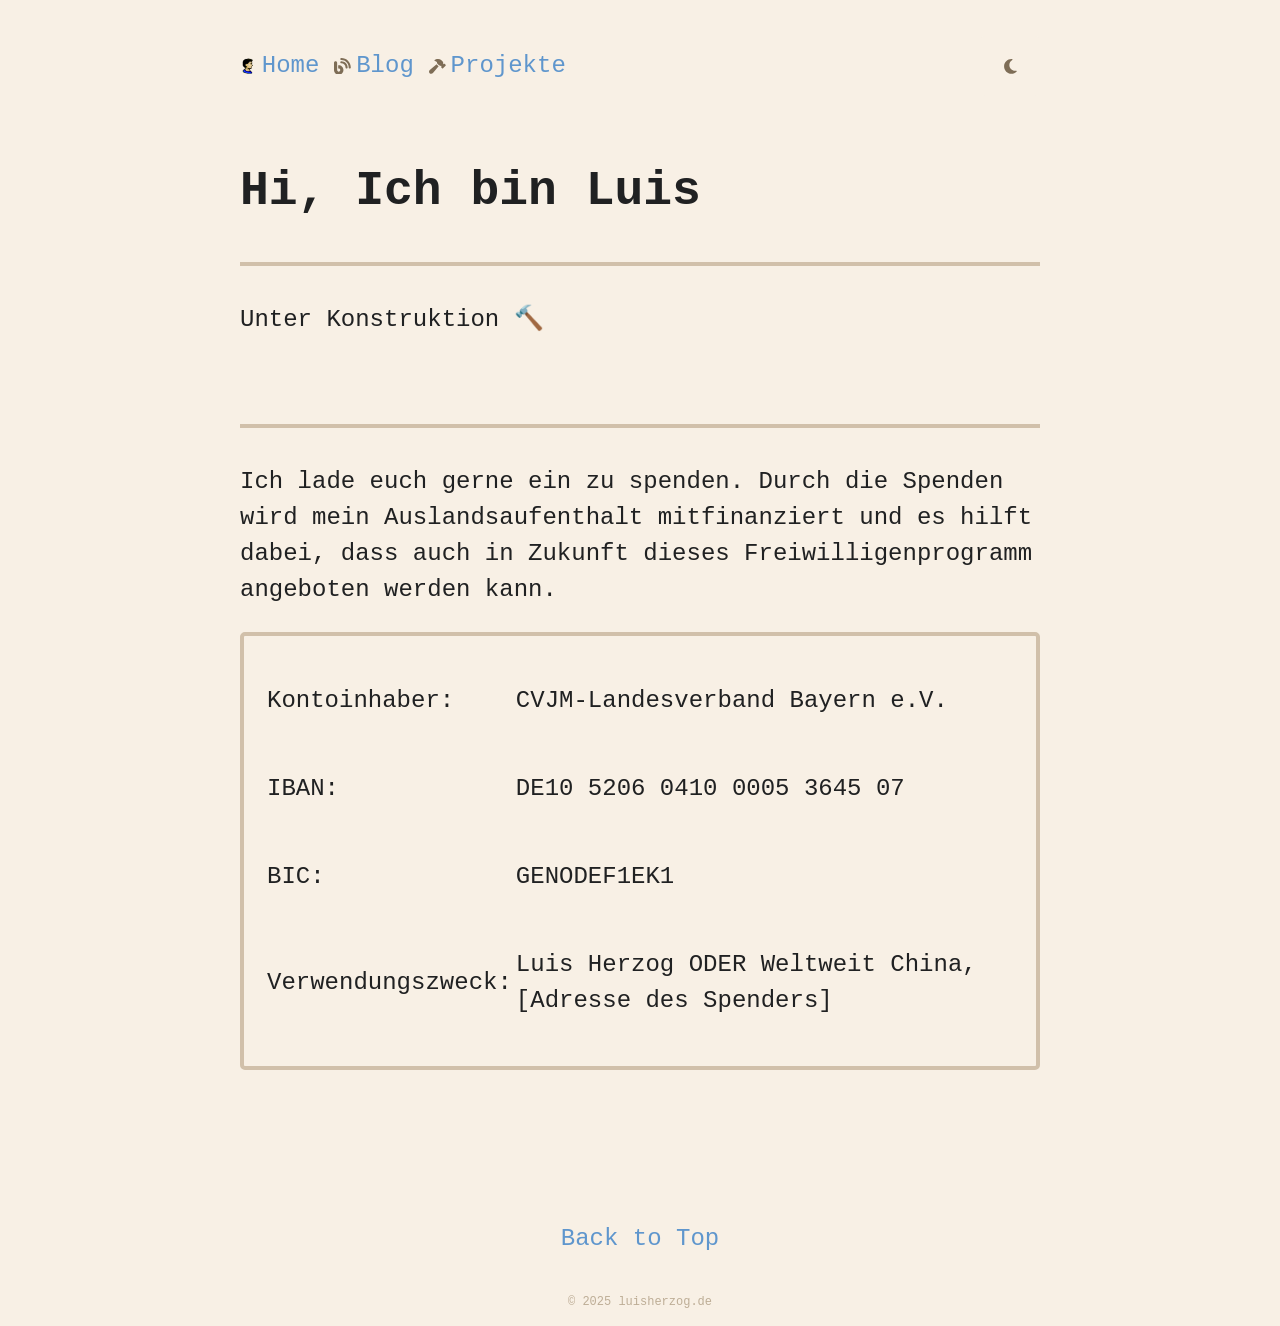
<file: index.html>
<!DOCTYPE html>
<html lang="de">
<head>
    <meta charset="UTF-8">
    <meta name="viewport" content="width=device-width, initial-scale=1.0">
    <title>Home</title>
    <link rel="stylesheet" href="./static/css/index.css">
    <link rel="shortcut icon" href="./static/assets/favicon.png" type="image/x-icon">
    <script defer src="./static/js/theme.js"></script>


</head>
<body>
    <header>
        <nav>
            <ul>
                <li>
                    <a class="link-one" href="" >
                        <img class="header-logo" src="/static/assets/pfp_cropped.png" alt="logo">
                        <p>Home</p>
                    </a>
                </li>
                <li>
                    <a class="link-two" href="./blog/">
                        <svg class="header-logo" xmlns="http://www.w3.org/2000/svg" viewBox="0 0 512 512"><!--!Font Awesome Free 6.6.0 by @fontawesome - https://fontawesome.com License - https://fontawesome.com/license/free Copyright 2024 Fonticons, Inc.--><path fill="currentColor" d="M192 32c0 17.7 14.3 32 32 32c123.7 0 224 100.3 224 224c0 17.7 14.3 32 32 32s32-14.3 32-32C512 128.9 383.1 0 224 0c-17.7 0-32 14.3-32 32zm0 96c0 17.7 14.3 32 32 32c70.7 0 128 57.3 128 128c0 17.7 14.3 32 32 32s32-14.3 32-32c0-106-86-192-192-192c-17.7 0-32 14.3-32 32zM96 144c0-26.5-21.5-48-48-48S0 117.5 0 144L0 368c0 79.5 64.5 144 144 144s144-64.5 144-144s-64.5-144-144-144l-16 0 0 96 16 0c26.5 0 48 21.5 48 48s-21.5 48-48 48s-48-21.5-48-48l0-224z"/></svg>
                        <p>Blog</p>
                    </a>
                </li>
                <li>
                    <a class="link-three" href="./projects/">
                        <svg xmlns="http://www.w3.org/2000/svg" viewBox="0 0 576 512"><!--!Font Awesome Free 6.6.0 by @fontawesome - https://fontawesome.com License - https://fontawesome.com/license/free Copyright 2024 Fonticons, Inc.--><path fill="currentColor" d="M413.5 237.5c-28.2 4.8-58.2-3.6-80-25.4l-38.1-38.1C280.4 159 272 138.8 272 117.6l0-12.1L192.3 62c-5.3-2.9-8.6-8.6-8.3-14.7s3.9-11.5 9.5-14l47.2-21C259.1 4.2 279 0 299.2 0l18.1 0c36.7 0 72 14 98.7 39.1l44.6 42c24.2 22.8 33.2 55.7 26.6 86L503 183l8-8c9.4-9.4 24.6-9.4 33.9 0l24 24c9.4 9.4 9.4 24.6 0 33.9l-88 88c-9.4 9.4-24.6 9.4-33.9 0l-24-24c-9.4-9.4-9.4-24.6 0-33.9l8-8-17.5-17.5zM27.4 377.1L260.9 182.6c3.5 4.9 7.5 9.6 11.8 14l38.1 38.1c6 6 12.4 11.2 19.2 15.7L134.9 484.6c-14.5 17.4-36 27.4-58.6 27.4C34.1 512 0 477.8 0 435.7c0-22.6 10.1-44.1 27.4-58.6z"/></svg>
                        <p>Projekte</p>
                    </a>
                </li>
            </ul>
        </nav>
        
        <div class="color-switch-holder">
            <button class="color-switch-button" id="color-switch-button">
                <svg xmlns="http://www.w3.org/2000/svg" viewBox="0 0 384 512"><!--!Font Awesome Free 6.7.2 by @fontawesome - https://fontawesome.com License - https://fontawesome.com/license/free Copyright 2025 Fonticons, Inc.--><path fill="currentColor" d="M223.5 32C100 32 0 132.3 0 256S100 480 223.5 480c60.6 0 115.5-24.2 155.8-63.4c5-4.9 6.3-12.5 3.1-18.7s-10.1-9.7-17-8.5c-9.8 1.7-19.8 2.6-30.1 2.6c-96.9 0-175.5-78.8-175.5-176c0-65.8 36-123.1 89.3-153.3c6.1-3.5 9.2-10.5 7.7-17.3s-7.3-11.9-14.3-12.5c-6.3-.5-12.6-.8-19-.8z"/></svg>
            </button>
            
        </div>
    </header>
    <div class="content-holder">
        <div class="content">
            <div id="start"></div>
            <h1 class="intro">Hi, Ich bin Luis</h1>
            <hr>
            <p>Unter Konstruktion 🔨</p>
        
    
            <div class="pre-footer">
                <hr>
                <p>Ich lade euch gerne ein zu spenden. Durch die Spenden wird mein Auslandsaufenthalt mitfinanziert und es hilft dabei, dass auch in Zukunft dieses Freiwilligenprogramm angeboten werden kann.
                </p>
                <table id="spenden-tabelle">
                    <tbody>
                        <tr>
                            <td><p>Kontoinhaber: </p></td>
                            <td><p>CVJM-Landesverband Bayern e.V.</p></td>
                        </tr>
                        <tr>
                            <td><p>IBAN:</p></td>
                            <td><p>DE10 5206 0410 0005 3645 07</p></td>
                        </tr>
                        <tr>
                            <td><p>BIC:</p></td>
                            <td><p>GENODEF1EK1</p></td>
                        </tr>
                        <tr>
                            <td><p>Verwendungszweck:</p></td>
                            <td><p>Luis Herzog ODER Weltweit China, [Adresse des Spenders]</p></td>
                        </tr>
                    </tbody>
                </table>
                <br>
                <a href="#start" class="flex-center">
                    <p>Back to Top</p>

                </a>
            </div>
        </div>
    </div>
    <footer>
        <p class="text-dim">© 2025 luisherzog.de</p>
    </footer>
</body>
</html>
</file>
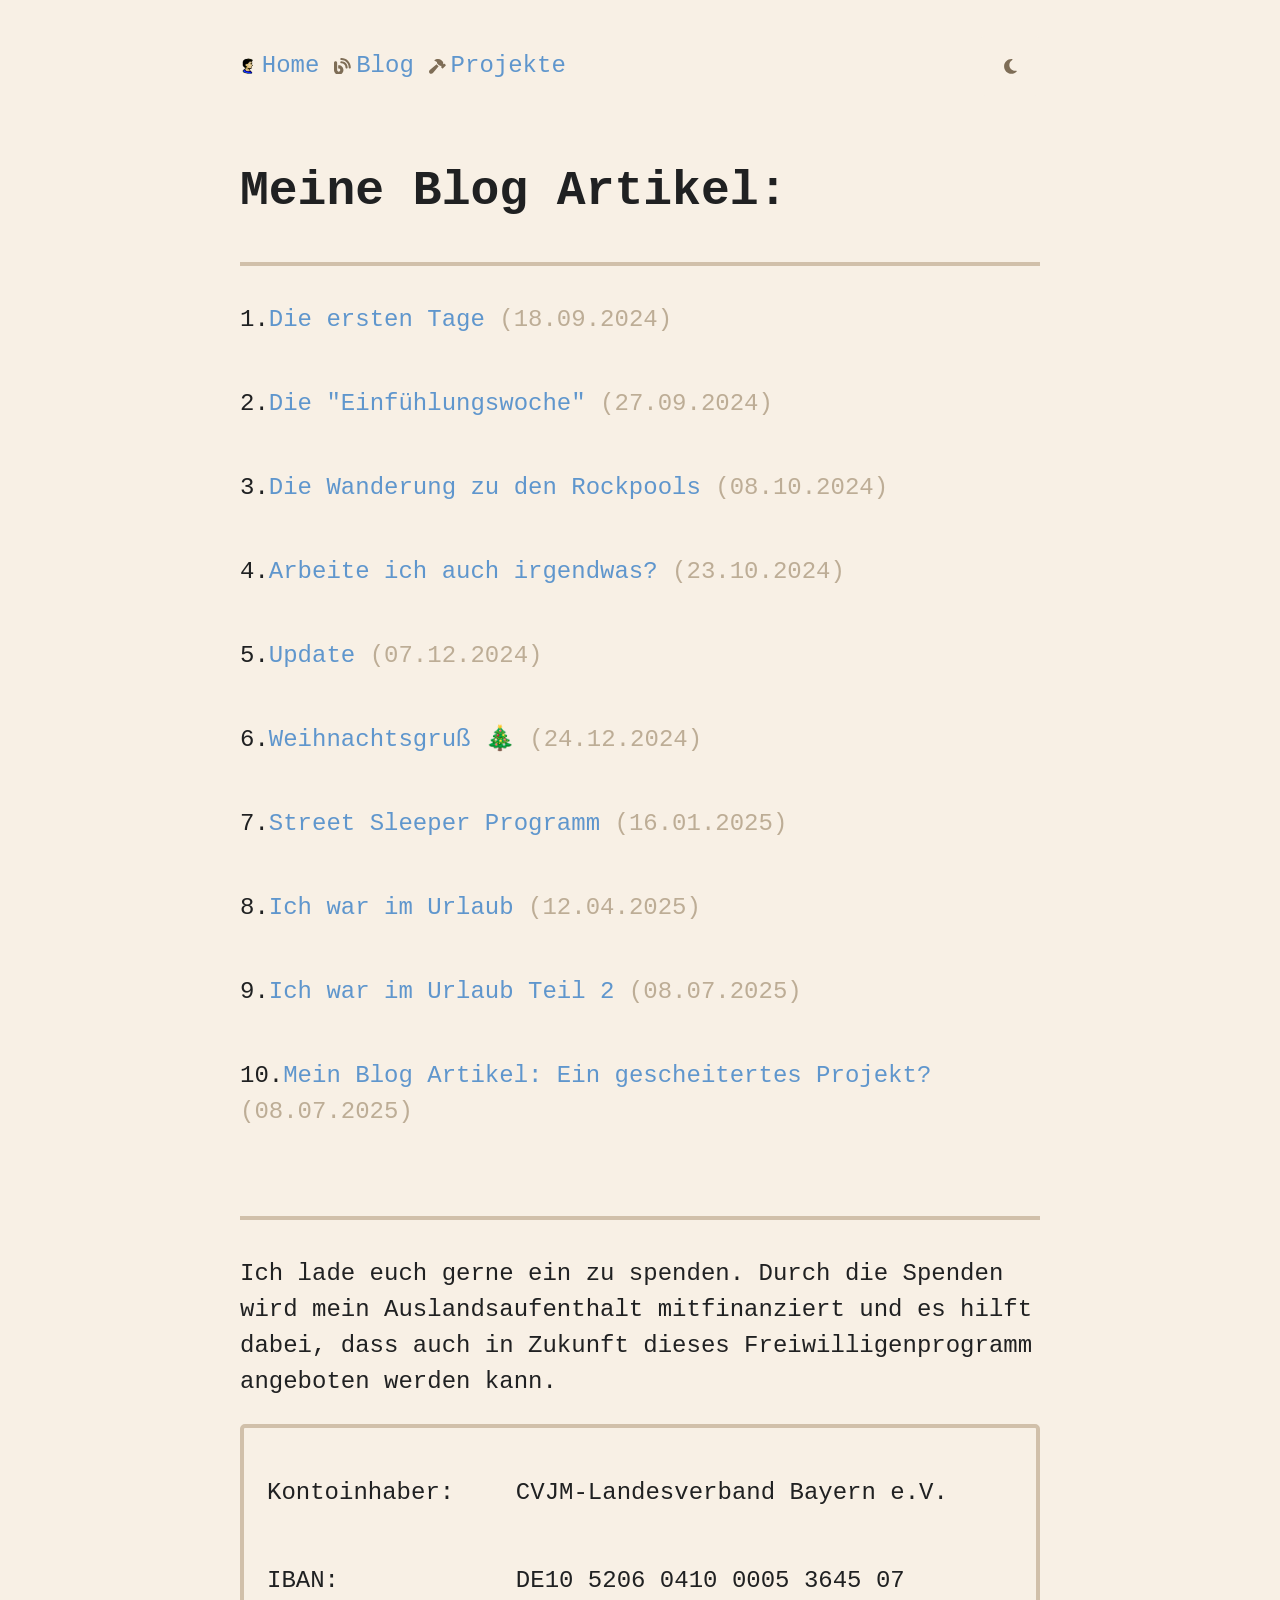
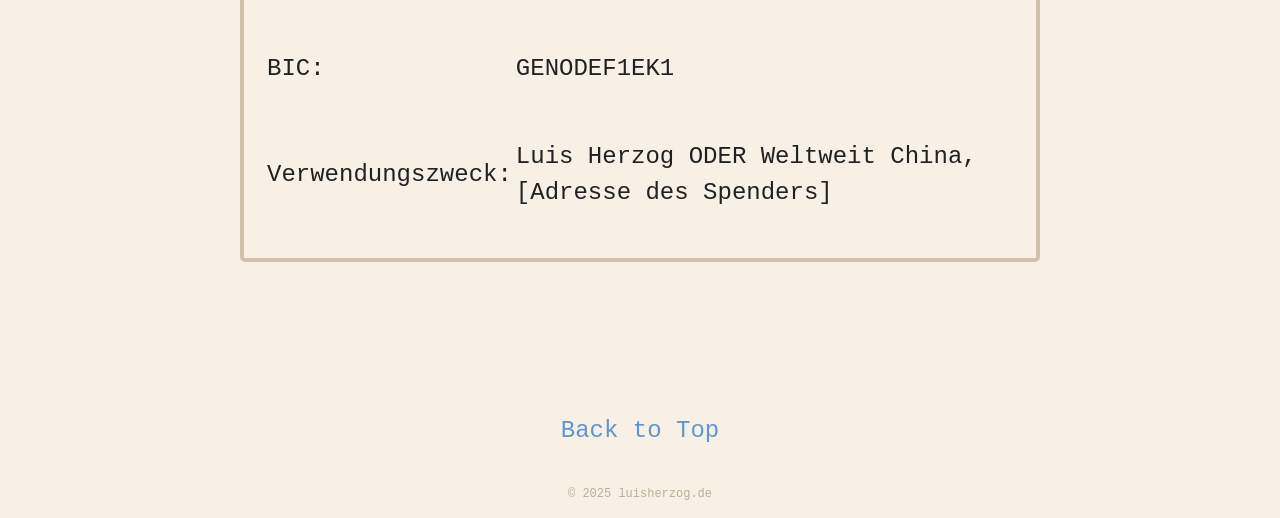
<file: blog/index.html>
<!DOCTYPE html>
<html lang="de">
<head>
    <meta charset="UTF-8">
    <meta name="viewport" content="width=device-width, initial-scale=1.0">
    <title>My Blog Articles</title>
    <link rel="stylesheet" href="../static/css/index.css">
    <link rel="shortcut icon" href="../static/assets/favicon.png" type="image/x-icon">
    <script defer src="../static/js/theme.js"></script>

</head>
<body>
    <header>
        <nav>
            <ul>
                <li>
                    <a class="link-one" href="../" >
                        <img class="header-logo" src="../static/assets/pfp_cropped.png" alt="logo">
                        <p>Home</p>
                    </a>
                </li>
                <li>
                    <a class="link-two" href="../blog/">
                        <svg class="header-logo" xmlns="http://www.w3.org/2000/svg" viewBox="0 0 512 512"><!--!Font Awesome Free 6.6.0 by @fontawesome - https://fontawesome.com License - https://fontawesome.com/license/free Copyright 2024 Fonticons, Inc.--><path fill="currentColor" d="M192 32c0 17.7 14.3 32 32 32c123.7 0 224 100.3 224 224c0 17.7 14.3 32 32 32s32-14.3 32-32C512 128.9 383.1 0 224 0c-17.7 0-32 14.3-32 32zm0 96c0 17.7 14.3 32 32 32c70.7 0 128 57.3 128 128c0 17.7 14.3 32 32 32s32-14.3 32-32c0-106-86-192-192-192c-17.7 0-32 14.3-32 32zM96 144c0-26.5-21.5-48-48-48S0 117.5 0 144L0 368c0 79.5 64.5 144 144 144s144-64.5 144-144s-64.5-144-144-144l-16 0 0 96 16 0c26.5 0 48 21.5 48 48s-21.5 48-48 48s-48-21.5-48-48l0-224z"/></svg>
                        <p>Blog</p>
                    </a>
                </li>
                <li>
                    <a class="link-three" href="../projects/">
                        <svg xmlns="http://www.w3.org/2000/svg" viewBox="0 0 576 512"><!--!Font Awesome Free 6.6.0 by @fontawesome - https://fontawesome.com License - https://fontawesome.com/license/free Copyright 2024 Fonticons, Inc.--><path fill="currentColor" d="M413.5 237.5c-28.2 4.8-58.2-3.6-80-25.4l-38.1-38.1C280.4 159 272 138.8 272 117.6l0-12.1L192.3 62c-5.3-2.9-8.6-8.6-8.3-14.7s3.9-11.5 9.5-14l47.2-21C259.1 4.2 279 0 299.2 0l18.1 0c36.7 0 72 14 98.7 39.1l44.6 42c24.2 22.8 33.2 55.7 26.6 86L503 183l8-8c9.4-9.4 24.6-9.4 33.9 0l24 24c9.4 9.4 9.4 24.6 0 33.9l-88 88c-9.4 9.4-24.6 9.4-33.9 0l-24-24c-9.4-9.4-9.4-24.6 0-33.9l8-8-17.5-17.5zM27.4 377.1L260.9 182.6c3.5 4.9 7.5 9.6 11.8 14l38.1 38.1c6 6 12.4 11.2 19.2 15.7L134.9 484.6c-14.5 17.4-36 27.4-58.6 27.4C34.1 512 0 477.8 0 435.7c0-22.6 10.1-44.1 27.4-58.6z"/></svg>
                        <p>Projekte</p>
                    </a>
                </li>
            </ul>
        </nav>
        
        <div class="color-switch-holder">
            <button class="color-switch-button" id="color-switch-button">
                <svg xmlns="http://www.w3.org/2000/svg" viewBox="0 0 384 512"><!--!Font Awesome Free 6.7.2 by @fontawesome - https://fontawesome.com License - https://fontawesome.com/license/free Copyright 2025 Fonticons, Inc.--><path fill="currentColor" d="M223.5 32C100 32 0 132.3 0 256S100 480 223.5 480c60.6 0 115.5-24.2 155.8-63.4c5-4.9 6.3-12.5 3.1-18.7s-10.1-9.7-17-8.5c-9.8 1.7-19.8 2.6-30.1 2.6c-96.9 0-175.5-78.8-175.5-176c0-65.8 36-123.1 89.3-153.3c6.1-3.5 9.2-10.5 7.7-17.3s-7.3-11.9-14.3-12.5c-6.3-.5-12.6-.8-19-.8z"/></svg>
            </button>
            
        </div>
    </header>
    
    <div class="content-holder">
        <div class="content">
            <div id="start"></div>
            <h1>Meine Blog Artikel:</h1>
            <hr>
            <p>1.<a href="./1/">Die ersten Tage</a><span class="text-dim"> (18.09.2024)</span></p>
            <p>2.<a href="./2/">Die "Einfühlungswoche"</a><span class="text-dim"> (27.09.2024)</span></p>
            <p>3.<a href="./3/">Die Wanderung zu den Rockpools</a><span class="text-dim"> (08.10.2024)</span></p>
            <p>4.<a href="./4/">Arbeite ich auch irgendwas?</a><span class="text-dim"> (23.10.2024)</span></p>
            <p>5.<a href="./5/">Update</a><span class="text-dim"> (07.12.2024)</span></p>
            <p>6.<a href="./6/">Weihnachtsgruß 🎄</a><span class="text-dim"> (24.12.2024)</span></p>
            <p>7.<a href="./7/">Street Sleeper Programm</a><span class="text-dim"> (16.01.2025)</span></p>
            <p>8.<a href="./8/">Ich war im Urlaub</a><span class="text-dim"> (12.04.2025)</span></p>
            <p>9.<a href="./9/">Ich war im Urlaub Teil 2</a><span class="text-dim"> (08.07.2025)</span></p>
            <p>10.<a href="./10/">Mein Blog Artikel: Ein gescheitertes Projekt?</a><span class="text-dim"> (08.07.2025)</span></p>

            <div class="pre-footer">
                <hr>
                <p>Ich lade euch gerne ein zu spenden. Durch die Spenden wird mein Auslandsaufenthalt mitfinanziert und es hilft dabei, dass auch in Zukunft dieses Freiwilligenprogramm angeboten werden kann.
                </p>
                <table id="spenden-tabelle">
                    <tbody>
                        <tr>
                            <td><p>Kontoinhaber: </p></td>
                            <td><p>CVJM-Landesverband Bayern e.V.</p></td>
                        </tr>
                        <tr>
                            <td><p>IBAN:</p></td>
                            <td><p>DE10 5206 0410 0005 3645 07</p></td>
                        </tr>
                        <tr>
                            <td><p>BIC:</p></td>
                            <td><p>GENODEF1EK1</p></td>
                        </tr>
                        <tr>
                            <td><p>Verwendungszweck:</p></td>
                            <td><p>Luis Herzog ODER Weltweit China, [Adresse des Spenders]</p></td>
                        </tr>
                    </tbody>
                </table>
                <br>
                <a href="#start" class="flex-center">
                    <p>Back to Top</p>

                </a>
            </div>
        </div>
    </div>
    <footer>
        <p class="text-dim">© 2025 luisherzog.de</p>
    </footer>
</body>
</html>
</file>
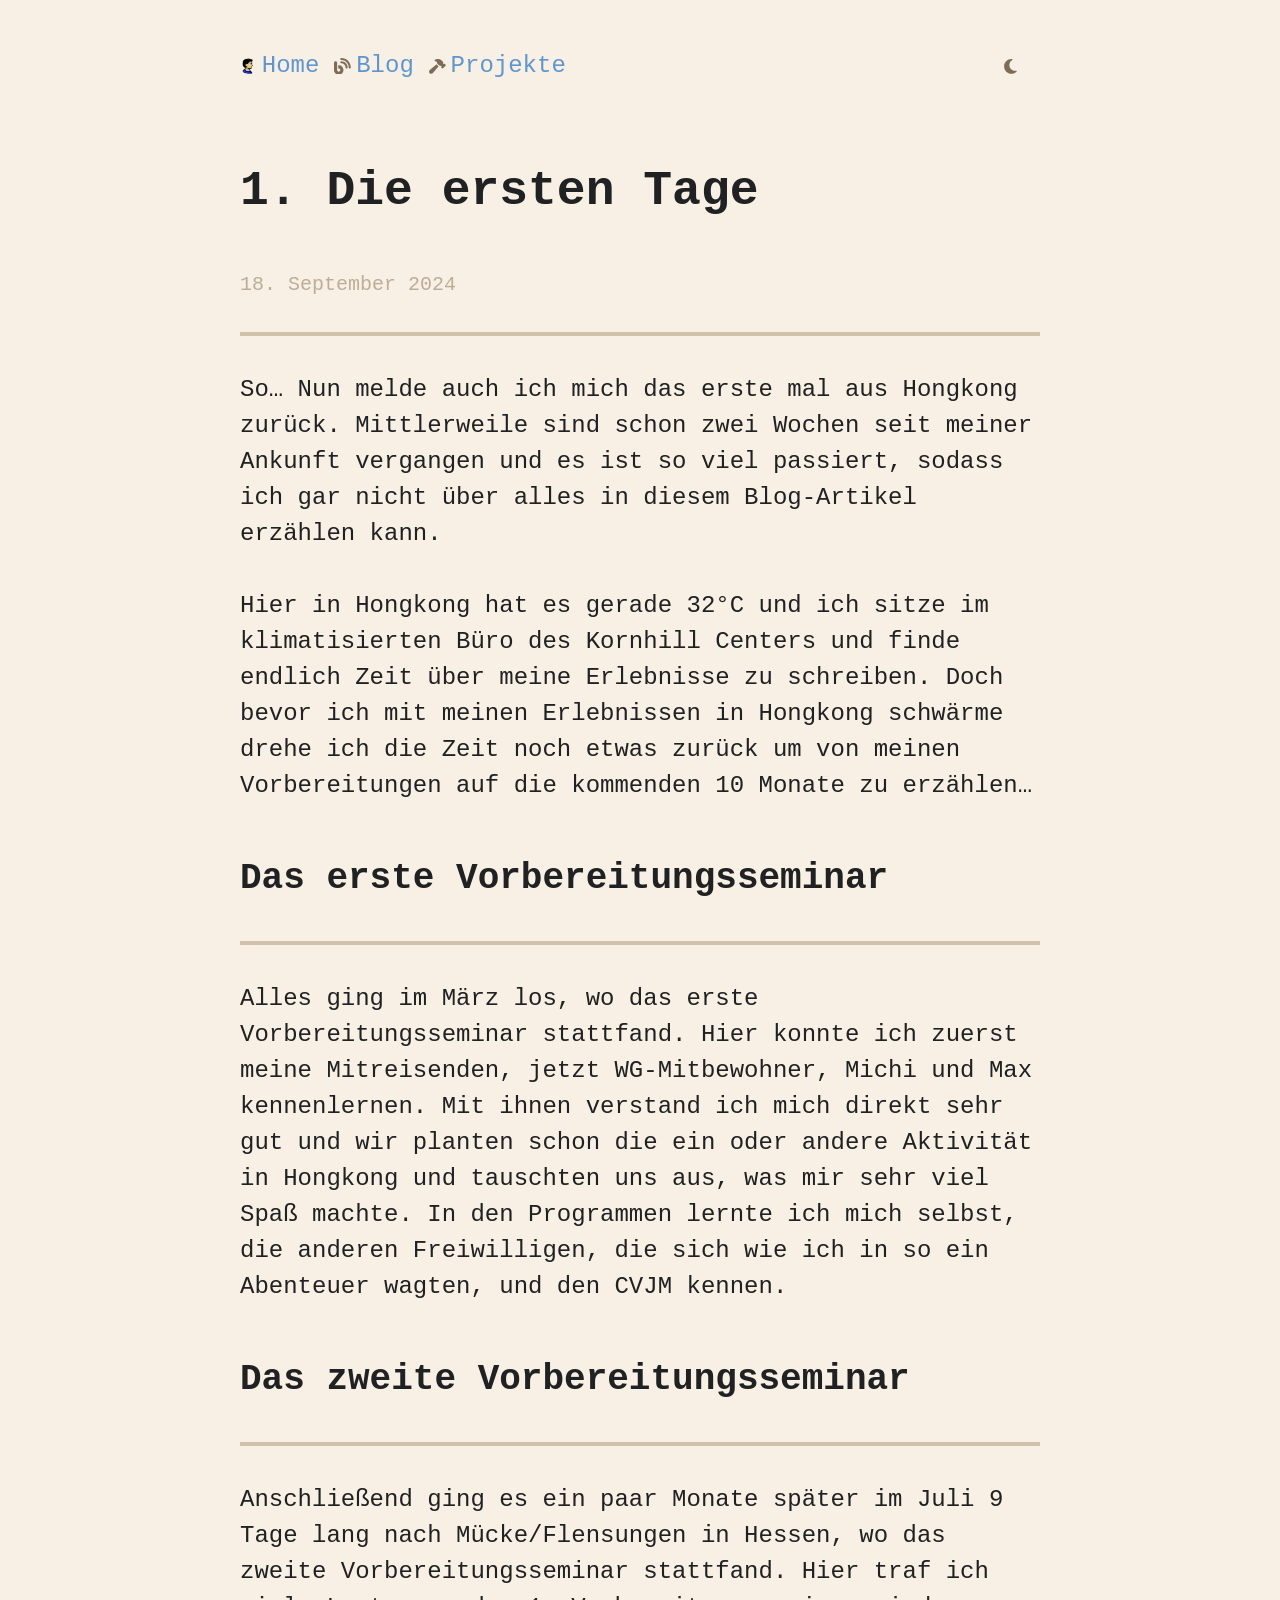
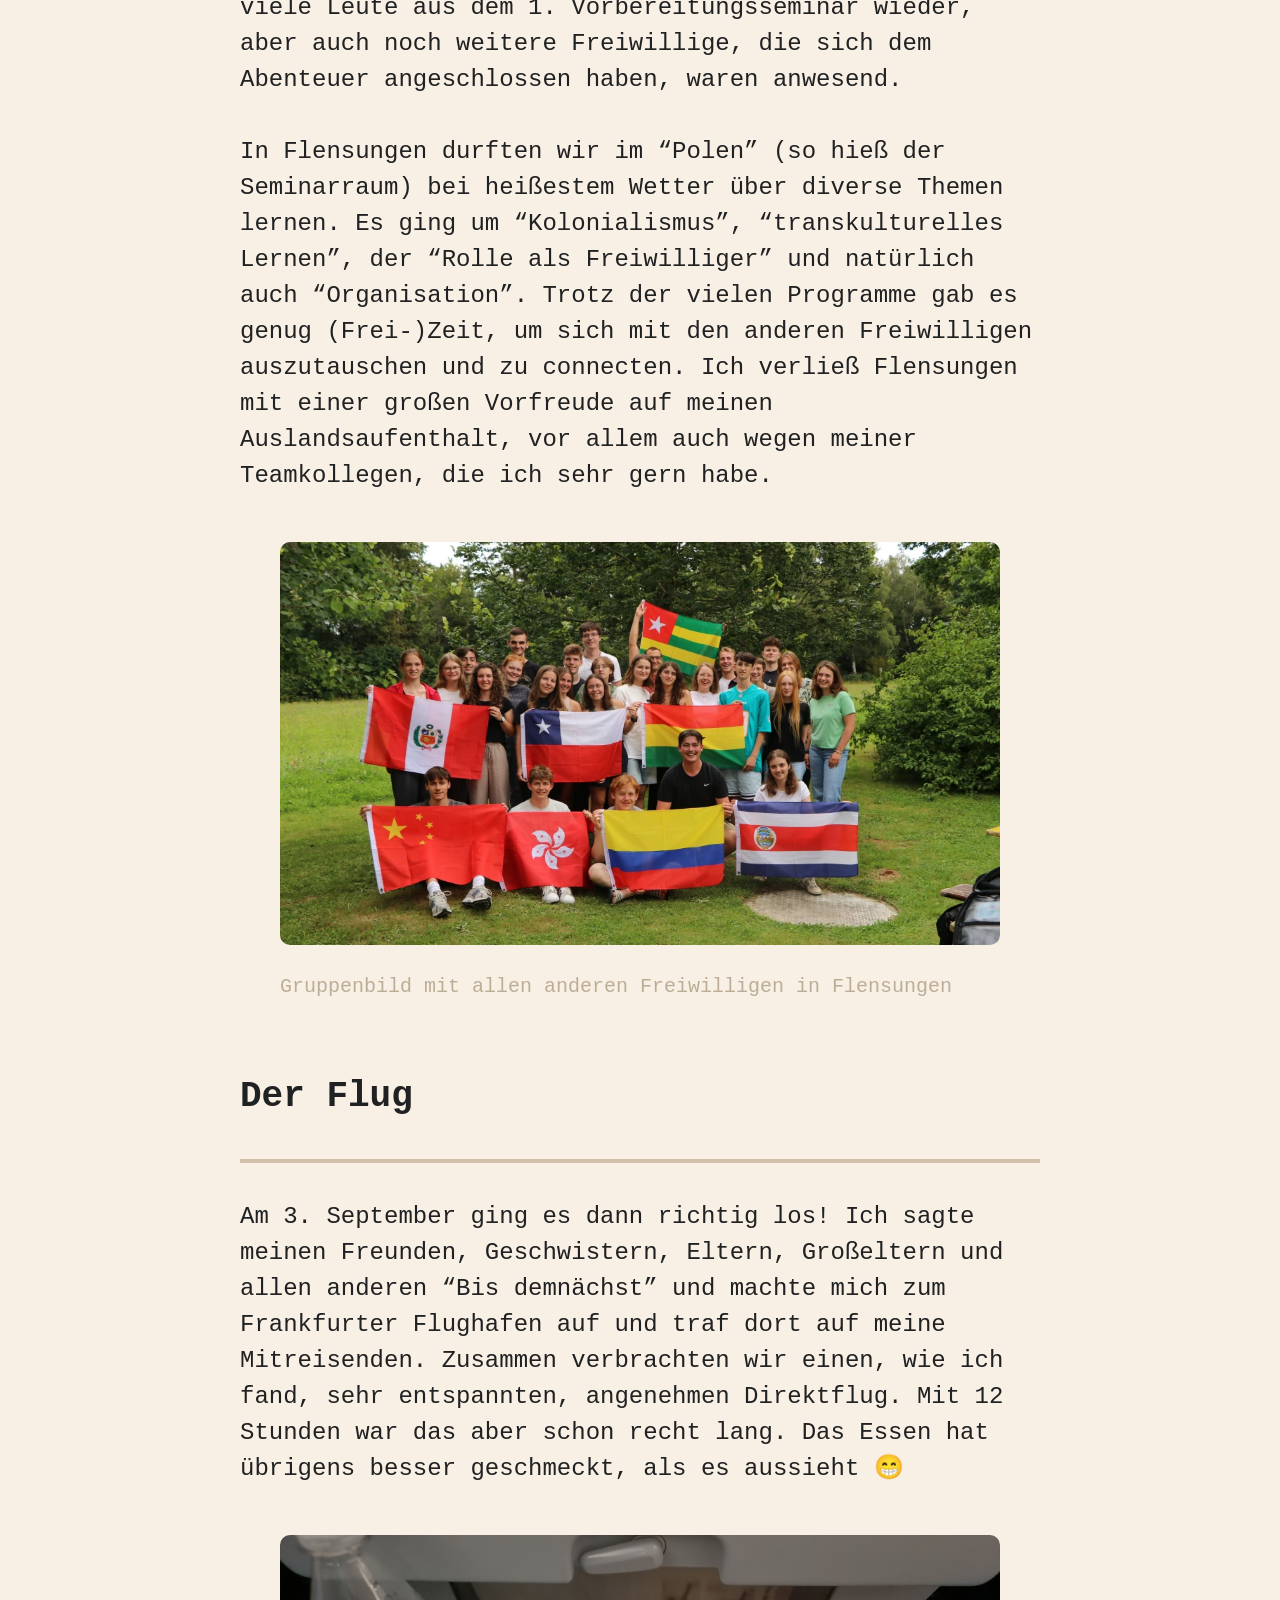
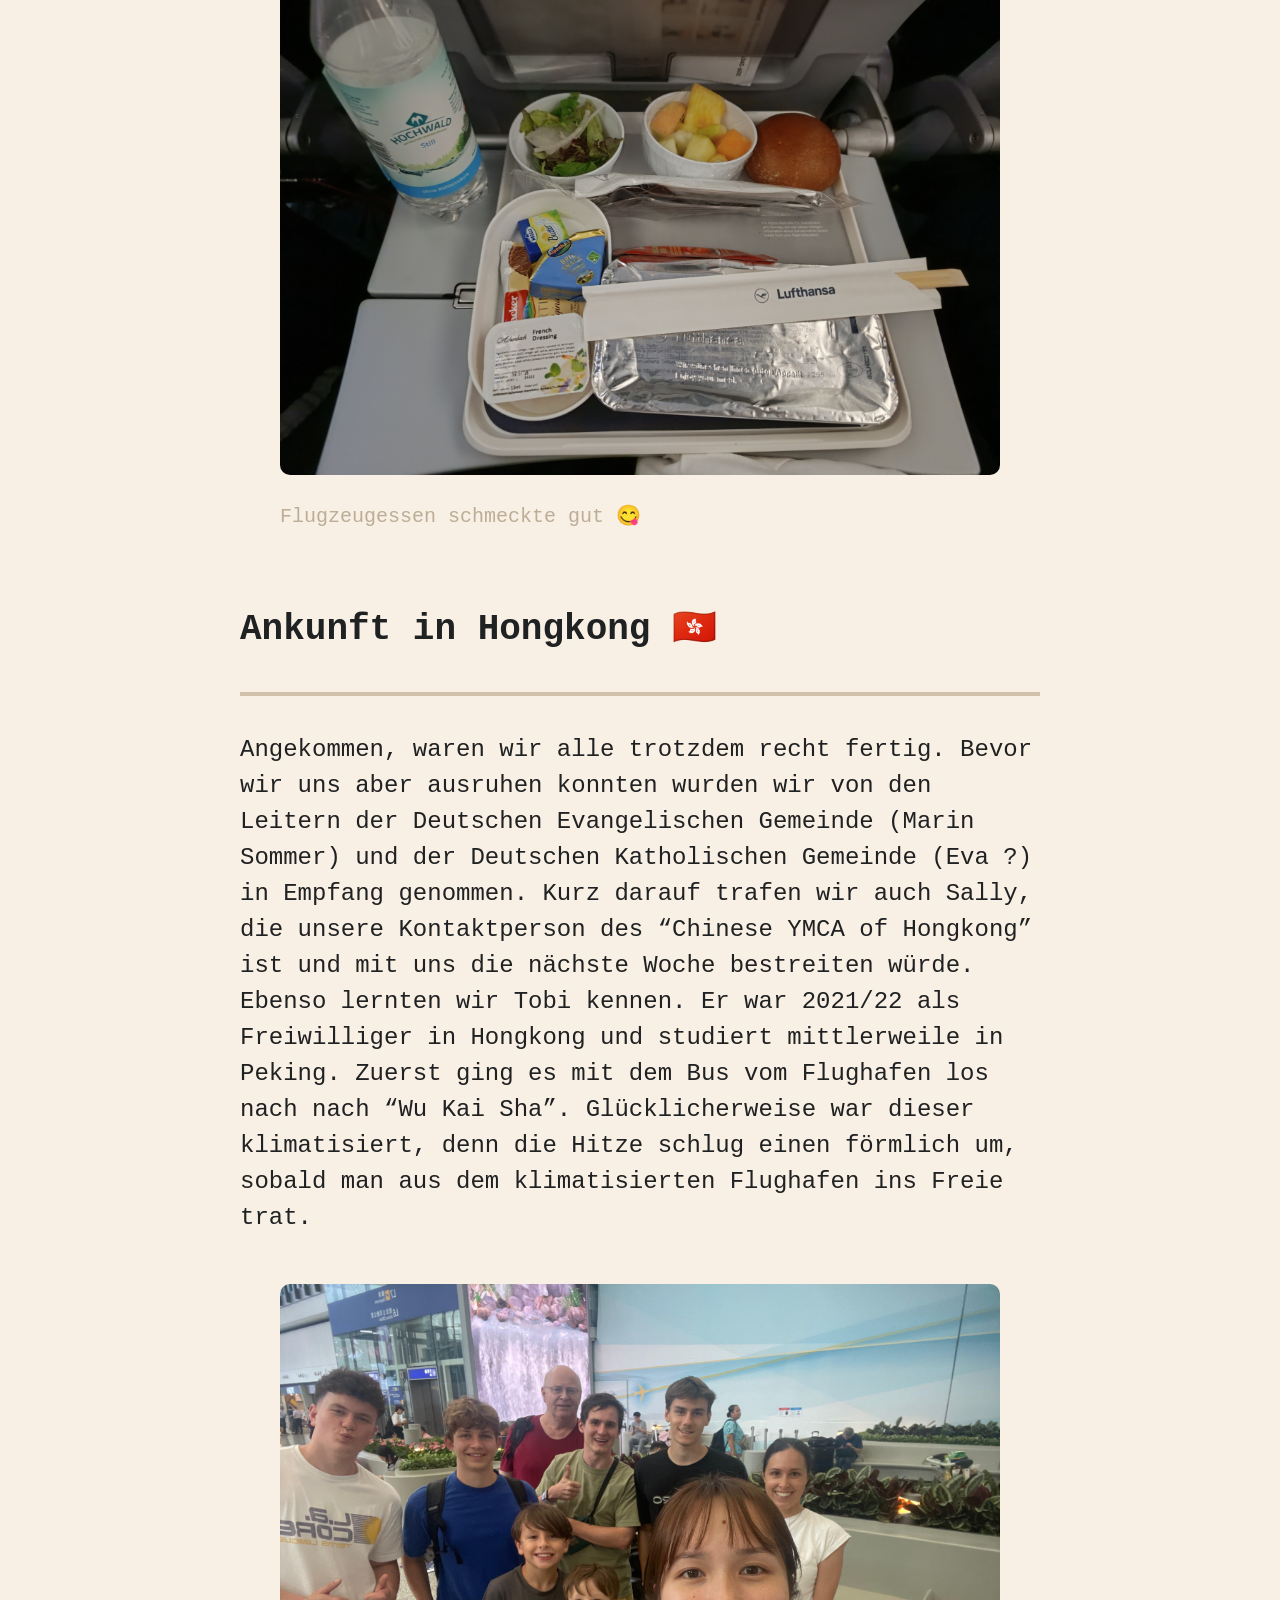
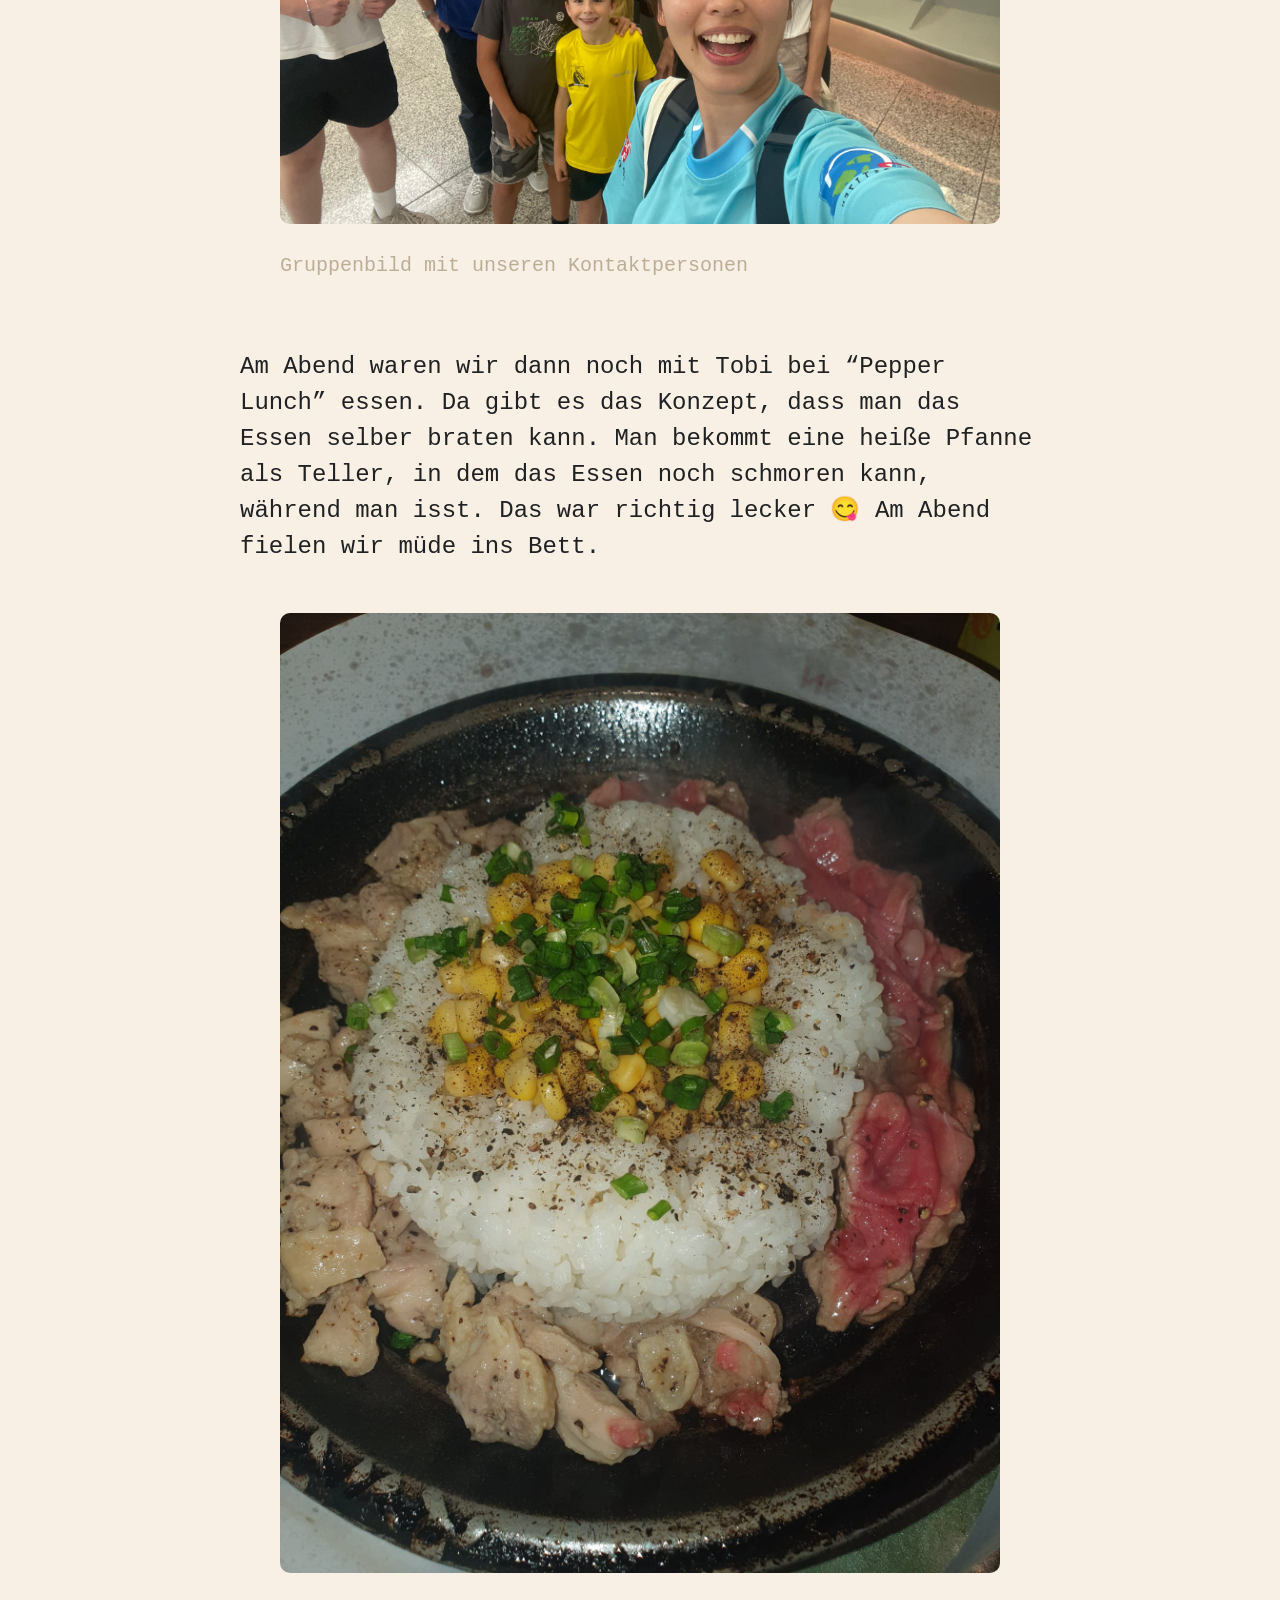
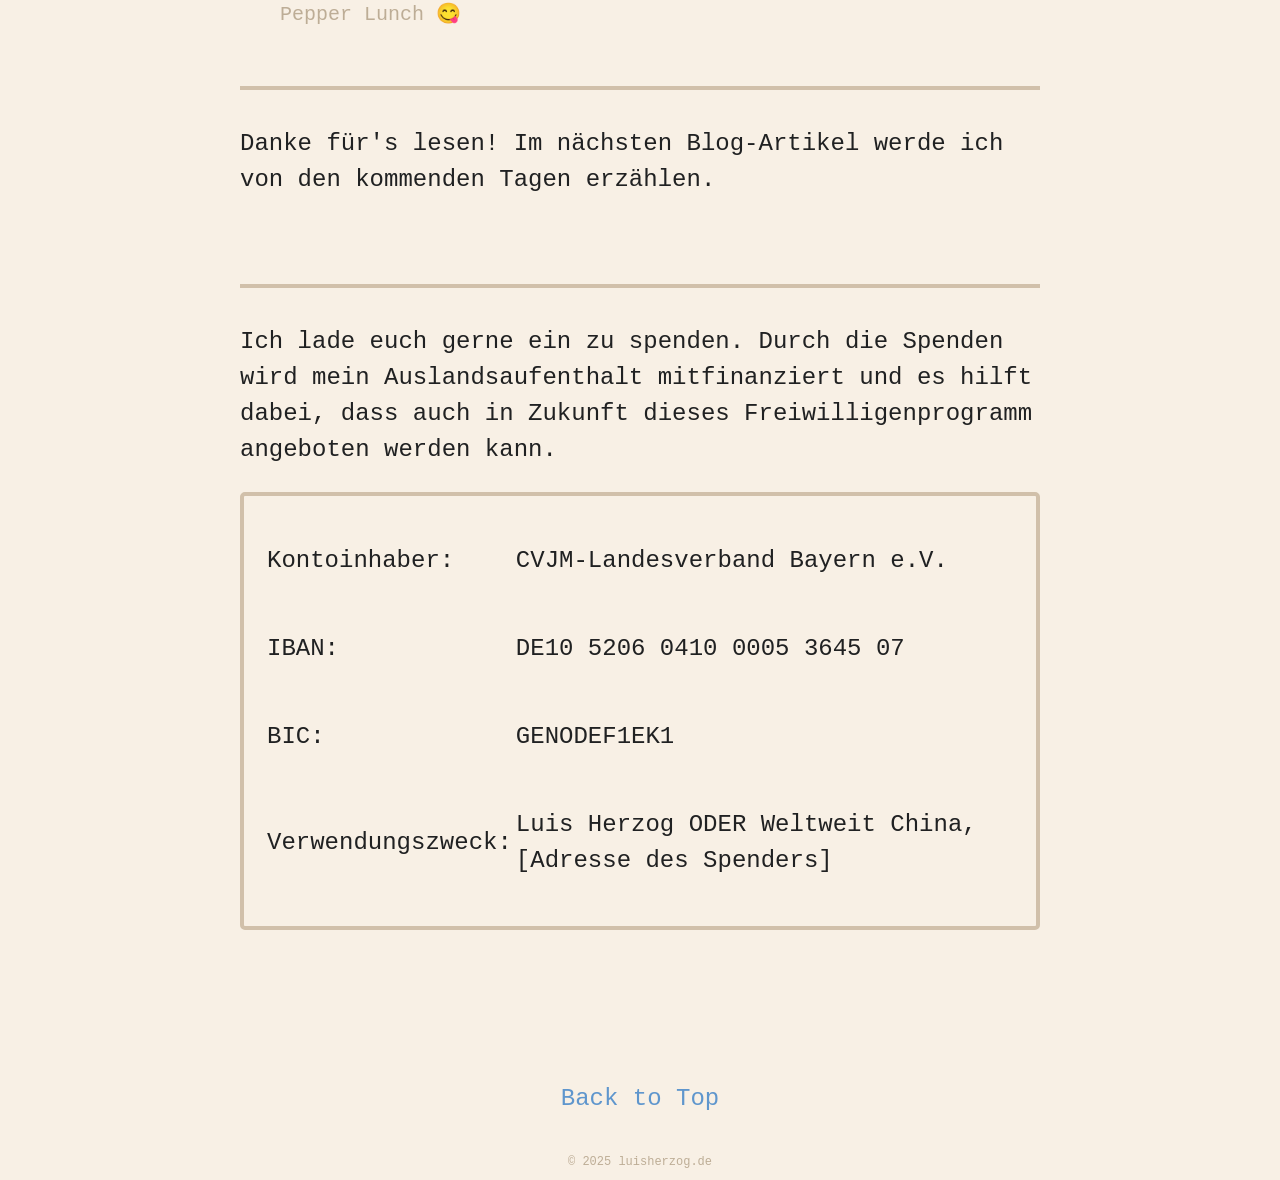
<file: blog/1/index.html>
<!DOCTYPE html>
<html lang="de">
<head>
    <meta charset="UTF-8">
    <meta name="viewport" content="width=device-width, initial-scale=1.0">
    <meta name="description" content="In diesem Artikel geht es um meine Anreise nach Hongkong und alles was sich davor abgespielt hat. Viel Spaß beim lesen!">
    <title>Die ersten Tage</title>
    <link rel="stylesheet" href="../../static/css/index.css">
    <link rel="shortcut icon" href="../../static/assets/favicon.png" type="image/x-icon">
    <script defer src="../../static/js/theme.js"></script>

</head>
<body>
    <header>
        <nav>
            <ul>
                <li>
                    <a class="link-one" href="../../" >
                        <img class="header-logo" src="../../static/assets/pfp_cropped.png" alt="logo">
                        <p>Home</p>
                    </a>
                </li>
                <li>
                    <a class="link-two" href="../../blog/">
                        <svg class="header-logo" xmlns="http://www.w3.org/2000/svg" viewBox="0 0 512 512"><!--!Font Awesome Free 6.6.0 by @fontawesome - https://fontawesome.com License - https://fontawesome.com/license/free Copyright 2024 Fonticons, Inc.--><path fill="currentColor" d="M192 32c0 17.7 14.3 32 32 32c123.7 0 224 100.3 224 224c0 17.7 14.3 32 32 32s32-14.3 32-32C512 128.9 383.1 0 224 0c-17.7 0-32 14.3-32 32zm0 96c0 17.7 14.3 32 32 32c70.7 0 128 57.3 128 128c0 17.7 14.3 32 32 32s32-14.3 32-32c0-106-86-192-192-192c-17.7 0-32 14.3-32 32zM96 144c0-26.5-21.5-48-48-48S0 117.5 0 144L0 368c0 79.5 64.5 144 144 144s144-64.5 144-144s-64.5-144-144-144l-16 0 0 96 16 0c26.5 0 48 21.5 48 48s-21.5 48-48 48s-48-21.5-48-48l0-224z"/></svg>
                        <p>Blog</p>
                    </a>
                </li>
                <li>
                    <a class="link-three" href="../../projects/">
                        <svg xmlns="http://www.w3.org/2000/svg" viewBox="0 0 576 512"><!--!Font Awesome Free 6.6.0 by @fontawesome - https://fontawesome.com License - https://fontawesome.com/license/free Copyright 2024 Fonticons, Inc.--><path fill="currentColor" d="M413.5 237.5c-28.2 4.8-58.2-3.6-80-25.4l-38.1-38.1C280.4 159 272 138.8 272 117.6l0-12.1L192.3 62c-5.3-2.9-8.6-8.6-8.3-14.7s3.9-11.5 9.5-14l47.2-21C259.1 4.2 279 0 299.2 0l18.1 0c36.7 0 72 14 98.7 39.1l44.6 42c24.2 22.8 33.2 55.7 26.6 86L503 183l8-8c9.4-9.4 24.6-9.4 33.9 0l24 24c9.4 9.4 9.4 24.6 0 33.9l-88 88c-9.4 9.4-24.6 9.4-33.9 0l-24-24c-9.4-9.4-9.4-24.6 0-33.9l8-8-17.5-17.5zM27.4 377.1L260.9 182.6c3.5 4.9 7.5 9.6 11.8 14l38.1 38.1c6 6 12.4 11.2 19.2 15.7L134.9 484.6c-14.5 17.4-36 27.4-58.6 27.4C34.1 512 0 477.8 0 435.7c0-22.6 10.1-44.1 27.4-58.6z"/></svg>
                        <p>Projekte</p>
                    </a>
                </li>
            </ul>
        </nav>
        
        <div class="color-switch-holder">
            <button class="color-switch-button" id="color-switch-button">
                <svg xmlns="http://www.w3.org/2000/svg" viewBox="0 0 384 512"><!--!Font Awesome Free 6.7.2 by @fontawesome - https://fontawesome.com License - https://fontawesome.com/license/free Copyright 2025 Fonticons, Inc.--><path fill="currentColor" d="M223.5 32C100 32 0 132.3 0 256S100 480 223.5 480c60.6 0 115.5-24.2 155.8-63.4c5-4.9 6.3-12.5 3.1-18.7s-10.1-9.7-17-8.5c-9.8 1.7-19.8 2.6-30.1 2.6c-96.9 0-175.5-78.8-175.5-176c0-65.8 36-123.1 89.3-153.3c6.1-3.5 9.2-10.5 7.7-17.3s-7.3-11.9-14.3-12.5c-6.3-.5-12.6-.8-19-.8z"/></svg>
            </button>
            
        </div>
    </header>
    
    <div class="content-holder">
        <div class="content">
            <div id="start"></div> 
            <h1 class="intro">1. Die ersten Tage</h1>
            <p class="text-dim date">18. September 2024</p>
            <hr>
            <p>So… Nun melde auch ich mich das erste mal aus Hongkong zurück. Mittlerweile sind schon zwei Wochen seit meiner Ankunft vergangen und es ist so viel passiert, sodass ich gar nicht über alles in diesem Blog-Artikel erzählen kann.

                <br>
                <br>
                Hier in Hongkong hat es gerade 32°C und ich sitze im klimatisierten Büro des Kornhill Centers und finde endlich Zeit über meine Erlebnisse zu schreiben. Doch bevor ich mit meinen Erlebnissen in Hongkong schwärme drehe ich die Zeit noch etwas zurück um von meinen Vorbereitungen auf die kommenden 10 Monate zu erzählen…
                
            </p>
            <h2>Das erste Vorbereitungsseminar</h2>
            <hr>
            <p>Alles ging im März los, wo das erste Vorbereitungsseminar stattfand. Hier konnte ich zuerst meine Mitreisenden, jetzt WG-Mitbewohner, Michi und Max kennenlernen. Mit ihnen verstand ich mich direkt sehr gut und wir planten schon die ein oder andere Aktivität in Hongkong und tauschten uns aus, was mir sehr viel Spaß machte. In den Programmen lernte ich mich selbst, die anderen Freiwilligen, die sich wie ich in so ein Abenteuer wagten, und den CVJM kennen.

            </p>
            <h2>Das zweite Vorbereitungsseminar</h2>
            <hr>
            <p>Anschließend ging es ein paar Monate später im Juli 9 Tage lang nach Mücke/Flensungen in Hessen, wo das zweite Vorbereitungsseminar stattfand. Hier traf ich viele Leute aus dem 1. Vorbereitungsseminar wieder, aber auch noch weitere Freiwillige, die sich dem Abenteuer angeschlossen haben, waren anwesend. 
                
                <br>
                <br>
                In Flensungen durften wir im “Polen” (so hieß der Seminarraum) bei heißestem Wetter über diverse Themen lernen. Es ging um “Kolonialismus”, “transkulturelles Lernen”, der “Rolle als Freiwilliger” und natürlich auch “Organisation”. Trotz der vielen Programme gab es genug (Frei-)Zeit, um sich mit den anderen Freiwilligen auszutauschen und zu connecten. Ich verließ Flensungen mit einer großen Vorfreude auf meinen Auslandsaufenthalt, vor allem auch wegen meiner Teamkollegen, die ich sehr gern habe.

            </p>
            <figure>
                <img src="pictures/gruppenbild_flensungen.png" alt="" width="800px">
                <figcaption>
                    <p class="text-dim date">Gruppenbild mit allen anderen Freiwilligen in Flensungen</p>
                </figcaption>
            </figure>
            <h2>Der Flug</h2>
            <hr>
            <p>Am 3. September ging es dann richtig los! Ich sagte meinen Freunden, Geschwistern, Eltern, Großeltern und allen anderen “Bis demnächst” und machte mich zum Frankfurter Flughafen auf und traf dort auf meine Mitreisenden. Zusammen verbrachten wir einen, wie ich fand, sehr entspannten, angenehmen Direktflug. Mit 12 Stunden war das aber schon recht lang. Das Essen hat übrigens besser geschmeckt, als es aussieht 😁

            </p>
            <figure>
                <img src="pictures/flugzeugessen.jpg" alt="" width="800px">
                <figcaption>
                    <p class="text-dim date">Flugzeugessen schmeckte gut 😋</p>
                </figcaption>
            </figure>
            <h2>Ankunft in Hongkong 🇭🇰</h2>
            <hr>
            <p>Angekommen, waren wir alle trotzdem recht fertig. Bevor wir uns aber ausruhen konnten wurden wir von den Leitern der Deutschen Evangelischen Gemeinde (Marin Sommer) und der Deutschen Katholischen Gemeinde (Eva ?) in Empfang genommen. Kurz darauf trafen wir auch Sally, die unsere Kontaktperson des “Chinese YMCA of Hongkong” ist und mit uns die nächste Woche bestreiten würde. Ebenso lernten wir Tobi kennen. Er war 2021/22 als Freiwilliger in Hongkong und studiert mittlerweile in Peking. Zuerst ging es mit dem Bus vom Flughafen los nach nach “Wu Kai Sha”. Glücklicherweise war dieser klimatisiert, denn die Hitze schlug einen förmlich um, sobald man aus dem klimatisierten Flughafen ins Freie trat. 
                </p>
            <figure>
                <img src="pictures/gruppenbild_flughafen.jpg" alt="" width="800px">
                <figcaption>
                    <p class="text-dim date">Gruppenbild mit unseren Kontaktpersonen</p>
                </figcaption>
            </figure>
            <p>Am Abend waren wir dann noch mit Tobi bei “Pepper Lunch” essen. Da gibt es das Konzept, dass man das Essen selber braten kann. Man bekommt eine heiße Pfanne als Teller, in dem das Essen noch schmoren kann, während man isst. Das war richtig lecker 😋 Am Abend fielen wir müde ins Bett.</p>
            <figure>
                <img src="pictures/pepper_lunch.jpg" alt="" width="800px">
                <figcaption>
                    <p class="text-dim date">Pepper Lunch 😋</p>
                </figcaption>
            </figure>
            <hr>
            <p>Danke für's lesen! Im nächsten Blog-Artikel werde ich von den kommenden Tagen erzählen.</p>
        
    
            <div class="pre-footer">
                <hr>
                <p>Ich lade euch gerne ein zu spenden. Durch die Spenden wird mein Auslandsaufenthalt mitfinanziert und es hilft dabei, dass auch in Zukunft dieses Freiwilligenprogramm angeboten werden kann.</p>
                <table id="spenden-tabelle">
                    <tbody>
                        <tr>
                            <td><p>Kontoinhaber: </p></td>
                            <td><p>CVJM-Landesverband Bayern e.V.</p></td>
                        </tr>
                        <tr>
                            <td><p>IBAN:</p></td>
                            <td><p>DE10 5206 0410 0005 3645 07</p></td>
                        </tr>
                        <tr>
                            <td><p>BIC:</p></td>
                            <td><p>GENODEF1EK1</p></td>
                        </tr>
                        <tr>
                            <td><p>Verwendungszweck:</p></td>
                            <td><p>Luis Herzog ODER Weltweit China, [Adresse des Spenders]</p></td>
                        </tr>
                    </tbody>
                </table>
                <br>
                <a href="#start" class="flex-center">
                    <p>Back to Top</p>

                </a>
            </div>
        </div>
    </div>
    <footer>
        <p class="text-dim">© 2025 luisherzog.de</p>
    </footer>
</body>
</html>
</file>
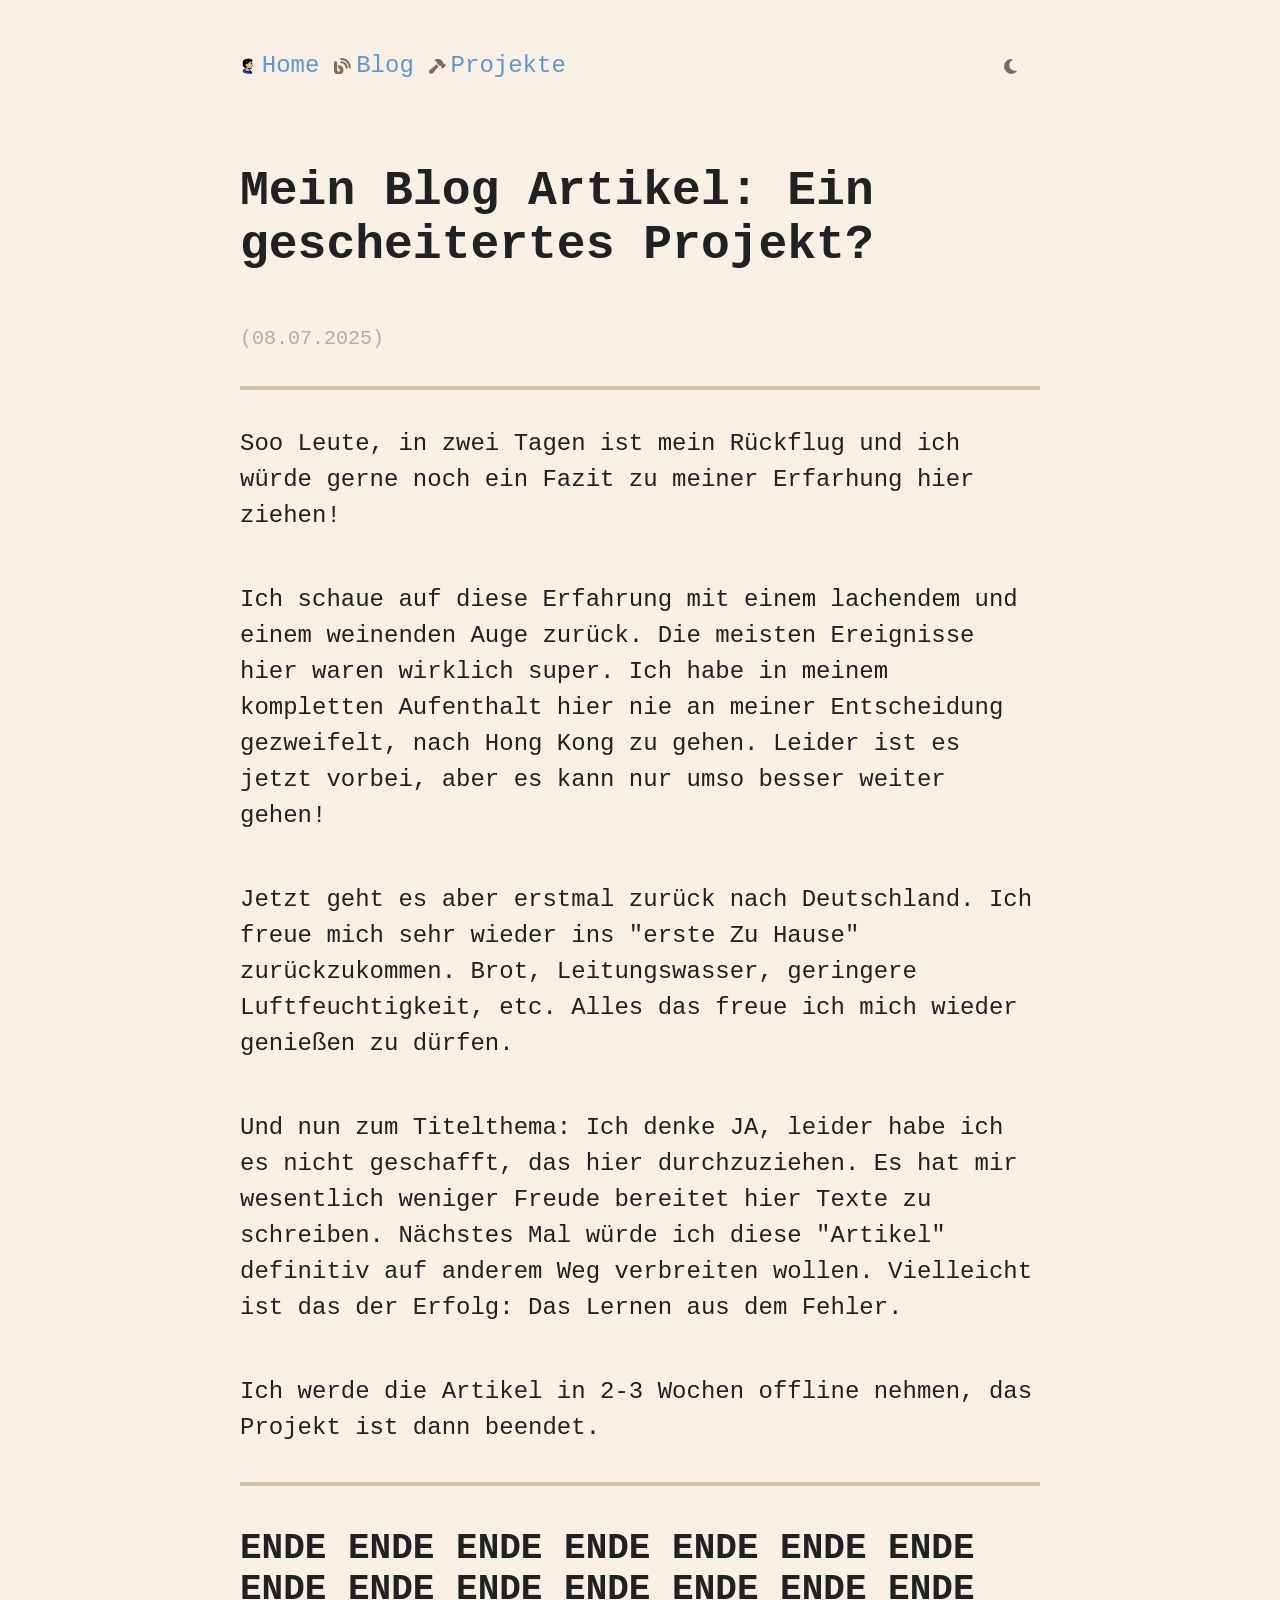
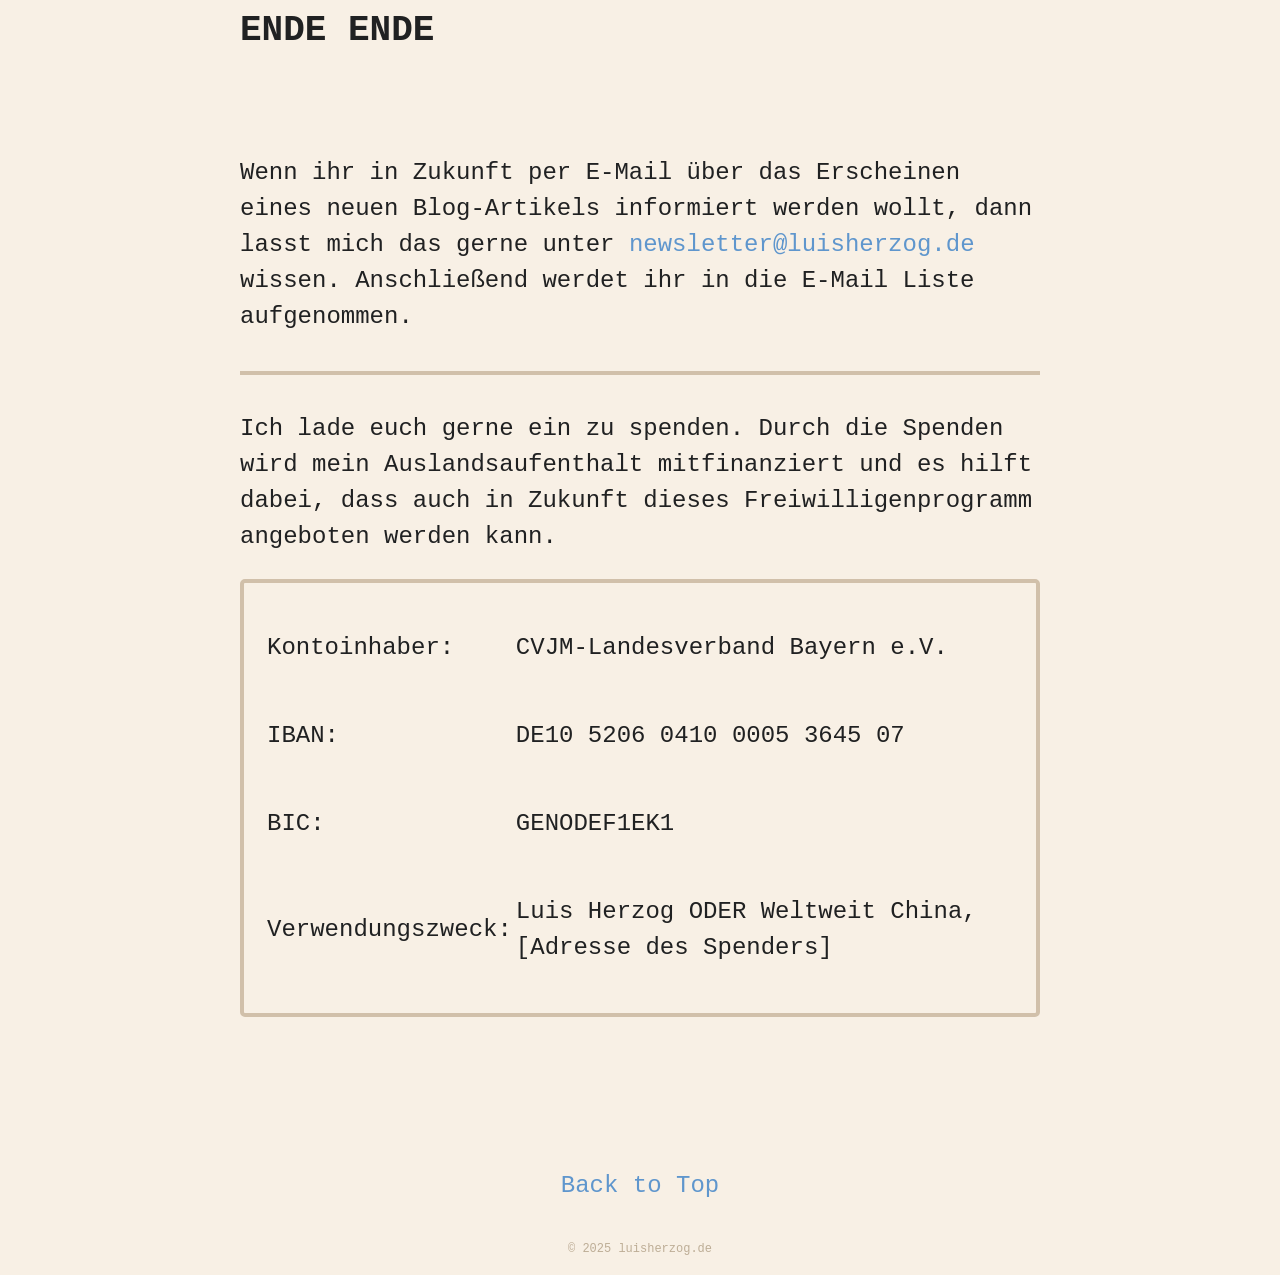
<file: blog/10/index.html>
<!DOCTYPE html>
<html lang="de">
<head>
    <meta charset="UTF-8">
    <meta name="viewport" content="width=device-width, initial-scale=1.0">
    <title>10. Mein Blog Artikel: Ein gescheitertes Projekt</title>
    <link rel="stylesheet" href="../../static/css/index.css">
    <link rel="shortcut icon" href="../../static/assets/favicon.png" type="image/x-icon">
    <script defer src="../../static/js/theme.js"></script>


</head>
<body>
    <header>
        <nav>
            <ul>
                <li>
                    <a class="link-one" href="../../" >
                        <img class="header-logo" src="../../static/assets/pfp_cropped.png" alt="logo">
                        <p>Home</p>
                    </a>
                </li>
                <li>
                    <a class="link-two" href="../../blog/">
                        <svg class="header-logo" xmlns="http://www.w3.org/2000/svg" viewBox="0 0 512 512"><!--!Font Awesome Free 6.6.0 by @fontawesome - https://fontawesome.com License - https://fontawesome.com/license/free Copyright 2024 Fonticons, Inc.--><path fill="currentColor" d="M192 32c0 17.7 14.3 32 32 32c123.7 0 224 100.3 224 224c0 17.7 14.3 32 32 32s32-14.3 32-32C512 128.9 383.1 0 224 0c-17.7 0-32 14.3-32 32zm0 96c0 17.7 14.3 32 32 32c70.7 0 128 57.3 128 128c0 17.7 14.3 32 32 32s32-14.3 32-32c0-106-86-192-192-192c-17.7 0-32 14.3-32 32zM96 144c0-26.5-21.5-48-48-48S0 117.5 0 144L0 368c0 79.5 64.5 144 144 144s144-64.5 144-144s-64.5-144-144-144l-16 0 0 96 16 0c26.5 0 48 21.5 48 48s-21.5 48-48 48s-48-21.5-48-48l0-224z"/></svg>
                        <p>Blog</p>
                    </a>
                </li>
                <li>
                    <a class="link-three" href="../../projects/">
                        <svg xmlns="http://www.w3.org/2000/svg" viewBox="0 0 576 512"><!--!Font Awesome Free 6.6.0 by @fontawesome - https://fontawesome.com License - https://fontawesome.com/license/free Copyright 2024 Fonticons, Inc.--><path fill="currentColor" d="M413.5 237.5c-28.2 4.8-58.2-3.6-80-25.4l-38.1-38.1C280.4 159 272 138.8 272 117.6l0-12.1L192.3 62c-5.3-2.9-8.6-8.6-8.3-14.7s3.9-11.5 9.5-14l47.2-21C259.1 4.2 279 0 299.2 0l18.1 0c36.7 0 72 14 98.7 39.1l44.6 42c24.2 22.8 33.2 55.7 26.6 86L503 183l8-8c9.4-9.4 24.6-9.4 33.9 0l24 24c9.4 9.4 9.4 24.6 0 33.9l-88 88c-9.4 9.4-24.6 9.4-33.9 0l-24-24c-9.4-9.4-9.4-24.6 0-33.9l8-8-17.5-17.5zM27.4 377.1L260.9 182.6c3.5 4.9 7.5 9.6 11.8 14l38.1 38.1c6 6 12.4 11.2 19.2 15.7L134.9 484.6c-14.5 17.4-36 27.4-58.6 27.4C34.1 512 0 477.8 0 435.7c0-22.6 10.1-44.1 27.4-58.6z"/></svg>
                        <p>Projekte</p>
                    </a>
                </li>
            </ul>
        </nav>
        
        <div class="color-switch-holder">
            <button class="color-switch-button" id="color-switch-button">
                <svg xmlns="http://www.w3.org/2000/svg" viewBox="0 0 384 512"><!--!Font Awesome Free 6.7.2 by @fontawesome - https://fontawesome.com License - https://fontawesome.com/license/free Copyright 2025 Fonticons, Inc.--><path fill="currentColor" d="M223.5 32C100 32 0 132.3 0 256S100 480 223.5 480c60.6 0 115.5-24.2 155.8-63.4c5-4.9 6.3-12.5 3.1-18.7s-10.1-9.7-17-8.5c-9.8 1.7-19.8 2.6-30.1 2.6c-96.9 0-175.5-78.8-175.5-176c0-65.8 36-123.1 89.3-153.3c6.1-3.5 9.2-10.5 7.7-17.3s-7.3-11.9-14.3-12.5c-6.3-.5-12.6-.8-19-.8z"/></svg>
            </button>
            
        </div>
    </header>
    
    <div class="content-holder">
        <div class="content">
            <div id="start"></div>
            <h1 class="intro">Mein Blog Artikel: Ein gescheitertes Projekt?</h1>
            <p class="text-dim date">(08.07.2025)</p>
            <hr>
            <p>Soo Leute, in zwei Tagen ist mein Rückflug und ich würde gerne noch ein Fazit zu meiner Erfarhung hier ziehen!</p>
            <p>Ich schaue auf diese Erfahrung mit einem lachendem und einem weinenden Auge zurück. Die meisten Ereignisse hier waren wirklich super. Ich habe in meinem kompletten Aufenthalt hier nie an meiner Entscheidung gezweifelt, nach Hong Kong zu gehen. Leider ist es jetzt vorbei, aber es kann nur umso besser weiter gehen!</p>

            <p>Jetzt geht es aber erstmal zurück nach Deutschland. Ich freue mich sehr wieder ins "erste Zu Hause" zurückzukommen. Brot, Leitungswasser, geringere Luftfeuchtigkeit, etc. Alles das freue ich mich wieder genießen zu dürfen.</p>
            <p>Und nun zum Titelthema: Ich denke JA, leider habe ich es nicht geschafft, das hier durchzuziehen. Es hat mir wesentlich weniger Freude bereitet hier Texte zu schreiben. Nächstes Mal würde ich diese "Artikel" definitiv auf anderem Weg verbreiten wollen. Vielleicht ist das der Erfolg: Das Lernen aus dem Fehler.</p>
            <p>Ich werde die Artikel in 2-3 Wochen offline nehmen, das Projekt ist dann beendet.</p>
            
            <hr>

            <h2>ENDE ENDE ENDE ENDE ENDE ENDE ENDE ENDE ENDE ENDE ENDE ENDE ENDE ENDE ENDE ENDE</h2>

            <div class="pre-footer">
                <p>Wenn ihr in Zukunft per E-Mail über das Erscheinen eines neuen Blog-Artikels informiert werden wollt, dann lasst mich das gerne unter <a href="mailto:newsletter@luisherzog.de">newsletter@luisherzog.de</a> wissen. Anschließend werdet ihr in die E-Mail Liste aufgenommen.</p>
                <hr>
                <p>Ich lade euch gerne ein zu spenden. Durch die Spenden wird mein Auslandsaufenthalt mitfinanziert und es hilft dabei, dass auch in Zukunft dieses Freiwilligenprogramm angeboten werden kann.
                </p>
                <table id="spenden-tabelle">
                    <tbody>
                        <tr>
                            <td><p>Kontoinhaber: </p></td>
                            <td><p>CVJM-Landesverband Bayern e.V.</p></td>
                        </tr>
                        <tr>
                            <td><p>IBAN:</p></td>
                            <td><p>DE10 5206 0410 0005 3645 07</p></td>
                        </tr>
                        <tr>
                            <td><p>BIC:</p></td>
                            <td><p>GENODEF1EK1</p></td>
                        </tr>
                        <tr>
                            <td><p>Verwendungszweck:</p></td>
                            <td><p>Luis Herzog ODER Weltweit China, [Adresse des Spenders]</p></td>
                        </tr>
                    </tbody>
                </table>
                <br>

                <a href="#start" class="flex-center">
                    <p>Back to Top</p>

                </a>
            </div>
        </div>
    </div>
    <footer>
        <p class="text-dim">© 2025 luisherzog.de</p>
    </footer>
</body>
</html>
</file>
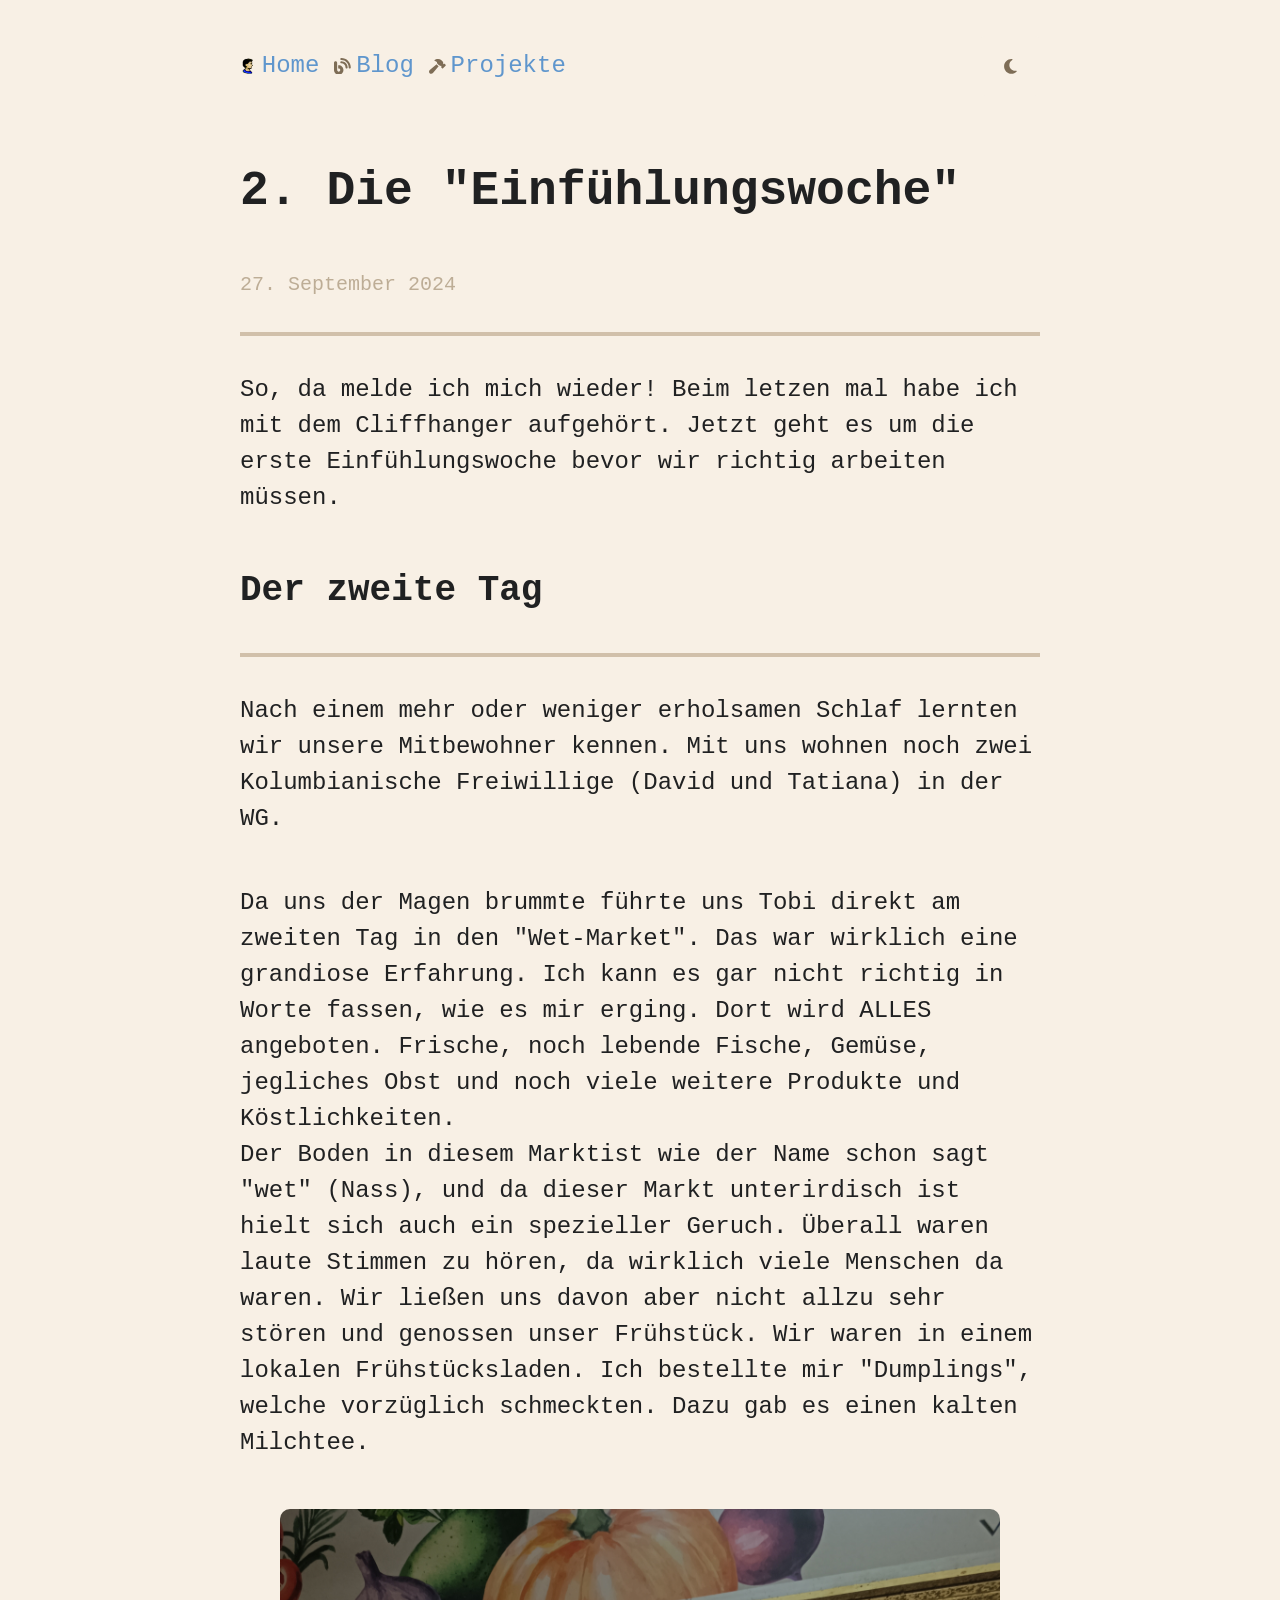
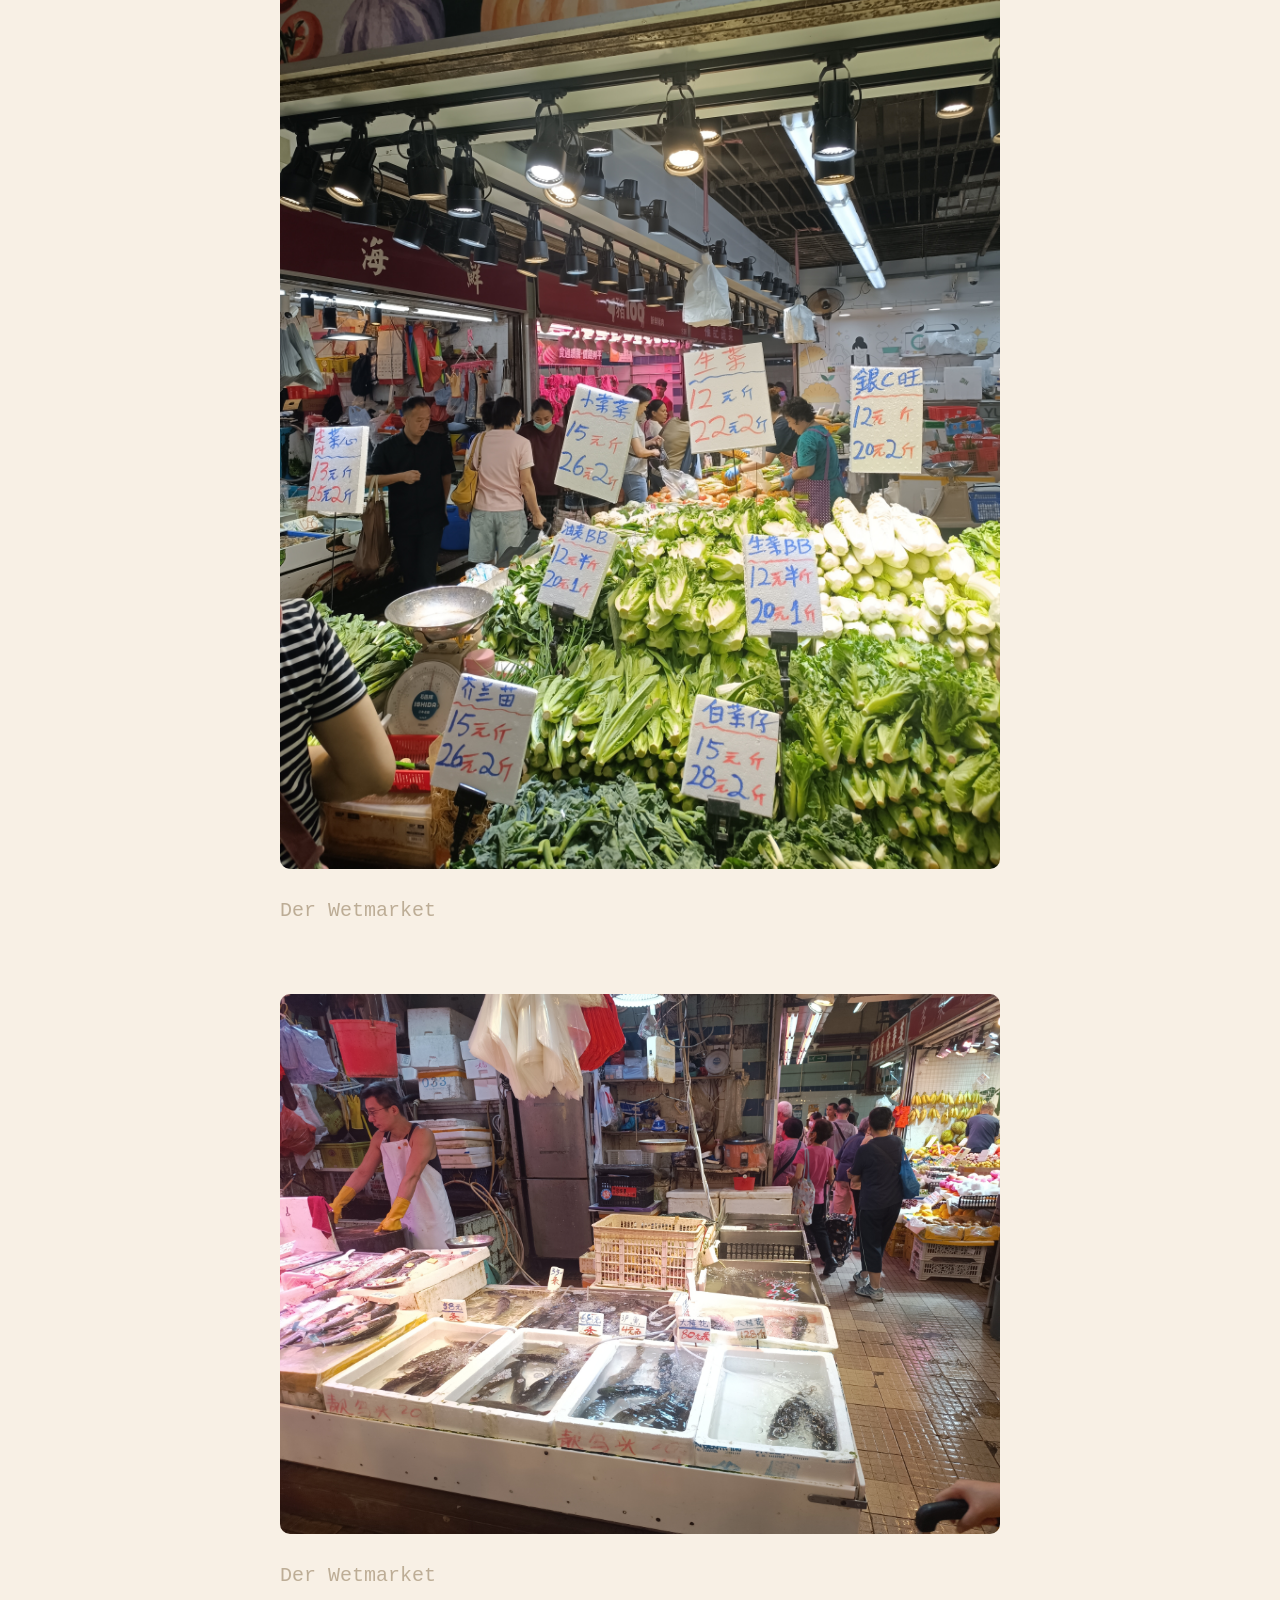
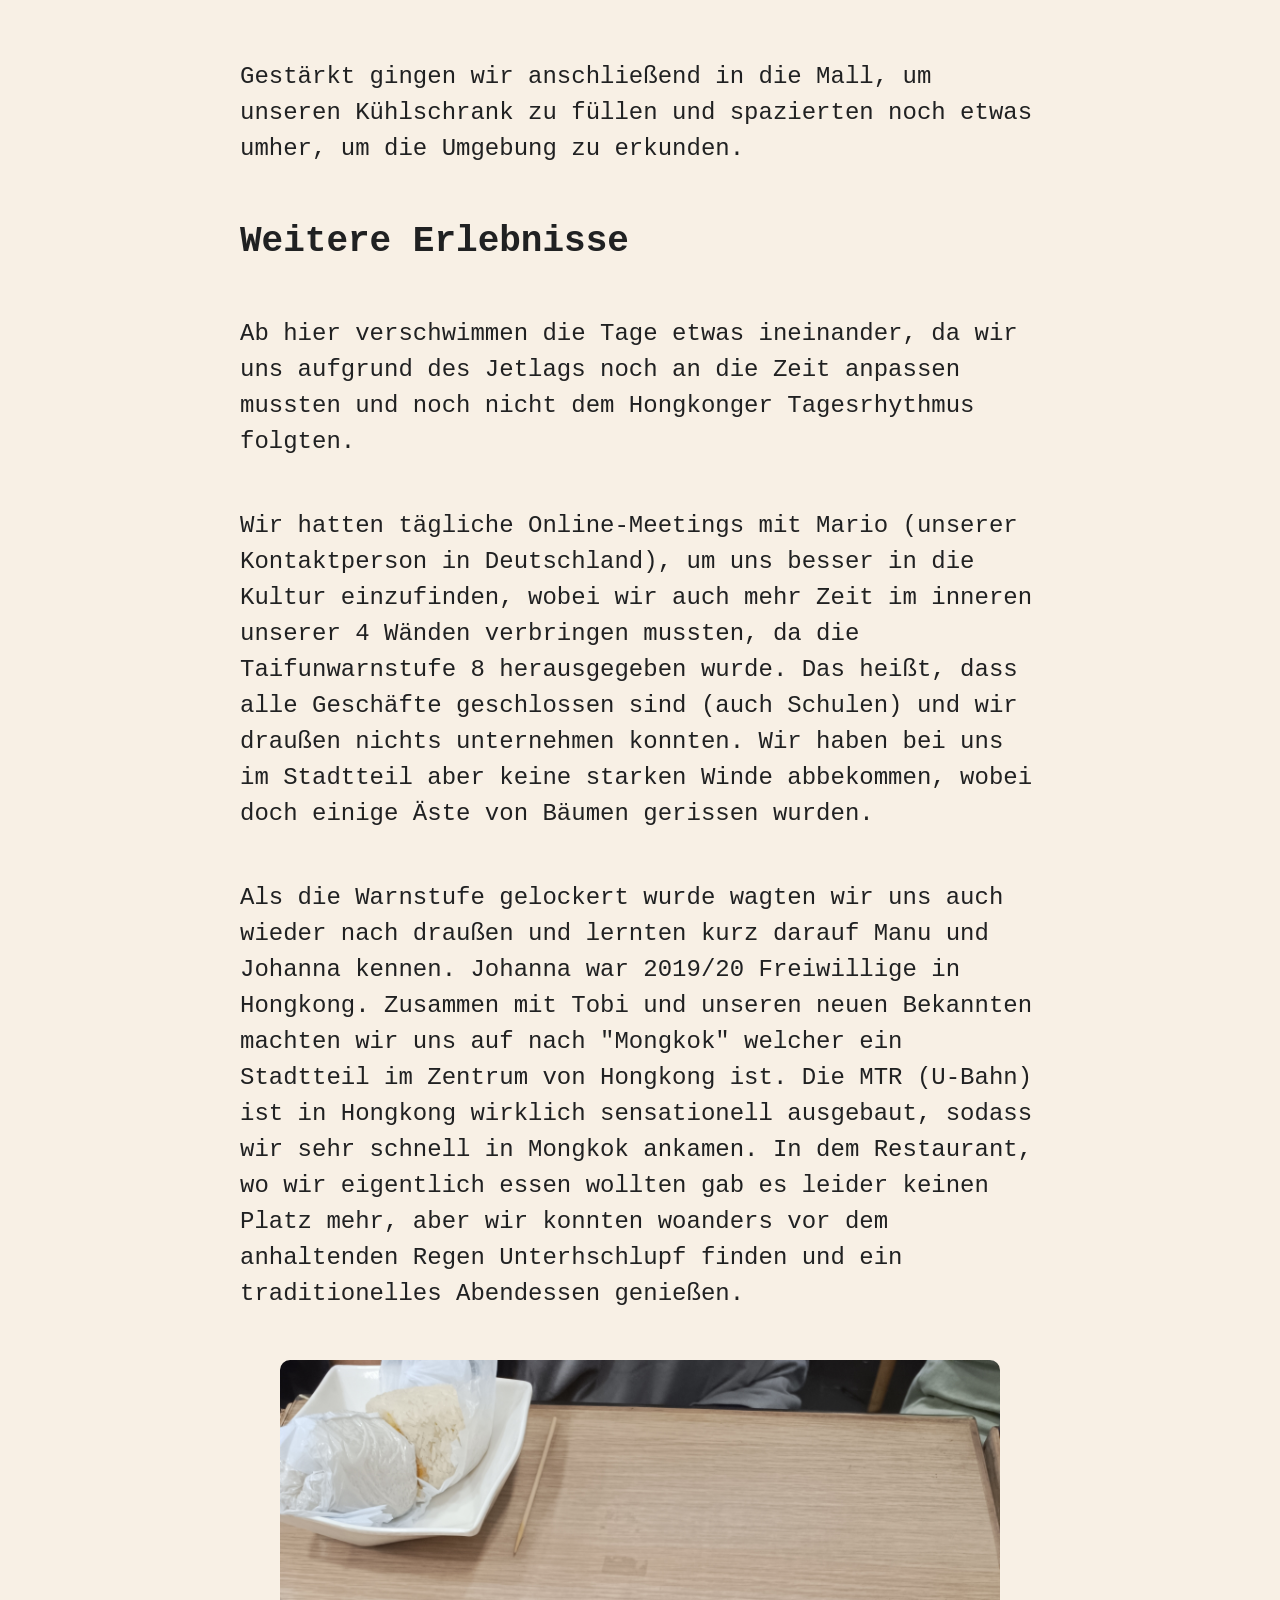
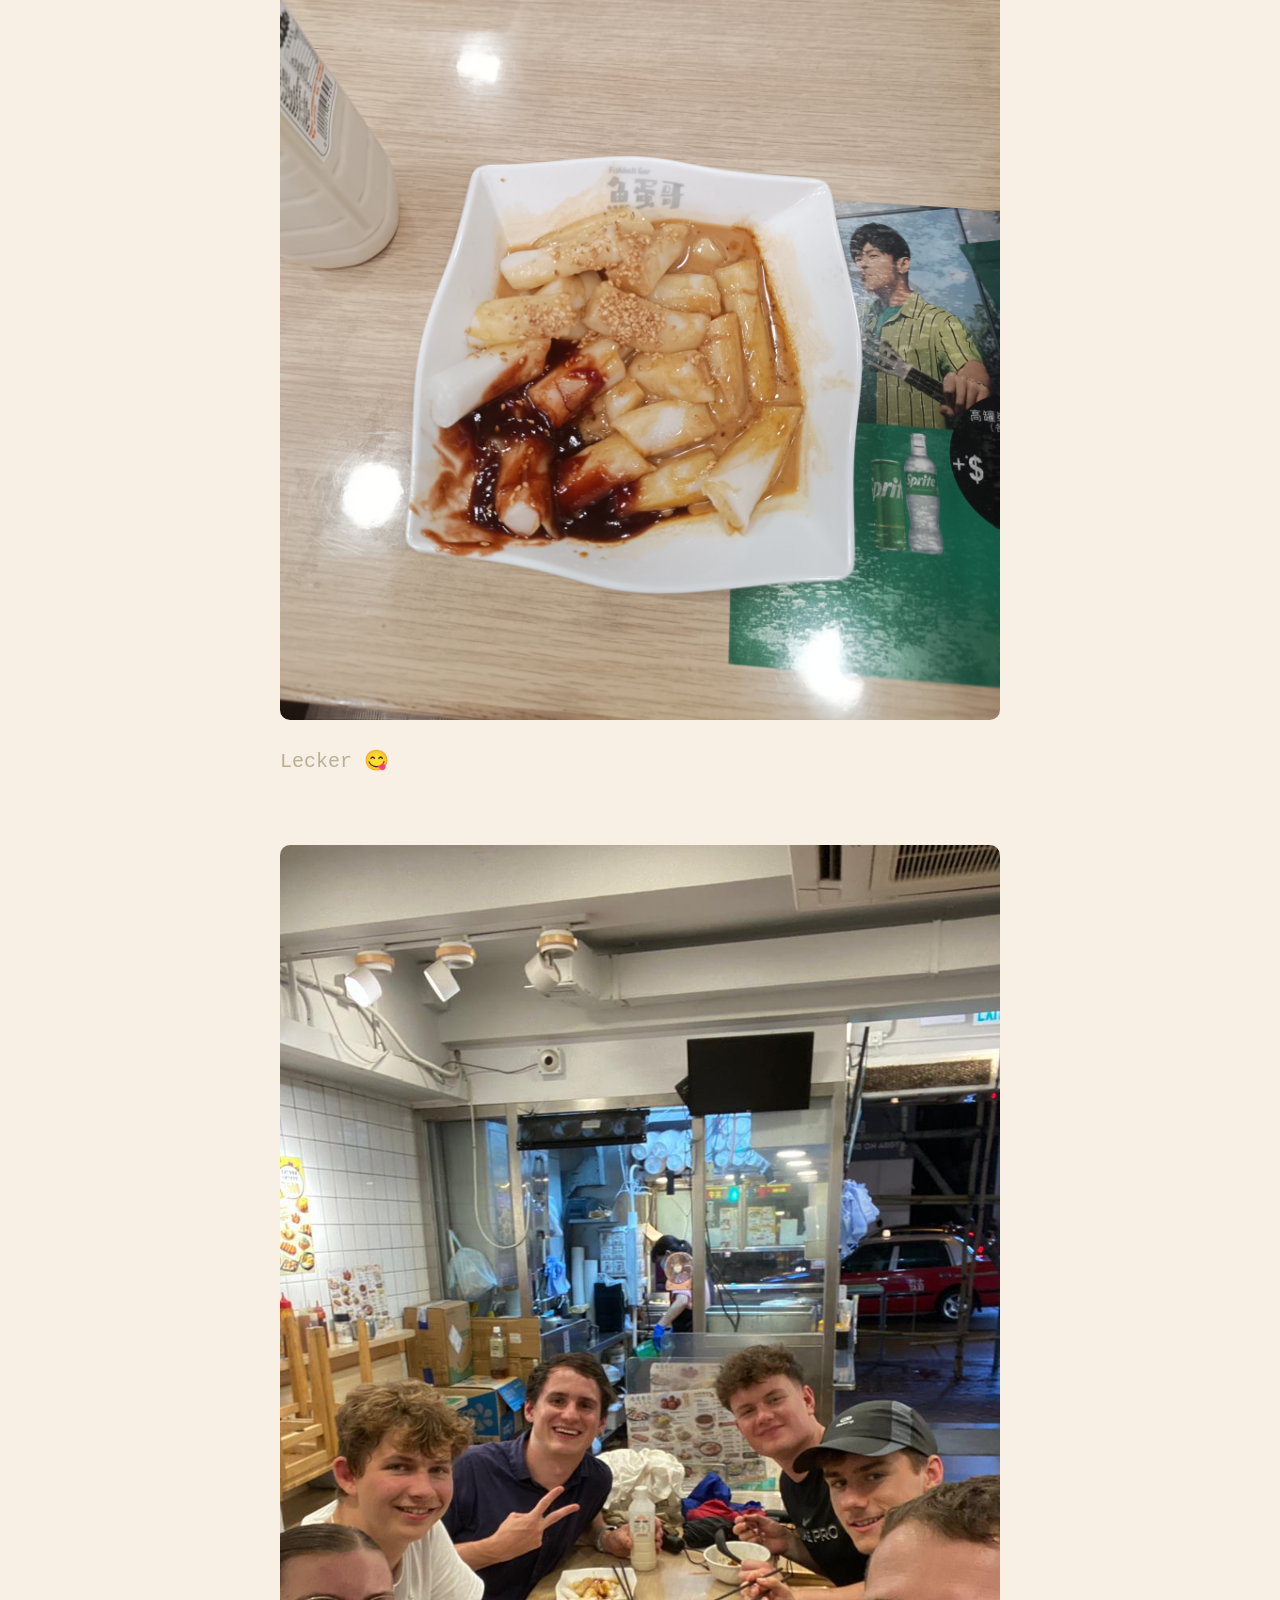
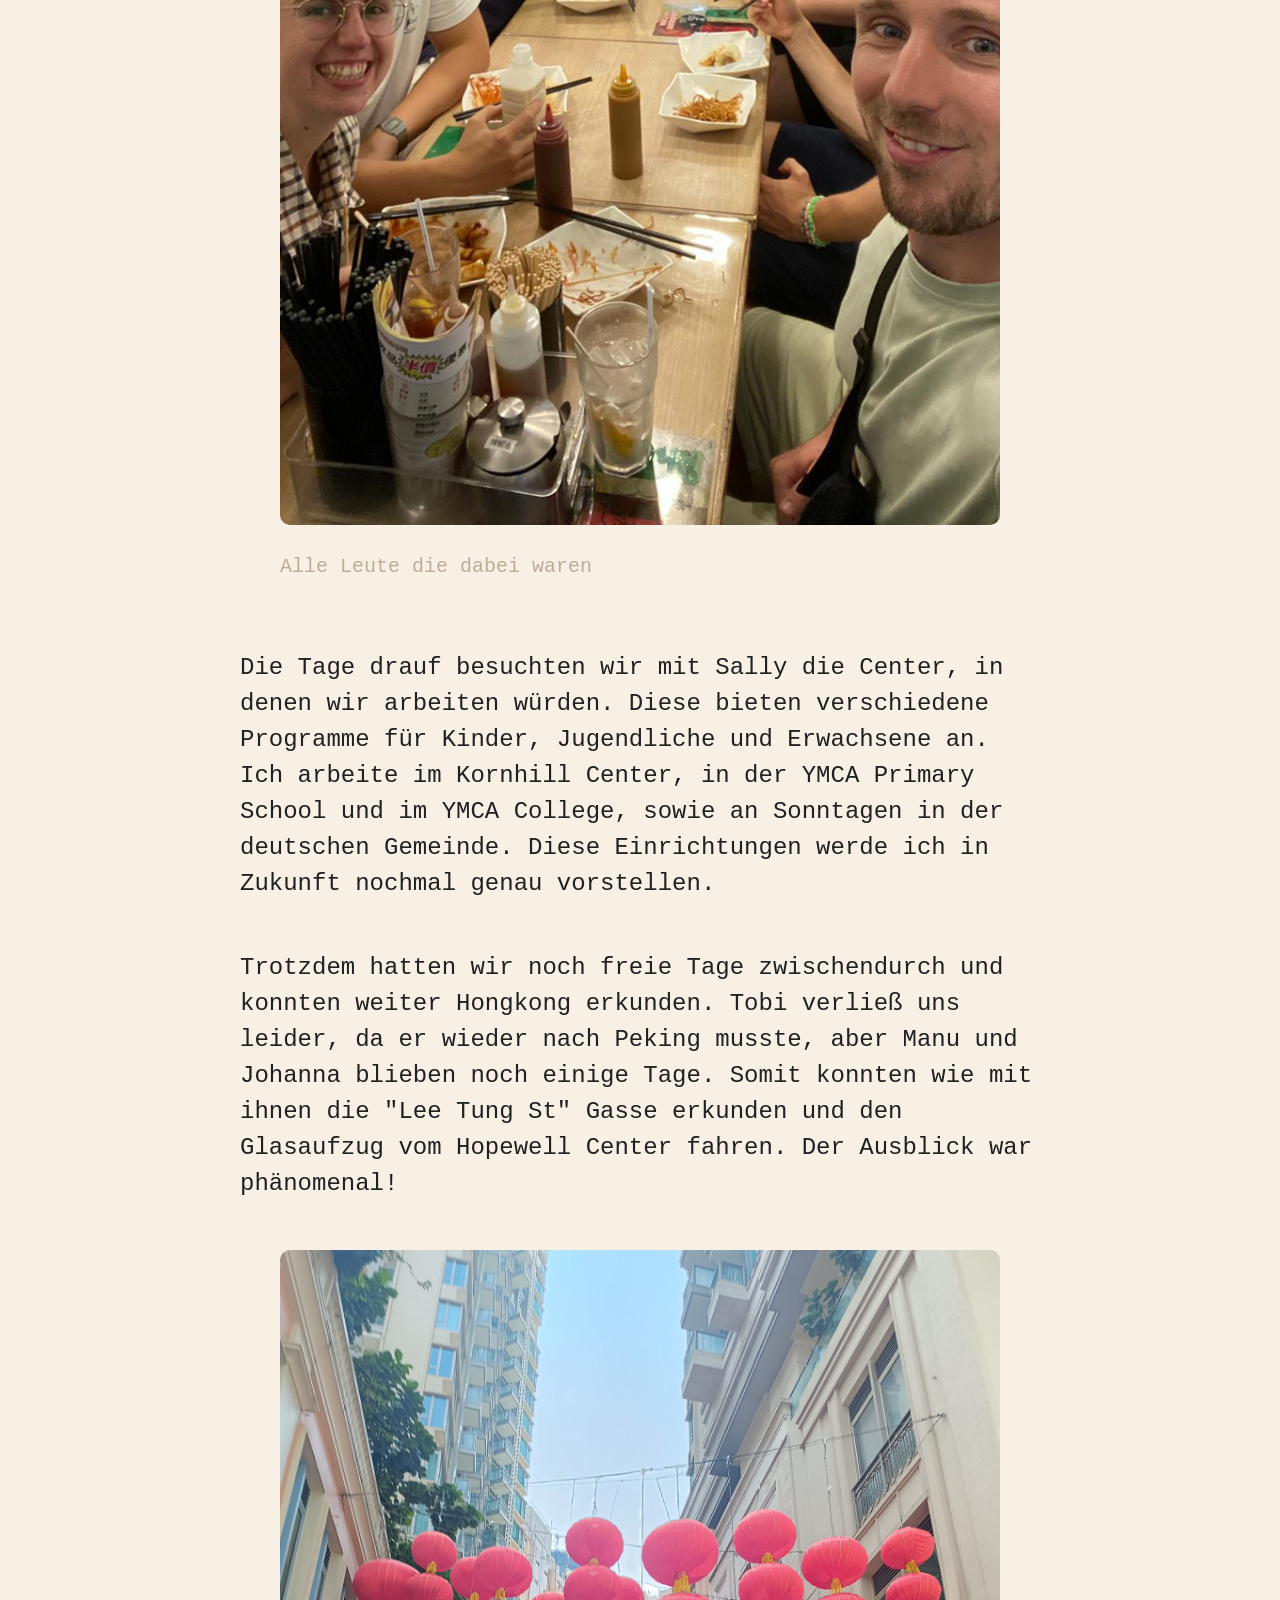
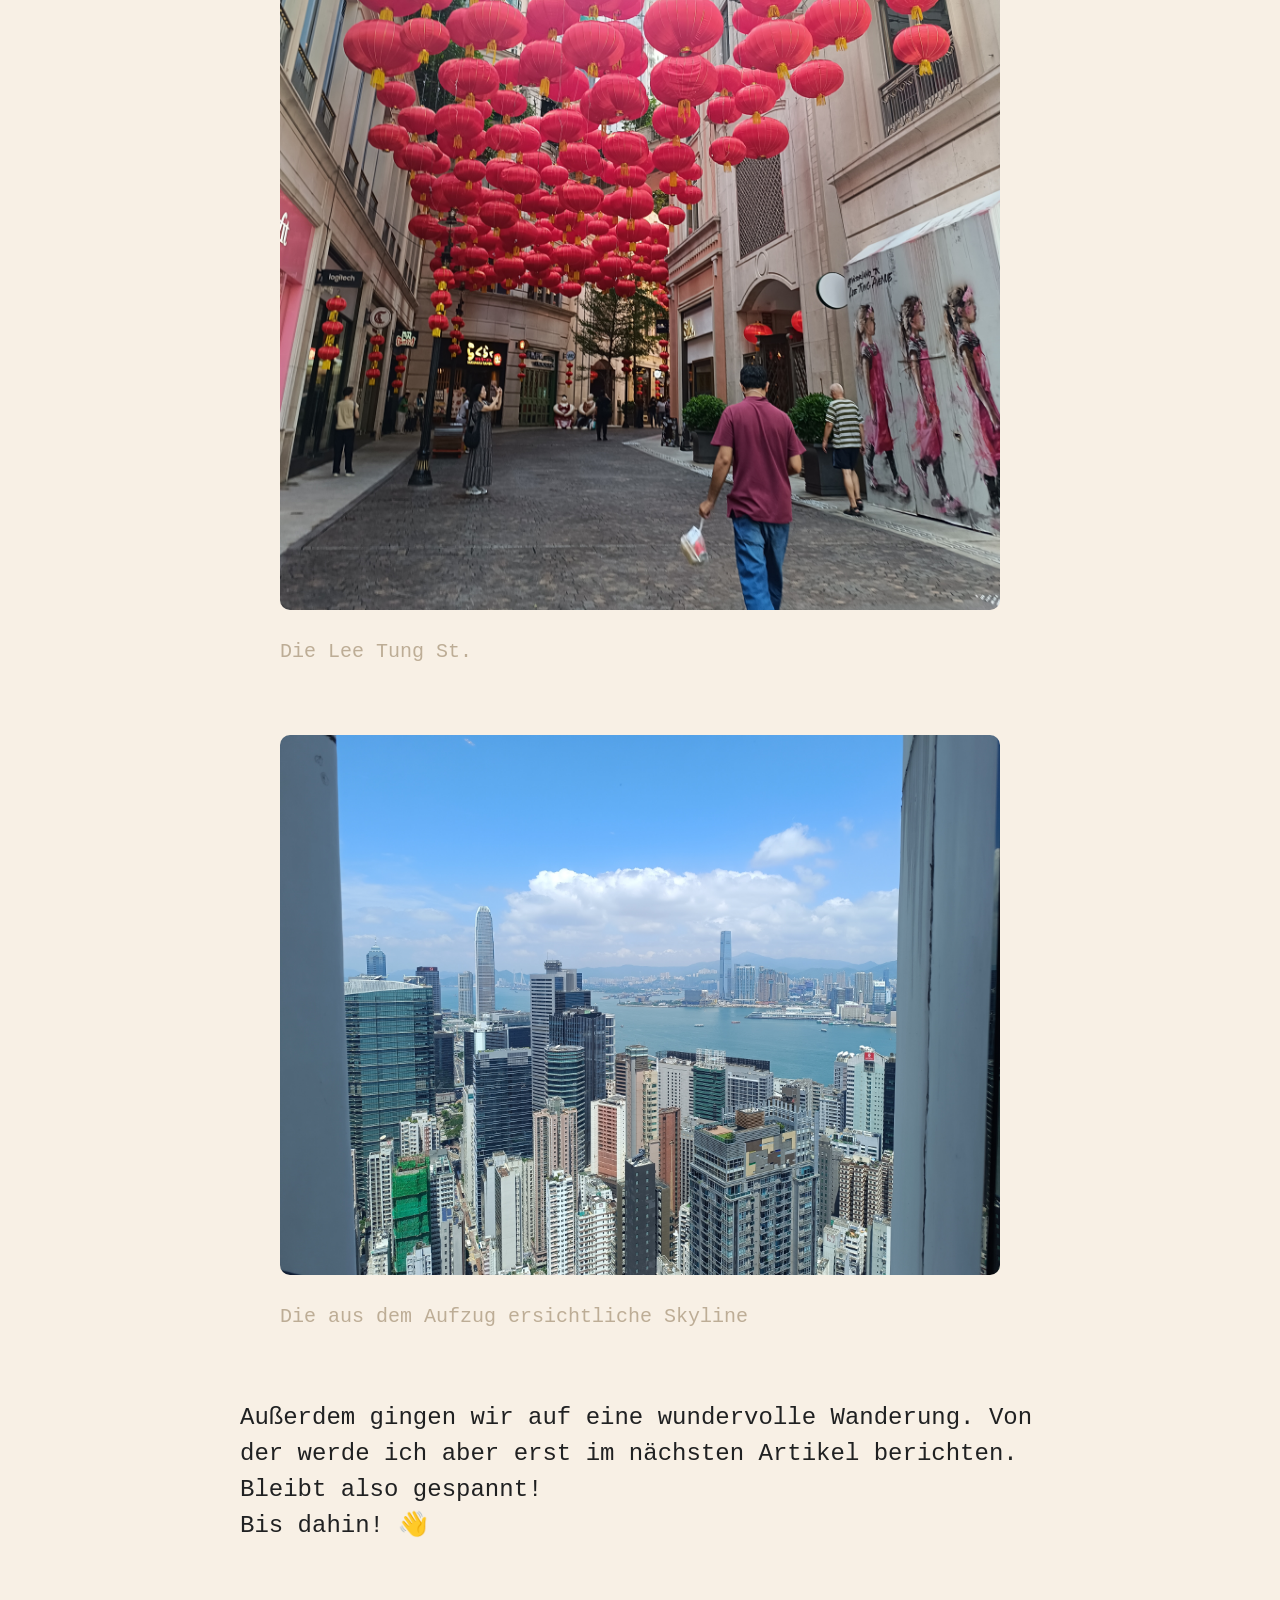
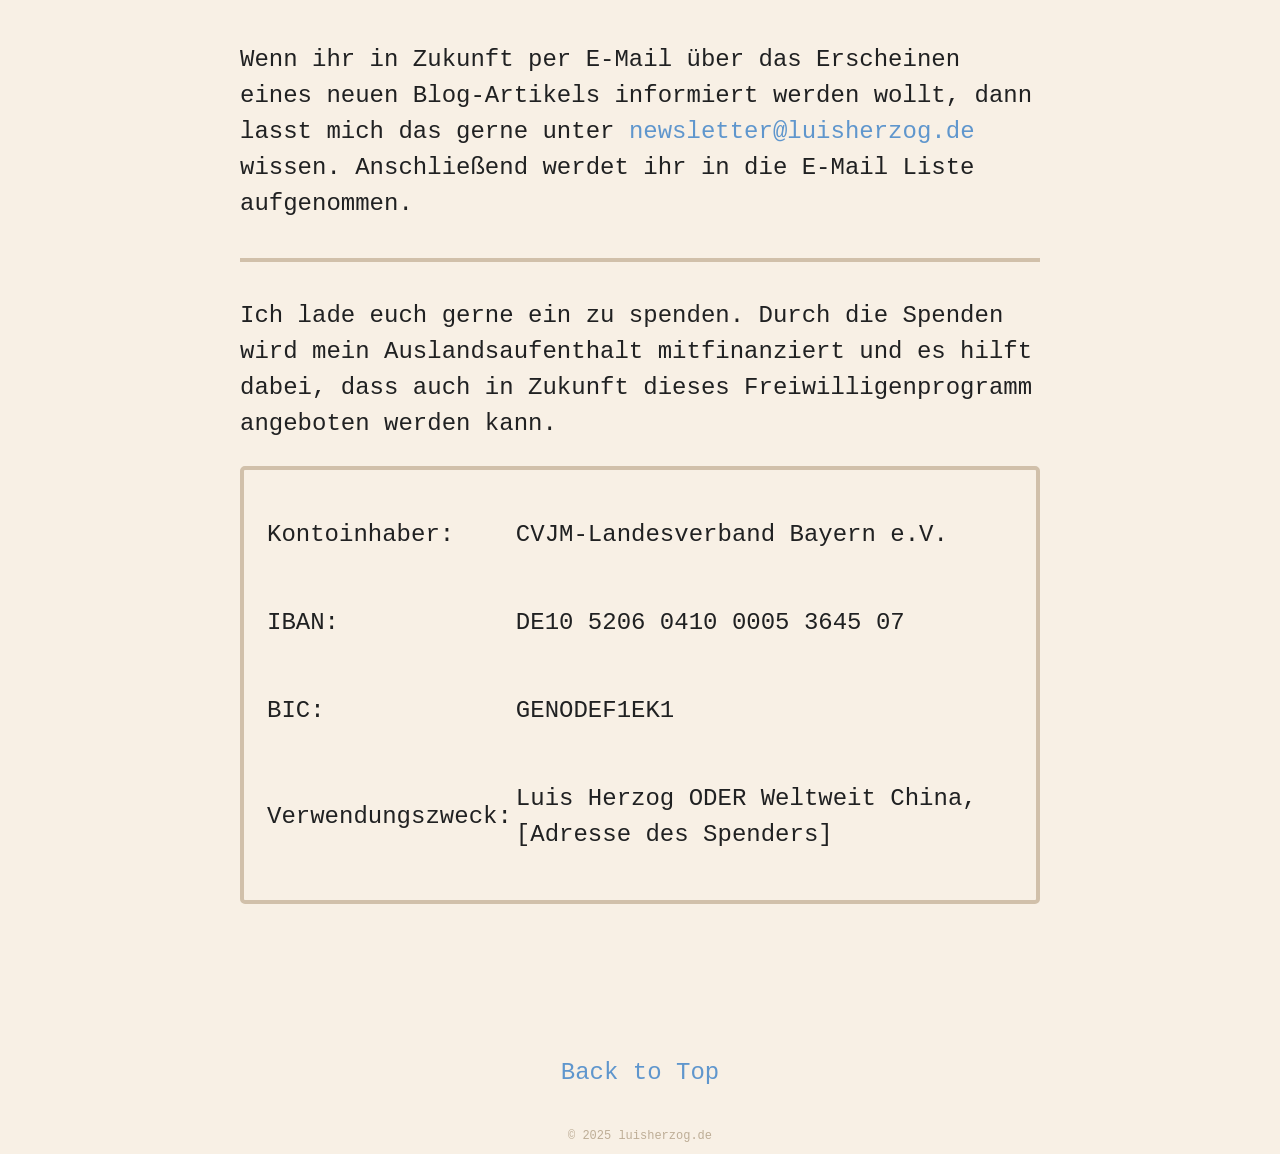
<file: blog/2/index.html>
<!DOCTYPE html>
<html lang="de">
<head>
    <meta charset="UTF-8">
    <meta name="viewport" content="width=device-width, initial-scale=1.0">
    <title>Die "Einfühlungswoche"</title>
    <link rel="stylesheet" href="../../static/css/index.css">
    <link rel="shortcut icon" href="../../static/assets/favicon.png" type="image/x-icon">
    <script defer src="../../static/js/theme.js"></script>

</head>
<body>
    <header>
        <nav>
            <ul>
                <li>
                    <a class="link-one" href="../../" >
                        <img class="header-logo" src="../../static/assets/pfp_cropped.png" alt="logo">
                        <p>Home</p>
                    </a>
                </li>
                <li>
                    <a class="link-two" href="../../blog/">
                        <svg class="header-logo" xmlns="http://www.w3.org/2000/svg" viewBox="0 0 512 512"><!--!Font Awesome Free 6.6.0 by @fontawesome - https://fontawesome.com License - https://fontawesome.com/license/free Copyright 2024 Fonticons, Inc.--><path fill="currentColor" d="M192 32c0 17.7 14.3 32 32 32c123.7 0 224 100.3 224 224c0 17.7 14.3 32 32 32s32-14.3 32-32C512 128.9 383.1 0 224 0c-17.7 0-32 14.3-32 32zm0 96c0 17.7 14.3 32 32 32c70.7 0 128 57.3 128 128c0 17.7 14.3 32 32 32s32-14.3 32-32c0-106-86-192-192-192c-17.7 0-32 14.3-32 32zM96 144c0-26.5-21.5-48-48-48S0 117.5 0 144L0 368c0 79.5 64.5 144 144 144s144-64.5 144-144s-64.5-144-144-144l-16 0 0 96 16 0c26.5 0 48 21.5 48 48s-21.5 48-48 48s-48-21.5-48-48l0-224z"/></svg>
                        <p>Blog</p>
                    </a>
                </li>
                <li>
                    <a class="link-three" href="../../projects/">
                        <svg xmlns="http://www.w3.org/2000/svg" viewBox="0 0 576 512"><!--!Font Awesome Free 6.6.0 by @fontawesome - https://fontawesome.com License - https://fontawesome.com/license/free Copyright 2024 Fonticons, Inc.--><path fill="currentColor" d="M413.5 237.5c-28.2 4.8-58.2-3.6-80-25.4l-38.1-38.1C280.4 159 272 138.8 272 117.6l0-12.1L192.3 62c-5.3-2.9-8.6-8.6-8.3-14.7s3.9-11.5 9.5-14l47.2-21C259.1 4.2 279 0 299.2 0l18.1 0c36.7 0 72 14 98.7 39.1l44.6 42c24.2 22.8 33.2 55.7 26.6 86L503 183l8-8c9.4-9.4 24.6-9.4 33.9 0l24 24c9.4 9.4 9.4 24.6 0 33.9l-88 88c-9.4 9.4-24.6 9.4-33.9 0l-24-24c-9.4-9.4-9.4-24.6 0-33.9l8-8-17.5-17.5zM27.4 377.1L260.9 182.6c3.5 4.9 7.5 9.6 11.8 14l38.1 38.1c6 6 12.4 11.2 19.2 15.7L134.9 484.6c-14.5 17.4-36 27.4-58.6 27.4C34.1 512 0 477.8 0 435.7c0-22.6 10.1-44.1 27.4-58.6z"/></svg>
                        <p>Projekte</p>
                    </a>
                </li>
            </ul>
        </nav>

        <div class="color-switch-holder">
            <button class="color-switch-button" id="color-switch-button">
                <svg xmlns="http://www.w3.org/2000/svg" viewBox="0 0 384 512"><!--!Font Awesome Free 6.7.2 by @fontawesome - https://fontawesome.com License - https://fontawesome.com/license/free Copyright 2025 Fonticons, Inc.--><path fill="currentColor" d="M223.5 32C100 32 0 132.3 0 256S100 480 223.5 480c60.6 0 115.5-24.2 155.8-63.4c5-4.9 6.3-12.5 3.1-18.7s-10.1-9.7-17-8.5c-9.8 1.7-19.8 2.6-30.1 2.6c-96.9 0-175.5-78.8-175.5-176c0-65.8 36-123.1 89.3-153.3c6.1-3.5 9.2-10.5 7.7-17.3s-7.3-11.9-14.3-12.5c-6.3-.5-12.6-.8-19-.8z"/></svg>
            </button>
            
        </div>
    </header>
    
    <div class="content-holder">
        <div class="content">
            <div id="start"></div>
            <h1>2. Die "Einfühlungswoche"</h1>
            <p class="text-dim date">27. September 2024</p>
            <hr>
            <p>So, da melde ich mich wieder! Beim letzen mal habe ich mit dem Cliffhanger aufgehört. Jetzt geht es um die erste Einfühlungswoche bevor wir richtig arbeiten müssen.</p>
            <h2>Der zweite Tag</h2>
            <hr>
            <p>Nach einem mehr oder weniger erholsamen Schlaf lernten wir unsere Mitbewohner kennen. Mit uns wohnen noch zwei Kolumbianische Freiwillige (David und Tatiana) in der WG. 
            </p>
            <p>
                Da uns der Magen brummte führte uns Tobi direkt am zweiten Tag in den "Wet-Market". Das war wirklich eine grandiose Erfahrung. Ich kann es gar nicht richtig in Worte fassen, wie es mir erging. Dort wird ALLES angeboten. Frische, noch lebende Fische, Gemüse, jegliches Obst und noch viele weitere Produkte und Köstlichkeiten. 
                <br>
                Der Boden in diesem Marktist wie der Name schon sagt "wet" (Nass), und da dieser Markt unterirdisch ist hielt sich auch ein spezieller Geruch. Überall waren laute Stimmen zu hören, da wirklich viele Menschen da waren. Wir ließen uns davon aber nicht allzu sehr stören und genossen unser Frühstück. Wir waren in einem lokalen Frühstücksladen. Ich bestellte mir "Dumplings", welche vorzüglich schmeckten. Dazu gab es einen kalten Milchtee. 
            </p>
            <figure>
                <img src="pictures/wet-market_1.jpg" alt="" width="800px">
                <figcaption>
                    <p class="text-dim date">Der Wetmarket</p>
                </figcaption>
            </figure>
            <figure>
                <img src="pictures/wet-market_2.jpg" alt="" width="800px">
                <figcaption>
                    <p class="text-dim date">Der Wetmarket</p>
                </figcaption>
            </figure>

            <p>Gestärkt gingen wir anschließend in die Mall, um unseren Kühlschrank zu füllen und spazierten noch etwas umher, um die Umgebung zu erkunden. 
            </p>

            
            <h2>Weitere Erlebnisse</h2>
            <p>Ab hier verschwimmen die Tage etwas ineinander, da wir uns aufgrund des Jetlags noch an die Zeit anpassen mussten und noch nicht dem Hongkonger Tagesrhythmus folgten. 
            </p>
            <p>Wir hatten tägliche Online-Meetings mit Mario (unserer Kontaktperson in Deutschland), um uns besser in die Kultur einzufinden, wobei wir auch mehr Zeit im inneren unserer 4 Wänden verbringen mussten, da die Taifunwarnstufe 8 herausgegeben wurde. Das heißt, dass alle Geschäfte geschlossen sind (auch Schulen) und wir draußen nichts unternehmen konnten. Wir haben bei uns im Stadtteil aber keine starken Winde abbekommen, wobei doch einige Äste von Bäumen gerissen wurden.</p>
            <p>Als die Warnstufe gelockert wurde wagten wir uns auch wieder nach draußen und lernten kurz darauf Manu und Johanna kennen. Johanna war 2019/20 Freiwillige in Hongkong. Zusammen mit Tobi und unseren neuen Bekannten machten wir uns auf nach "Mongkok" welcher ein Stadtteil im Zentrum von Hongkong ist. Die MTR (U-Bahn) ist in Hongkong wirklich sensationell ausgebaut, sodass wir sehr schnell in Mongkok ankamen. In dem Restaurant, wo wir eigentlich essen wollten gab es leider keinen Platz mehr, aber wir konnten woanders vor dem anhaltenden Regen Unterhschlupf finden und ein traditionelles Abendessen genießen.
            </p>
            <figure>
                <img src="pictures/essen.jpg" alt="" width="800px">
                <figcaption>
                    <p class="text-dim date">Lecker 😋</p>
                </figcaption>
            </figure>
            <figure>
                <img src="pictures/essen-selfie.jpg" alt="" width="800px">
                <figcaption>
                    <p class="text-dim date">Alle Leute die dabei waren</p>
                </figcaption>
            </figure>
            <p>Die Tage drauf besuchten wir mit Sally die Center, in denen wir arbeiten würden. Diese bieten verschiedene Programme für Kinder, Jugendliche und Erwachsene an. Ich arbeite im Kornhill Center, in der YMCA Primary School und im YMCA College, sowie an Sonntagen in der deutschen Gemeinde. Diese Einrichtungen werde ich in Zukunft nochmal genau vorstellen.
            </p>
            <p>Trotzdem hatten wir noch freie Tage zwischendurch und konnten weiter Hongkong erkunden. Tobi verließ uns leider, da er wieder nach Peking musste, aber Manu und Johanna blieben noch einige Tage. Somit konnten wie mit ihnen die "Lee Tung St" Gasse erkunden und den Glasaufzug vom Hopewell Center fahren. Der Ausblick war phänomenal!
            </p>
            <figure>
                <img src="pictures/lee-tung-st.jpg" alt="" width="800px">
                <figcaption>
                    <p class="text-dim date">Die Lee Tung St.</p>
                </figcaption>
            </figure>
            <figure>
                <img src="pictures/glasaufzug-skyline.jpg" alt="" width="800px">
                <figcaption>
                    <p class="text-dim date">Die aus dem Aufzug ersichtliche Skyline</p>
                </figcaption>
            </figure>

            <p>Außerdem gingen wir auf eine wundervolle Wanderung. Von der werde ich aber erst im nächsten Artikel berichten. Bleibt also gespannt!
                <br>
            Bis dahin! 👋
            </p>

            


            <div class="pre-footer">
                <p>Wenn ihr in Zukunft per E-Mail über das Erscheinen eines neuen Blog-Artikels informiert werden wollt, dann lasst mich das gerne unter <a href="mailto:newsletter@luisherzog.de">newsletter@luisherzog.de</a> wissen. Anschließend werdet ihr in die E-Mail Liste aufgenommen.</p>
                <hr>
                <p>Ich lade euch gerne ein zu spenden. Durch die Spenden wird mein Auslandsaufenthalt mitfinanziert und es hilft dabei, dass auch in Zukunft dieses Freiwilligenprogramm angeboten werden kann.</p>
                <table id="spenden-tabelle">
                    <tbody>
                        <tr>
                            <td><p>Kontoinhaber: </p></td>
                            <td><p>CVJM-Landesverband Bayern e.V.</p></td>
                        </tr>
                        <tr>
                            <td><p>IBAN:</p></td>
                            <td><p>DE10 5206 0410 0005 3645 07</p></td>
                        </tr>
                        <tr>
                            <td><p>BIC:</p></td>
                            <td><p>GENODEF1EK1</p></td>
                        </tr>
                        <tr>
                            <td><p>Verwendungszweck:</p></td>
                            <td><p>Luis Herzog ODER Weltweit China, [Adresse des Spenders]</p></td>
                        </tr>
                    </tbody>
                </table>
                <br>

                <a href="#start" class="flex-center">
                    <p>Back to Top</p>

                </a>
            </div>
        </div>
    </div>
    <footer>
        <p class="text-dim">© 2025 luisherzog.de</p>
    </footer>
</body>
</html>
</file>
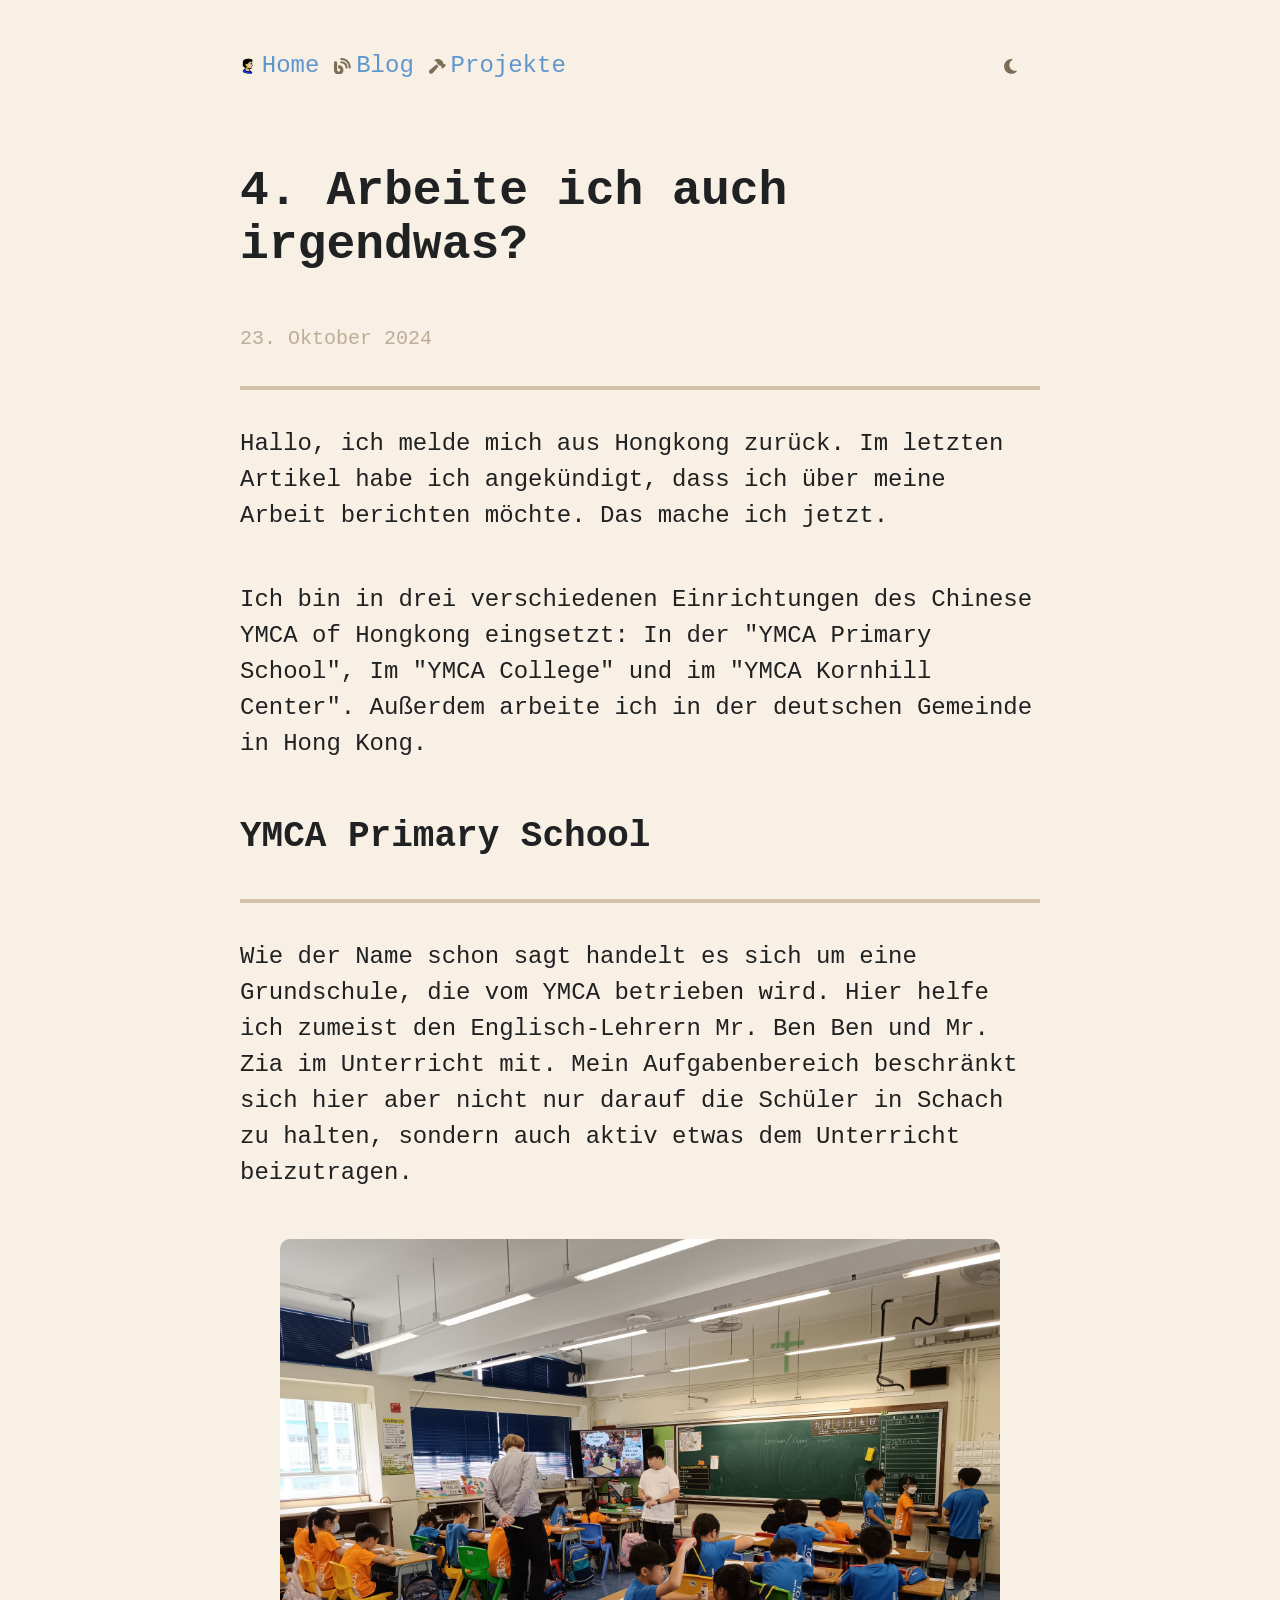
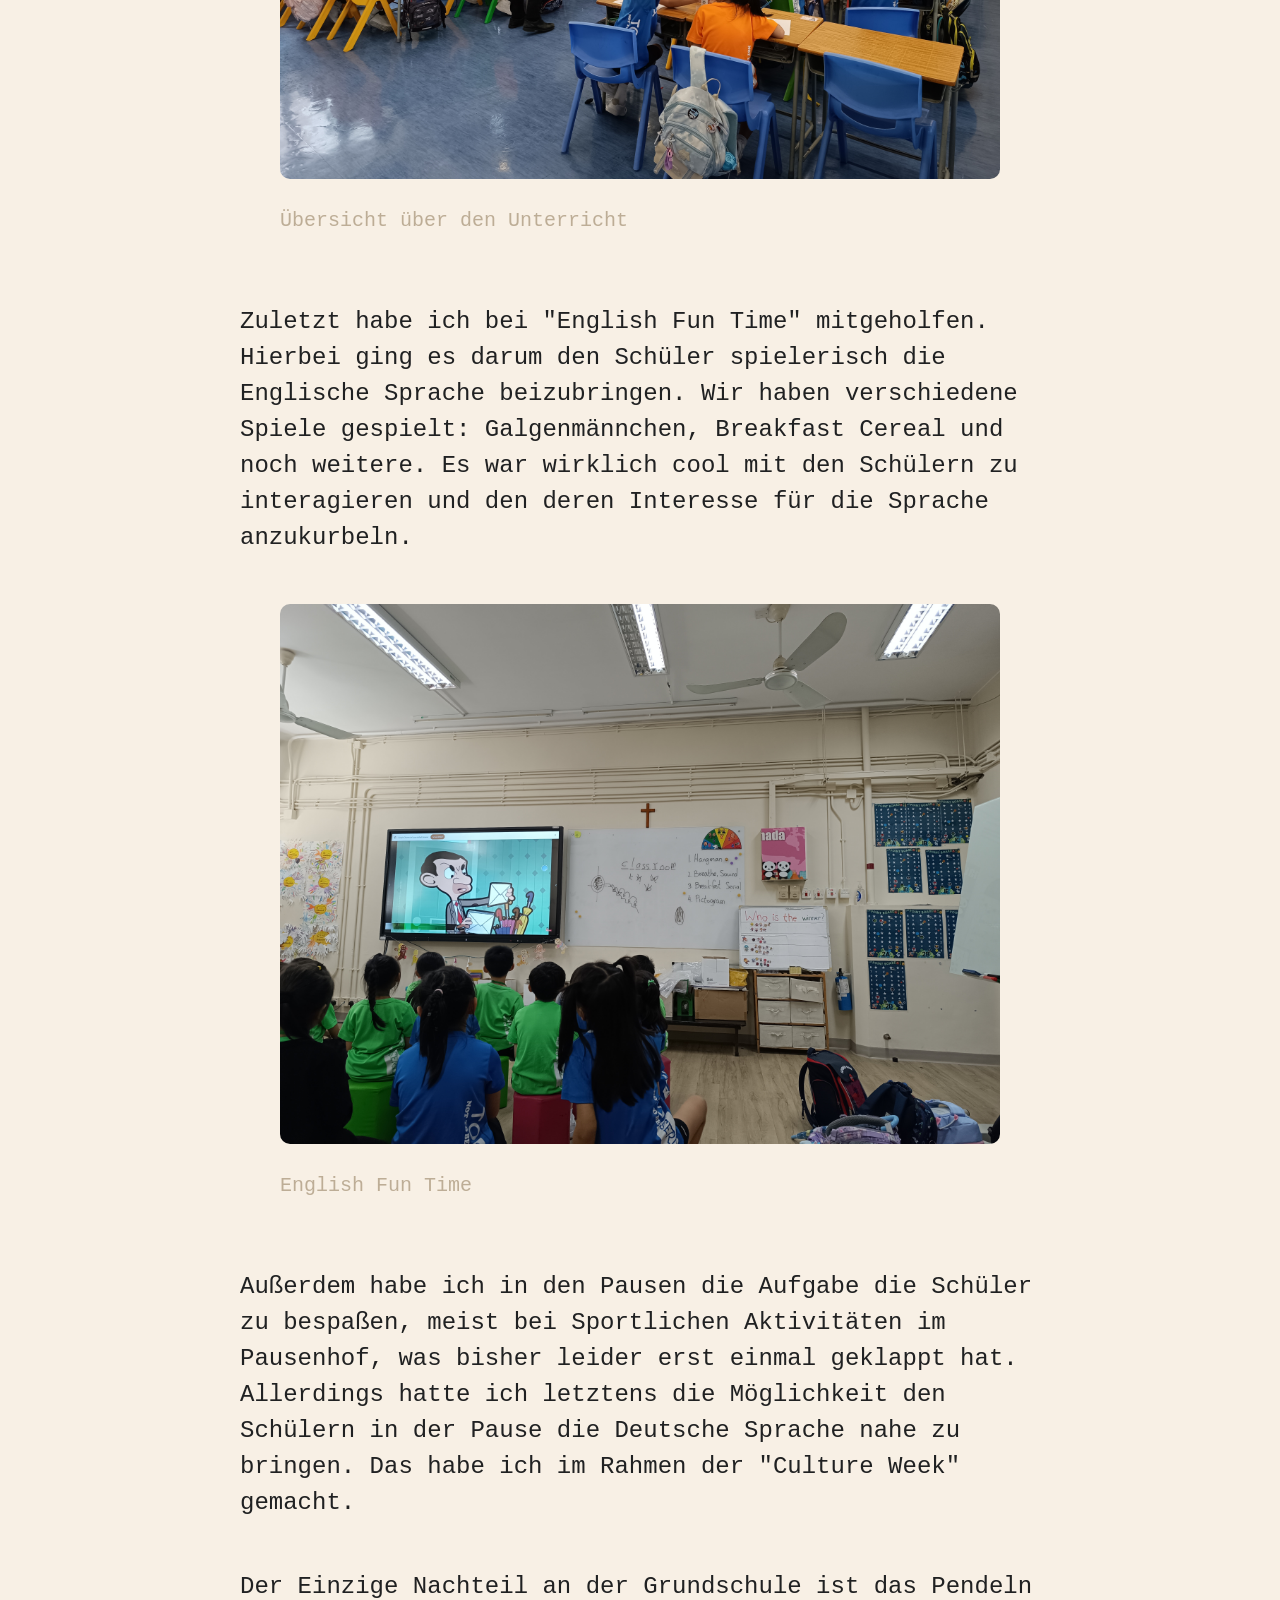
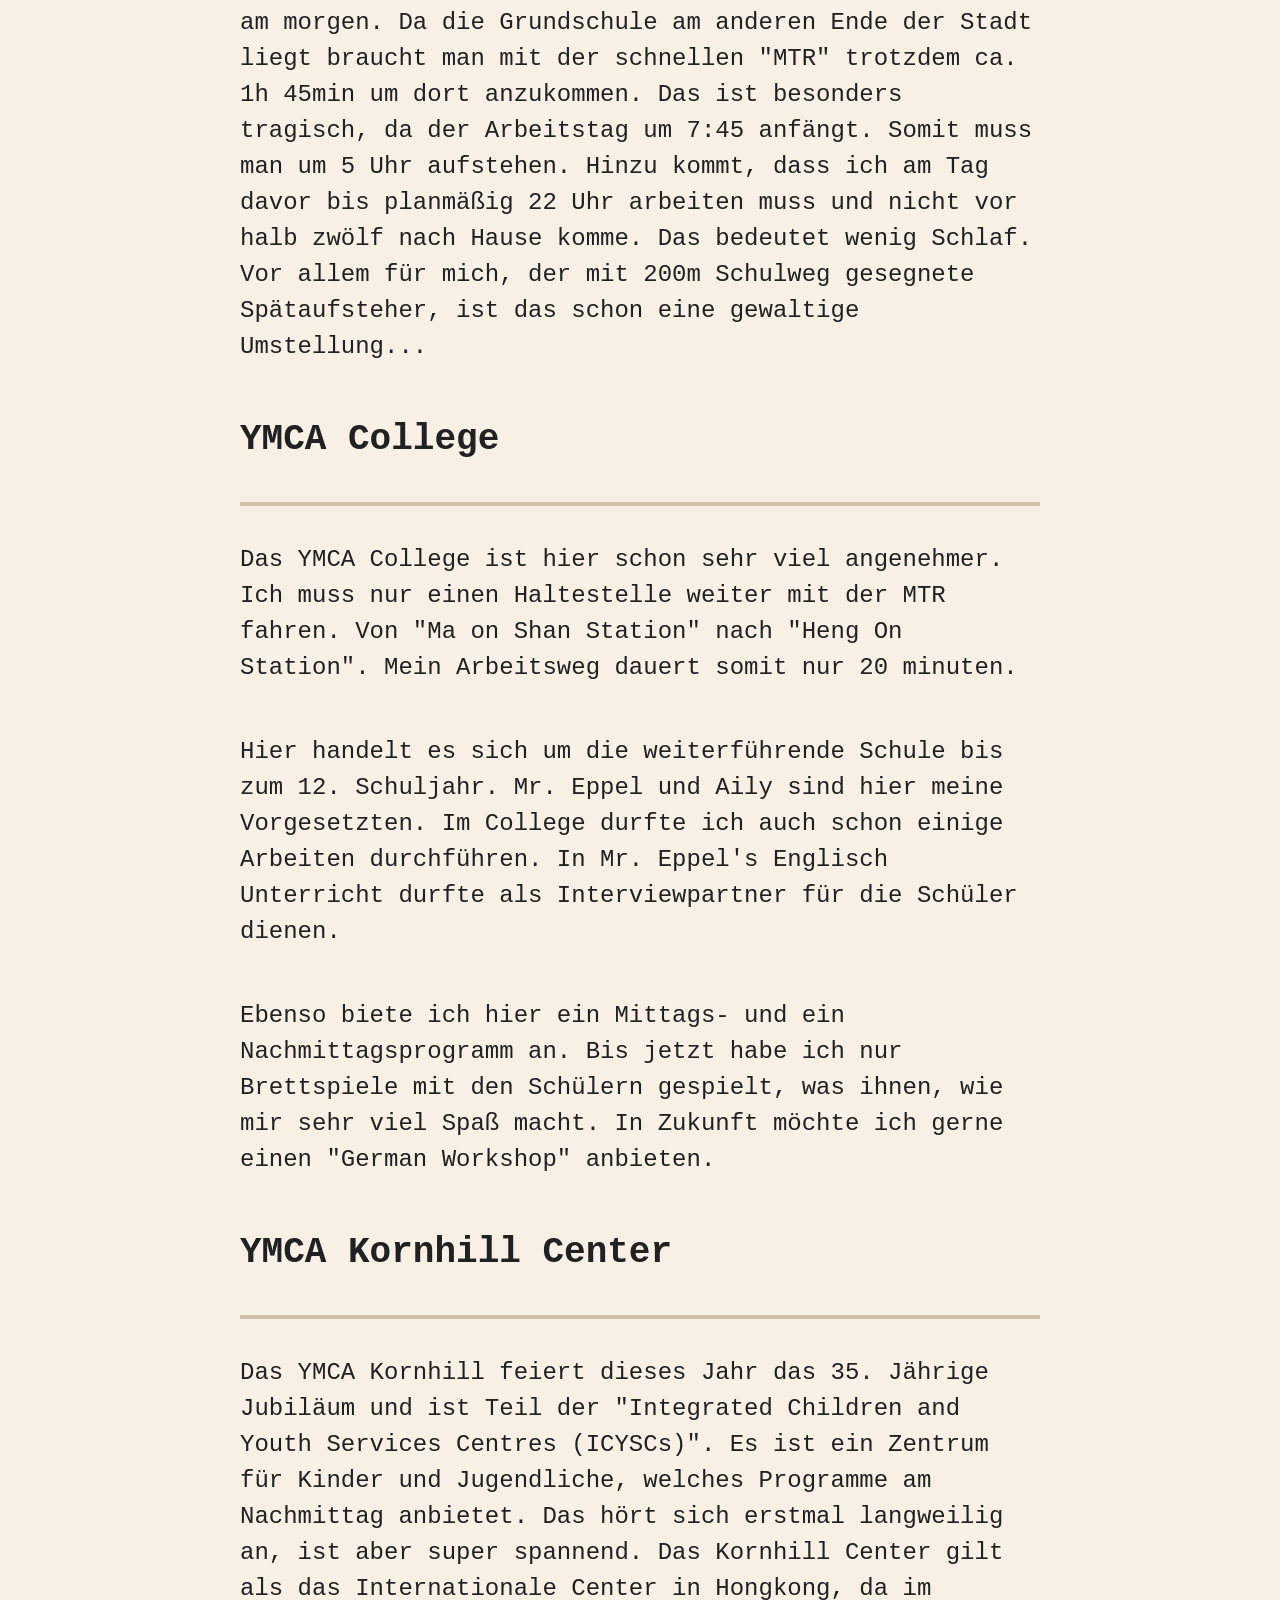
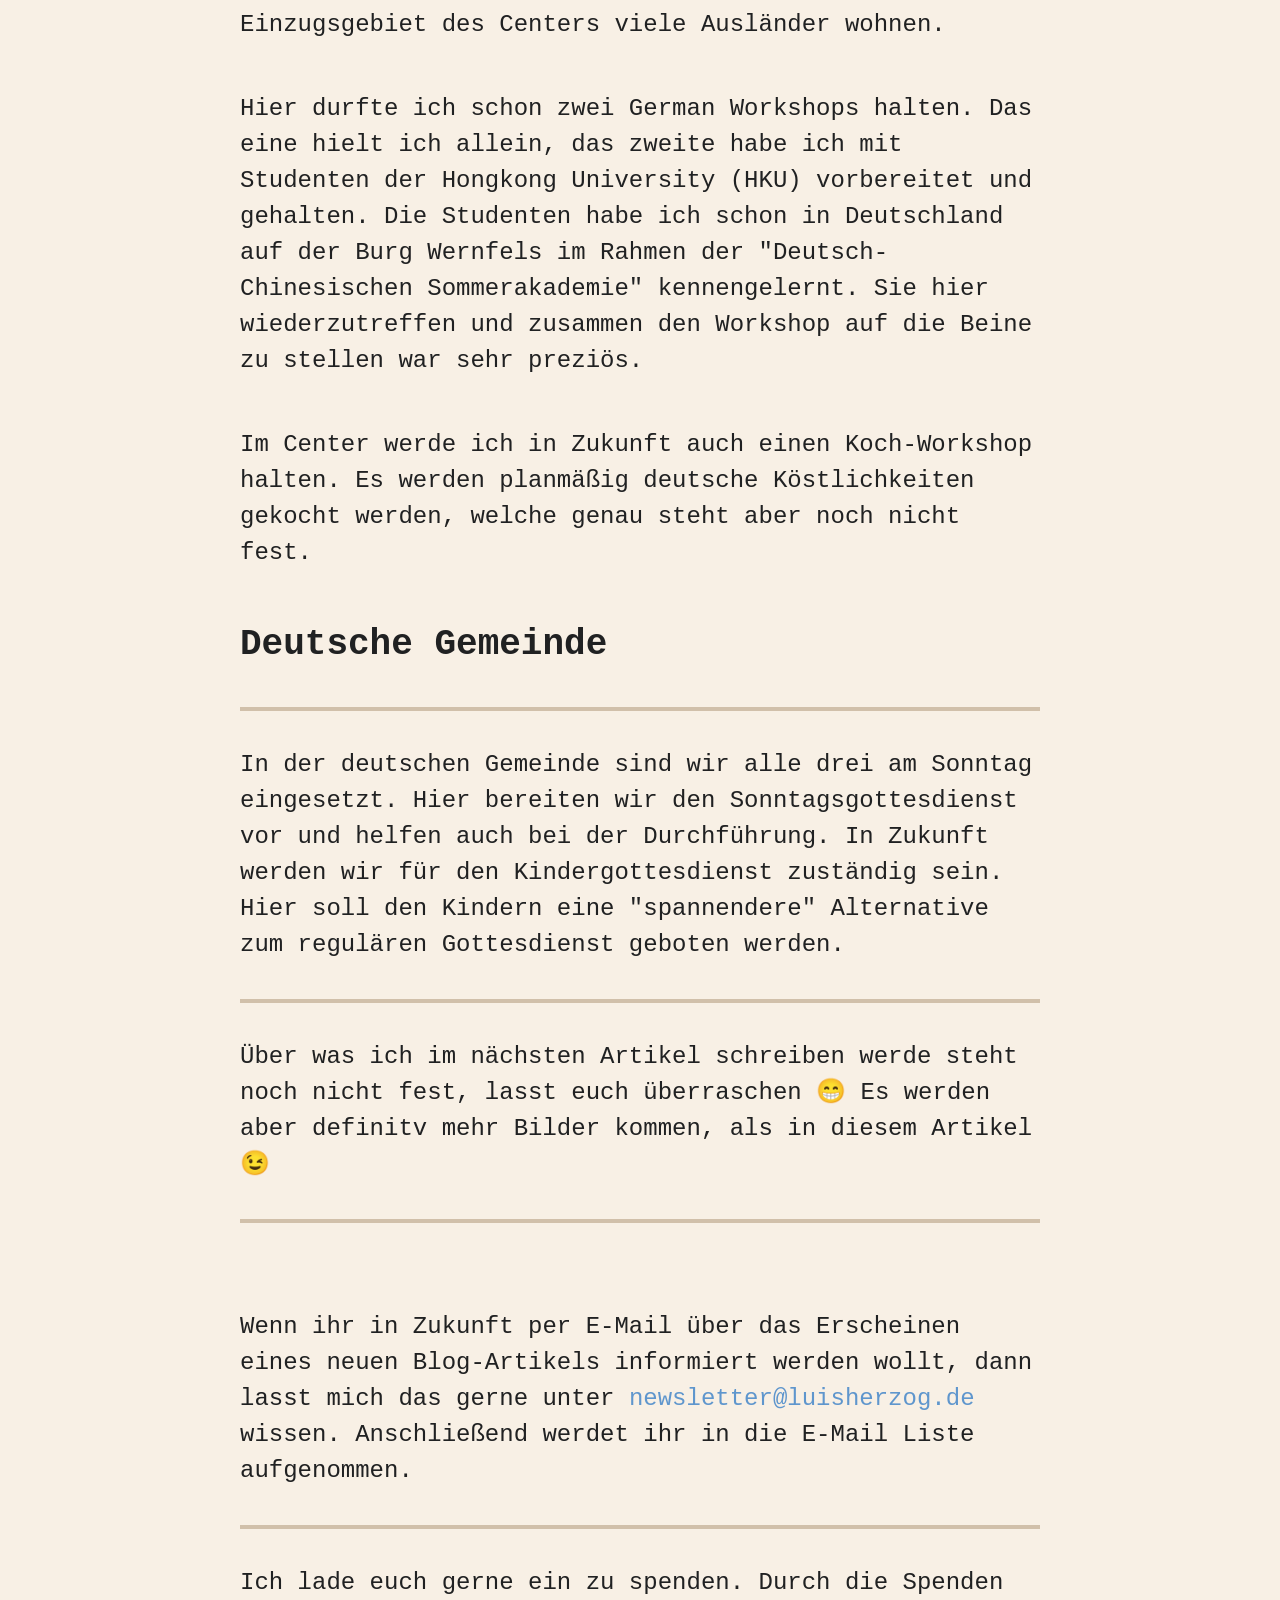
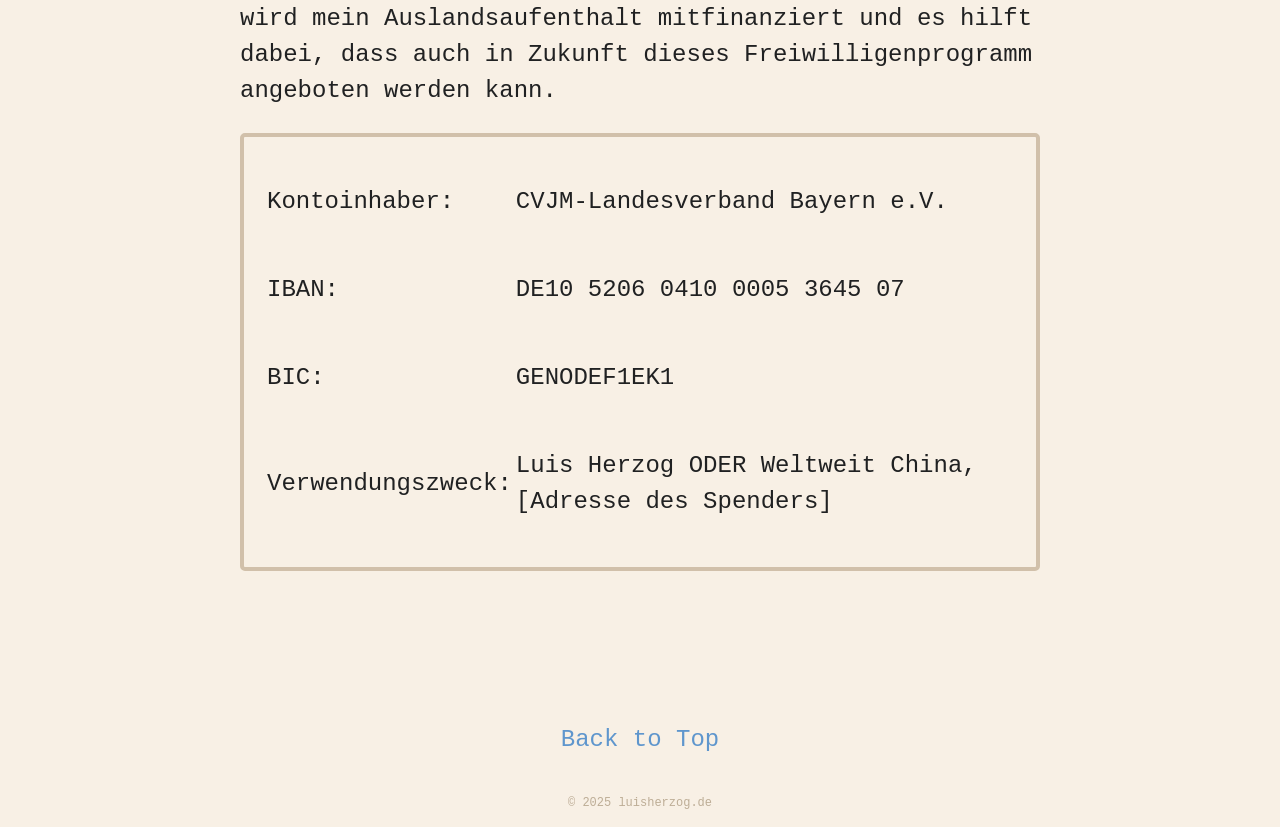
<file: blog/4/index.html>
<!DOCTYPE html>
<html lang="de">
<head>
    <meta charset="UTF-8">
    <meta name="viewport" content="width=device-width, initial-scale=1.0">
    <title>Arbeite ich auch irdendwas?</title>
    <link rel="stylesheet" href="../../static/css/index.css">
    <link rel="shortcut icon" href="../../static/assets/favicon.png" type="image/x-icon">
    <script defer src="../../static/js/theme.js"></script>


</head>
<body>
    <header>
        <nav>
            <ul>
                <li>
                    <a class="link-one" href="../../" >
                        <img class="header-logo" src="../../static/assets/pfp_cropped.png" alt="logo">
                        <p>Home</p>
                    </a>
                </li>
                <li>
                    <a class="link-two" href="../../blog/">
                        <svg class="header-logo" xmlns="http://www.w3.org/2000/svg" viewBox="0 0 512 512"><!--!Font Awesome Free 6.6.0 by @fontawesome - https://fontawesome.com License - https://fontawesome.com/license/free Copyright 2024 Fonticons, Inc.--><path fill="currentColor" d="M192 32c0 17.7 14.3 32 32 32c123.7 0 224 100.3 224 224c0 17.7 14.3 32 32 32s32-14.3 32-32C512 128.9 383.1 0 224 0c-17.7 0-32 14.3-32 32zm0 96c0 17.7 14.3 32 32 32c70.7 0 128 57.3 128 128c0 17.7 14.3 32 32 32s32-14.3 32-32c0-106-86-192-192-192c-17.7 0-32 14.3-32 32zM96 144c0-26.5-21.5-48-48-48S0 117.5 0 144L0 368c0 79.5 64.5 144 144 144s144-64.5 144-144s-64.5-144-144-144l-16 0 0 96 16 0c26.5 0 48 21.5 48 48s-21.5 48-48 48s-48-21.5-48-48l0-224z"/></svg>
                        <p>Blog</p>
                    </a>
                </li>
                <li>
                    <a class="link-three" href="../../projects/">
                        <svg xmlns="http://www.w3.org/2000/svg" viewBox="0 0 576 512"><!--!Font Awesome Free 6.6.0 by @fontawesome - https://fontawesome.com License - https://fontawesome.com/license/free Copyright 2024 Fonticons, Inc.--><path fill="currentColor" d="M413.5 237.5c-28.2 4.8-58.2-3.6-80-25.4l-38.1-38.1C280.4 159 272 138.8 272 117.6l0-12.1L192.3 62c-5.3-2.9-8.6-8.6-8.3-14.7s3.9-11.5 9.5-14l47.2-21C259.1 4.2 279 0 299.2 0l18.1 0c36.7 0 72 14 98.7 39.1l44.6 42c24.2 22.8 33.2 55.7 26.6 86L503 183l8-8c9.4-9.4 24.6-9.4 33.9 0l24 24c9.4 9.4 9.4 24.6 0 33.9l-88 88c-9.4 9.4-24.6 9.4-33.9 0l-24-24c-9.4-9.4-9.4-24.6 0-33.9l8-8-17.5-17.5zM27.4 377.1L260.9 182.6c3.5 4.9 7.5 9.6 11.8 14l38.1 38.1c6 6 12.4 11.2 19.2 15.7L134.9 484.6c-14.5 17.4-36 27.4-58.6 27.4C34.1 512 0 477.8 0 435.7c0-22.6 10.1-44.1 27.4-58.6z"/></svg>
                        <p>Projekte</p>
                    </a>
                </li>
            </ul>
        </nav>

        <div class="color-switch-holder">
            <button class="color-switch-button" id="color-switch-button">
                <svg xmlns="http://www.w3.org/2000/svg" viewBox="0 0 384 512"><!--!Font Awesome Free 6.7.2 by @fontawesome - https://fontawesome.com License - https://fontawesome.com/license/free Copyright 2025 Fonticons, Inc.--><path fill="currentColor" d="M223.5 32C100 32 0 132.3 0 256S100 480 223.5 480c60.6 0 115.5-24.2 155.8-63.4c5-4.9 6.3-12.5 3.1-18.7s-10.1-9.7-17-8.5c-9.8 1.7-19.8 2.6-30.1 2.6c-96.9 0-175.5-78.8-175.5-176c0-65.8 36-123.1 89.3-153.3c6.1-3.5 9.2-10.5 7.7-17.3s-7.3-11.9-14.3-12.5c-6.3-.5-12.6-.8-19-.8z"/></svg>
            </button>
            
        </div>
    </header>
    
    <div class="content-holder">
        <div class="content">
            <div id="start"></div>
            <h1>4. Arbeite ich auch irgendwas?</h1>
            <p class="text-dim date">23. Oktober 2024</p>
            <hr>
            <p>Hallo, ich melde mich aus Hongkong zurück. Im letzten Artikel habe ich angekündigt, dass ich über meine Arbeit berichten möchte. Das mache ich jetzt.
            </p>
            <p>Ich bin in drei verschiedenen Einrichtungen des Chinese YMCA of Hongkong eingsetzt: In der "YMCA Primary School", Im "YMCA College" und im "YMCA Kornhill Center". Außerdem arbeite ich in der deutschen Gemeinde in Hong Kong.
            </p>
            <h2>YMCA Primary School</h2>
            <hr>
            <p>Wie der Name schon sagt handelt es sich um eine Grundschule, die vom YMCA betrieben wird. Hier helfe ich zumeist den Englisch-Lehrern Mr. Ben Ben und Mr. Zia im Unterricht mit. Mein Aufgabenbereich beschränkt sich hier aber nicht nur darauf die Schüler in Schach zu halten, sondern auch aktiv etwas dem Unterricht beizutragen. </p>
            <figure>
                <img src="pictures/1728997269260.jpg" alt="Übersicht über den Unterricht">
                <figcaption>
                    <p class="text-dim date">Übersicht über den Unterricht</p>
                </figcaption>
            </figure>
            <p>Zuletzt habe ich bei "English Fun Time" mitgeholfen. Hierbei ging es darum den Schüler spielerisch die Englische Sprache beizubringen. Wir haben verschiedene Spiele gespielt: Galgenmännchen, Breakfast Cereal und noch weitere. Es war wirklich cool mit den Schülern zu interagieren und den deren Interesse für die Sprache anzukurbeln. 
            </p>
            <figure>
                <img src="pictures/1728997269216.jpg" alt="English Fun Time">
                <figcaption>
                    <p class="text-dim date">English Fun Time</p>
                </figcaption>
            </figure>
            <p>Außerdem habe ich in den Pausen die Aufgabe die Schüler zu bespaßen, meist bei Sportlichen Aktivitäten im Pausenhof, was bisher leider erst einmal geklappt hat. Allerdings hatte ich letztens die Möglichkeit den Schülern in der Pause die Deutsche Sprache nahe zu bringen. Das habe ich im Rahmen der "Culture Week" gemacht. 
            </p>
            <p>Der Einzige Nachteil an der Grundschule ist das Pendeln am morgen. Da die Grundschule am anderen Ende der Stadt liegt braucht man mit der schnellen "MTR" trotzdem ca. 1h 45min um dort anzukommen. Das ist besonders tragisch, da der Arbeitstag um 7:45 anfängt. Somit muss man um 5 Uhr aufstehen. Hinzu kommt, dass ich am Tag davor bis planmäßig 22 Uhr arbeiten muss und nicht vor halb zwölf nach Hause komme. Das bedeutet wenig Schlaf. Vor allem für mich, der mit 200m Schulweg gesegnete Spätaufsteher, ist das schon eine gewaltige Umstellung...
            </p>
            <h2>YMCA College</h2>
            <hr>
            <p>Das YMCA College ist hier schon sehr viel angenehmer. Ich muss nur einen Haltestelle weiter mit der MTR fahren. Von "Ma on Shan Station" nach "Heng On Station". Mein Arbeitsweg dauert somit nur 20 minuten. 
            </p>
            <p>Hier handelt es sich um die weiterführende Schule bis zum 12. Schuljahr. Mr. Eppel und Aily sind hier meine Vorgesetzten. Im College durfte ich auch schon einige Arbeiten durchführen.  In Mr. Eppel's Englisch Unterricht durfte als Interviewpartner für die Schüler dienen. 
            </p>
            <p>Ebenso biete ich hier ein Mittags- und ein Nachmittagsprogramm an. Bis jetzt habe ich nur Brettspiele mit den Schülern gespielt, was ihnen, wie mir sehr viel Spaß macht. In Zukunft möchte ich gerne einen "German Workshop" anbieten. 
            </p>
            <h2>YMCA Kornhill Center</h2>
            <hr>
            <p>Das YMCA Kornhill feiert dieses Jahr das 35. Jährige Jubiläum und ist Teil der "Integrated Children and Youth Services Centres (ICYSCs)".  Es ist ein Zentrum für Kinder und Jugendliche, welches Programme am Nachmittag anbietet. Das hört sich erstmal langweilig an, ist aber super spannend. Das Kornhill Center gilt als das Internationale Center in Hongkong, da im Einzugsgebiet des Centers viele Ausländer wohnen. 
            </p>
            <p>Hier durfte ich schon zwei German Workshops halten. Das eine hielt ich allein, das zweite habe ich mit Studenten der Hongkong University (HKU) vorbereitet und gehalten. Die Studenten habe ich schon in Deutschland auf der Burg Wernfels im Rahmen der "Deutsch-Chinesischen Sommerakademie" kennengelernt. Sie hier wiederzutreffen und zusammen den Workshop auf die Beine zu stellen war sehr preziös.
            </p>
            <p>Im Center werde ich in Zukunft auch einen Koch-Workshop halten. Es werden planmäßig deutsche Köstlichkeiten gekocht werden, welche genau steht aber noch nicht fest. 
            </p>
            <h2>Deutsche Gemeinde</h2>
            <hr>
            <p>In der deutschen Gemeinde sind wir alle drei am Sonntag eingesetzt. Hier bereiten wir den Sonntagsgottesdienst vor und helfen auch bei der Durchführung. In Zukunft werden wir für den Kindergottesdienst zuständig sein. Hier soll den Kindern eine "spannendere" Alternative zum regulären Gottesdienst geboten werden. 
            </p>
            <hr>
            <p>Über was ich im nächsten Artikel schreiben werde steht noch nicht fest, lasst euch überraschen 😁 Es werden aber definitv mehr Bilder kommen, als in diesem Artikel 😉
            </p>
            <hr>
            


            
            <div class="pre-footer">
                <p>Wenn ihr in Zukunft per E-Mail über das Erscheinen eines neuen Blog-Artikels informiert werden wollt, dann lasst mich das gerne unter <a href="mailto:newsletter@luisherzog.de">newsletter@luisherzog.de</a> wissen. Anschließend werdet ihr in die E-Mail Liste aufgenommen.</p>
                <hr>
                <p>Ich lade euch gerne ein zu spenden. Durch die Spenden wird mein Auslandsaufenthalt mitfinanziert und es hilft dabei, dass auch in Zukunft dieses Freiwilligenprogramm angeboten werden kann.
                </p>
                <table id="spenden-tabelle">
                    <tbody>
                        <tr>
                            <td><p>Kontoinhaber: </p></td>
                            <td><p>CVJM-Landesverband Bayern e.V.</p></td>
                        </tr>
                        <tr>
                            <td><p>IBAN:</p></td>
                            <td><p>DE10 5206 0410 0005 3645 07</p></td>
                        </tr>
                        <tr>
                            <td><p>BIC:</p></td>
                            <td><p>GENODEF1EK1</p></td>
                        </tr>
                        <tr>
                            <td><p>Verwendungszweck:</p></td>
                            <td><p>Luis Herzog ODER Weltweit China, [Adresse des Spenders]</p></td>
                        </tr>
                    </tbody>
                </table>
                <br>

                <a href="#start" class="flex-center">
                    <p>Back to Top</p>

                </a>
            </div>
        </div>
    </div>
    <footer>
        <p class="text-dim">© 2025 luisherzog.de</p>
    </footer>
</body>
</html>
</file>
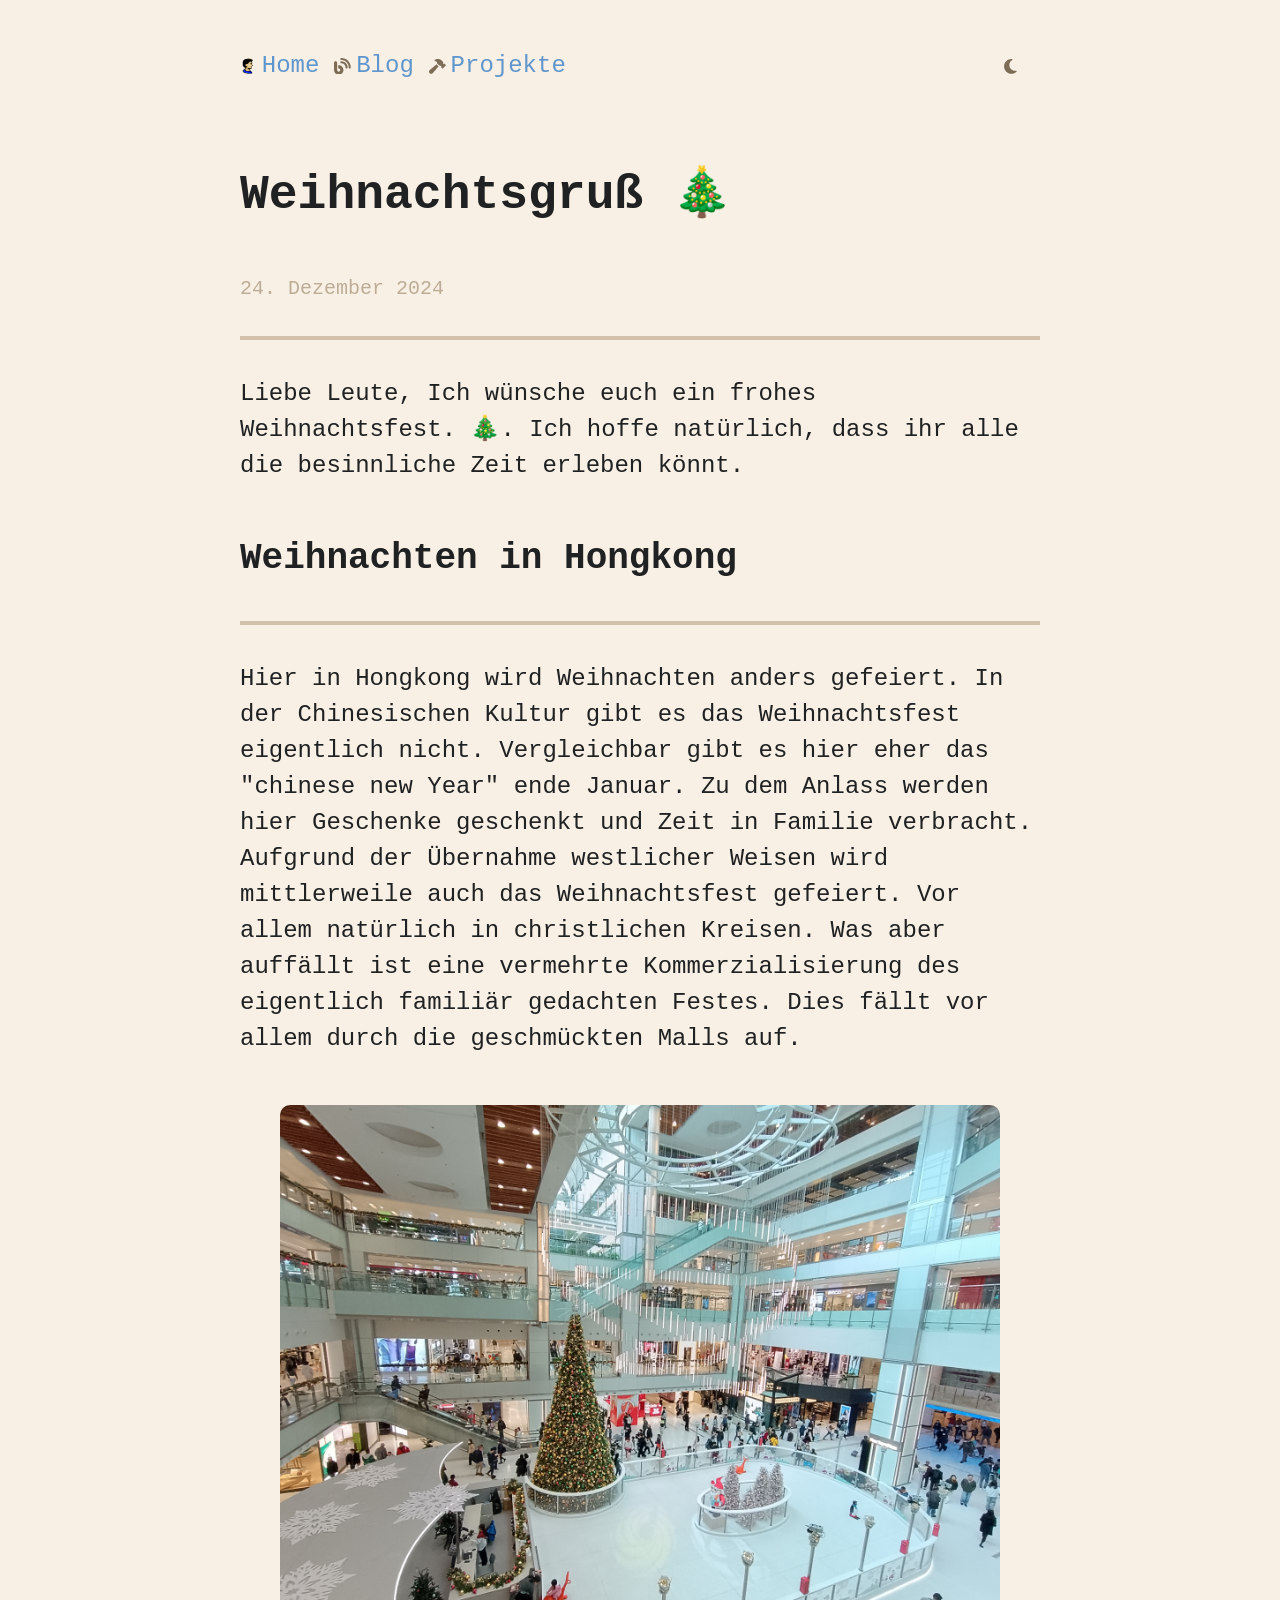
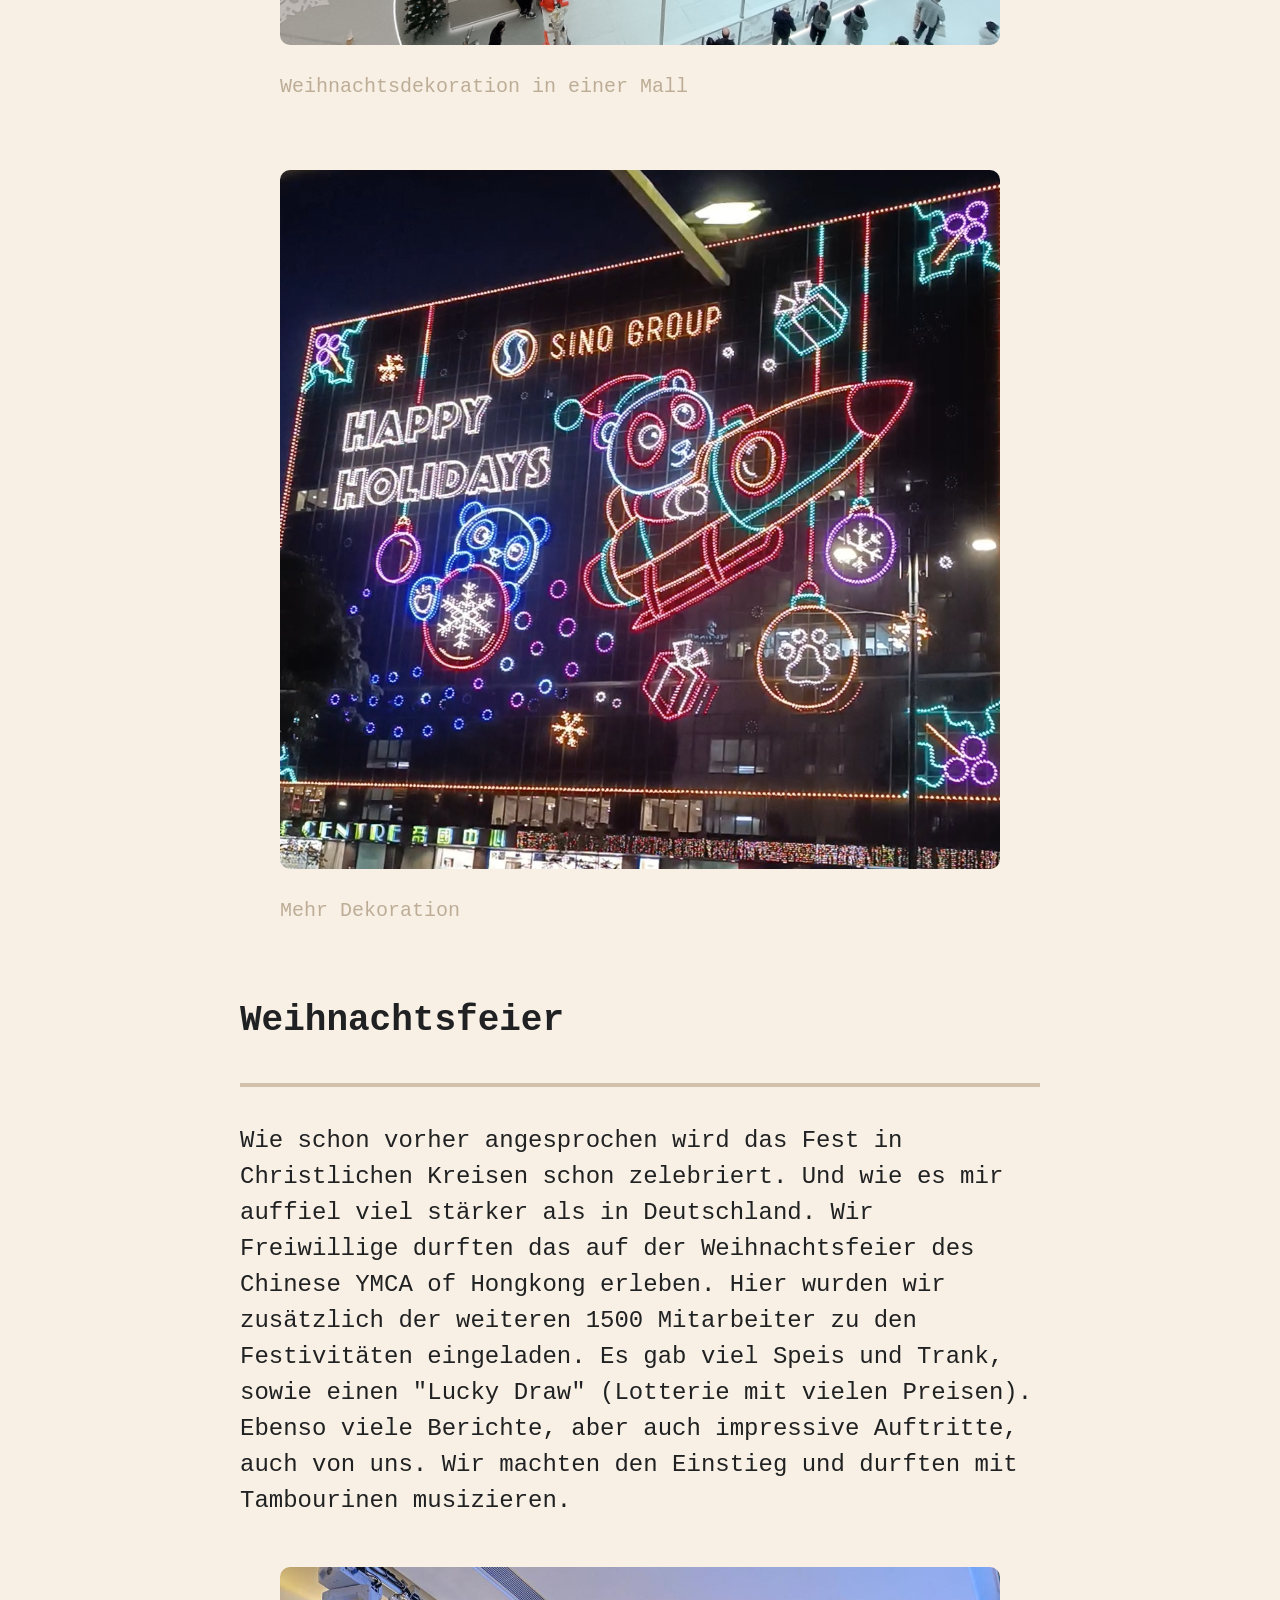
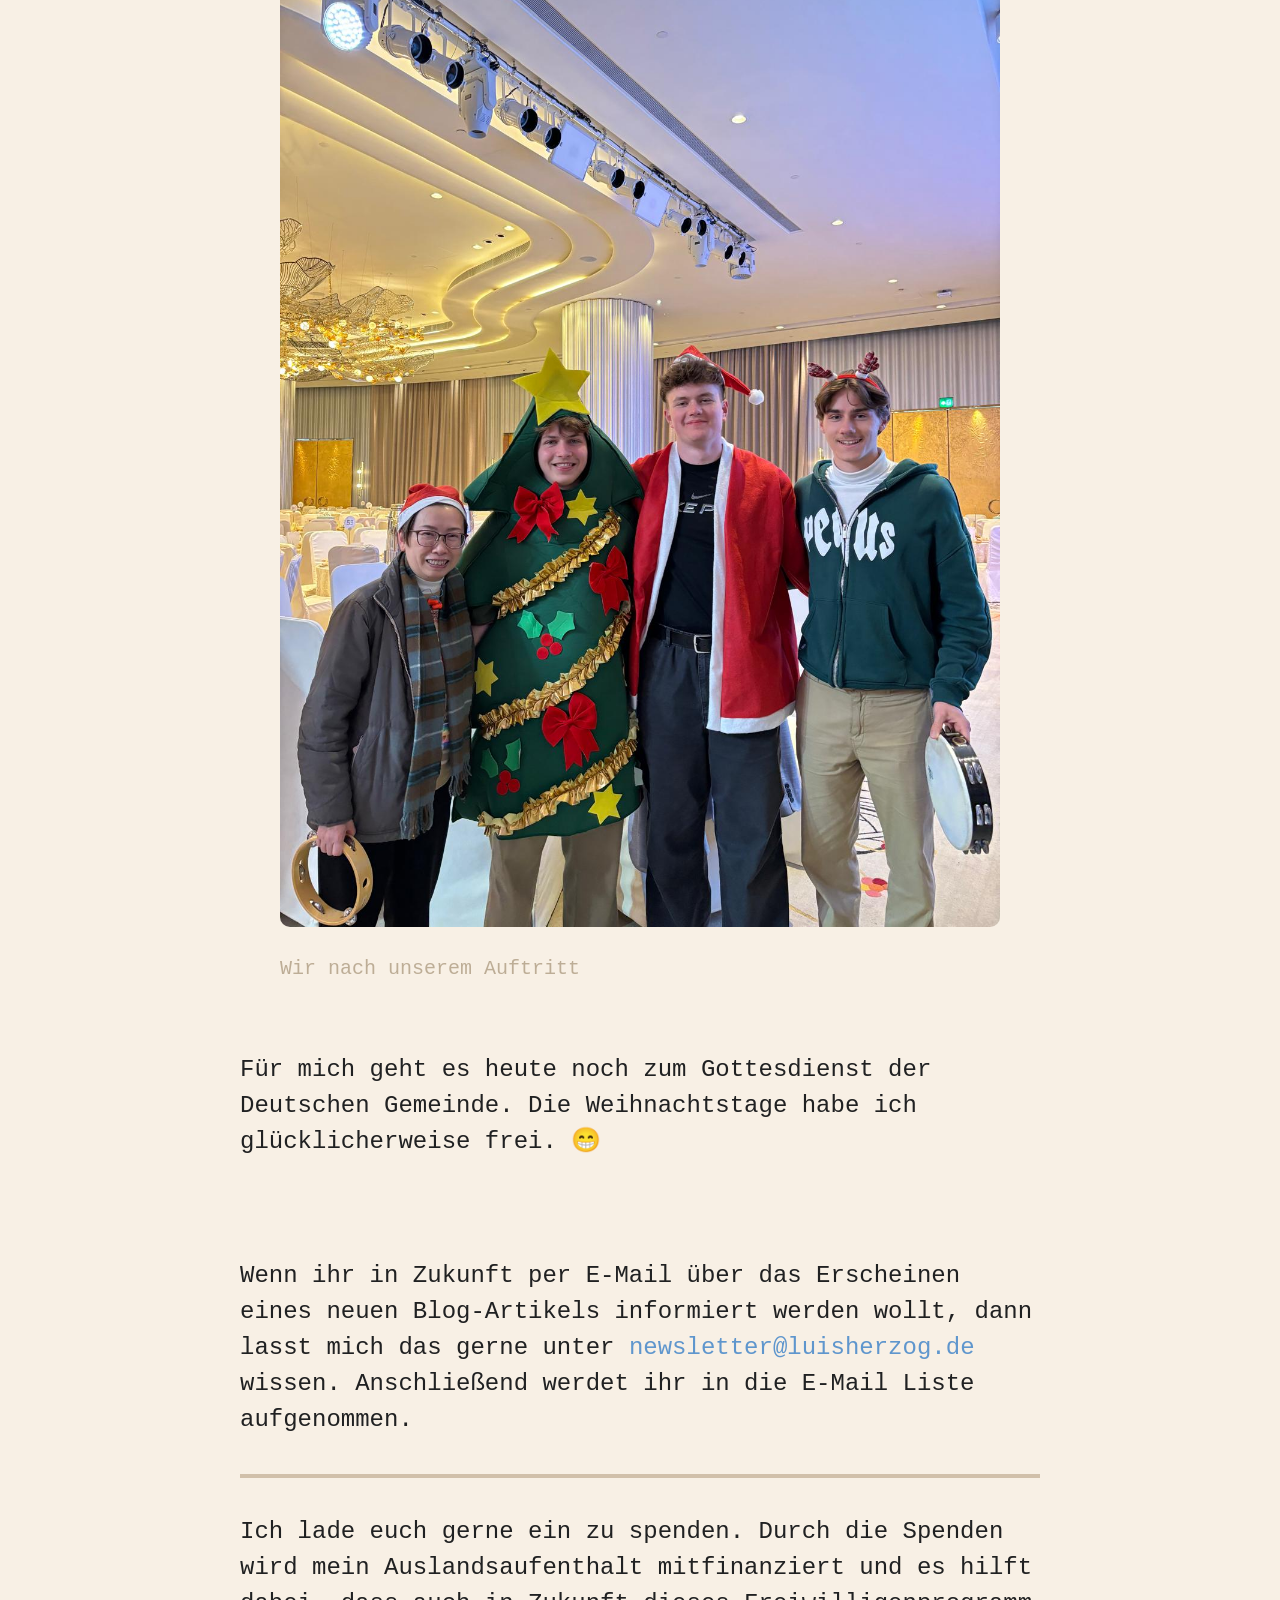
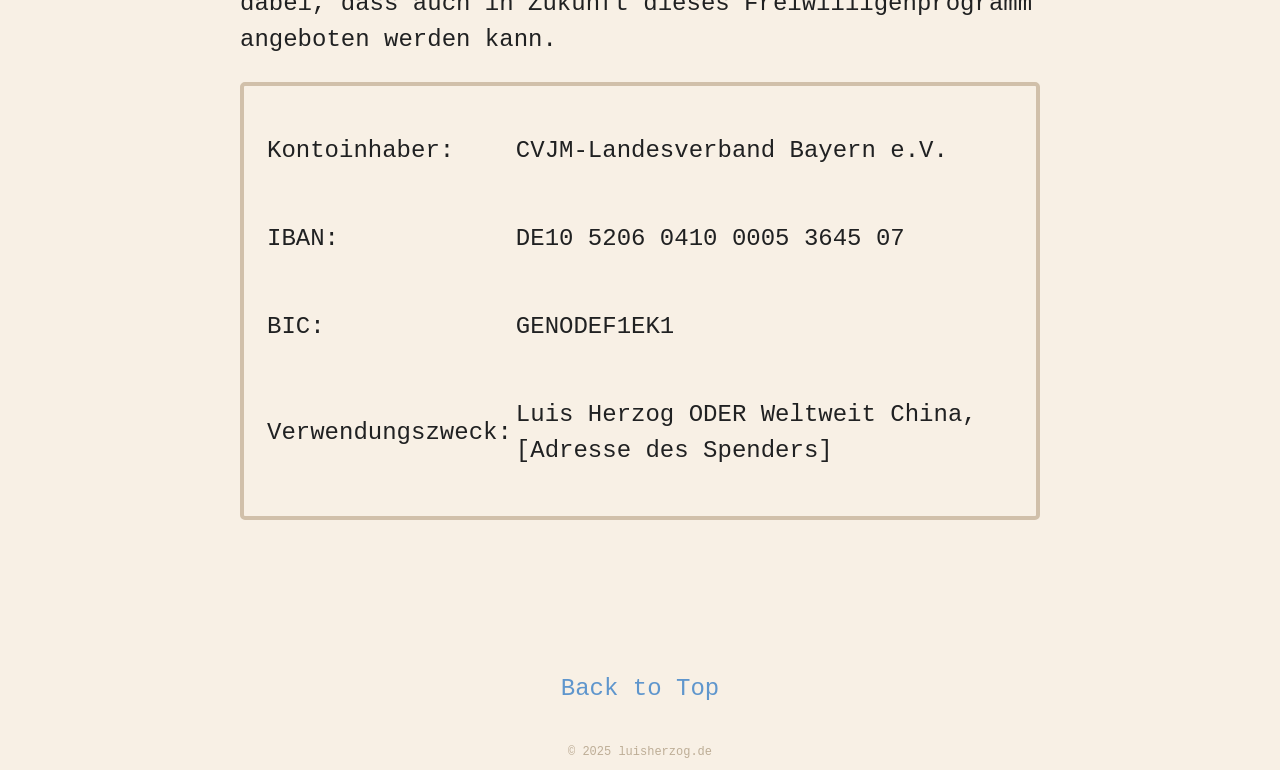
<file: blog/6/index.html>
<!DOCTYPE html>
<html lang="de">
<head>
    <meta charset="UTF-8">
    <meta name="viewport" content="width=device-width, initial-scale=1.0">
    <title>Weihnachtsgruß 🎄</title>
    <link rel="stylesheet" href="../../static/css/index.css">
    <link rel="shortcut icon" href="../../static/assets/favicon.png" type="image/x-icon">
    <script defer src="../../static/js/theme.js"></script>


</head>
<body>
    <header>
        <nav>
            <ul>
                <li>
                    <a class="link-one" href="../../" >
                        <img class="header-logo" src="../../static/assets/pfp_cropped.png" alt="logo">
                        <p>Home</p>
                    </a>
                </li>
                <li>
                    <a class="link-two" href="../../blog/">
                        <svg class="header-logo" xmlns="http://www.w3.org/2000/svg" viewBox="0 0 512 512"><!--!Font Awesome Free 6.6.0 by @fontawesome - https://fontawesome.com License - https://fontawesome.com/license/free Copyright 2024 Fonticons, Inc.--><path fill="currentColor" d="M192 32c0 17.7 14.3 32 32 32c123.7 0 224 100.3 224 224c0 17.7 14.3 32 32 32s32-14.3 32-32C512 128.9 383.1 0 224 0c-17.7 0-32 14.3-32 32zm0 96c0 17.7 14.3 32 32 32c70.7 0 128 57.3 128 128c0 17.7 14.3 32 32 32s32-14.3 32-32c0-106-86-192-192-192c-17.7 0-32 14.3-32 32zM96 144c0-26.5-21.5-48-48-48S0 117.5 0 144L0 368c0 79.5 64.5 144 144 144s144-64.5 144-144s-64.5-144-144-144l-16 0 0 96 16 0c26.5 0 48 21.5 48 48s-21.5 48-48 48s-48-21.5-48-48l0-224z"/></svg>
                        <p>Blog</p>
                    </a>
                </li>
                <li>
                    <a class="link-three" href="../../projects/">
                        <svg xmlns="http://www.w3.org/2000/svg" viewBox="0 0 576 512"><!--!Font Awesome Free 6.6.0 by @fontawesome - https://fontawesome.com License - https://fontawesome.com/license/free Copyright 2024 Fonticons, Inc.--><path fill="currentColor" d="M413.5 237.5c-28.2 4.8-58.2-3.6-80-25.4l-38.1-38.1C280.4 159 272 138.8 272 117.6l0-12.1L192.3 62c-5.3-2.9-8.6-8.6-8.3-14.7s3.9-11.5 9.5-14l47.2-21C259.1 4.2 279 0 299.2 0l18.1 0c36.7 0 72 14 98.7 39.1l44.6 42c24.2 22.8 33.2 55.7 26.6 86L503 183l8-8c9.4-9.4 24.6-9.4 33.9 0l24 24c9.4 9.4 9.4 24.6 0 33.9l-88 88c-9.4 9.4-24.6 9.4-33.9 0l-24-24c-9.4-9.4-9.4-24.6 0-33.9l8-8-17.5-17.5zM27.4 377.1L260.9 182.6c3.5 4.9 7.5 9.6 11.8 14l38.1 38.1c6 6 12.4 11.2 19.2 15.7L134.9 484.6c-14.5 17.4-36 27.4-58.6 27.4C34.1 512 0 477.8 0 435.7c0-22.6 10.1-44.1 27.4-58.6z"/></svg>
                        <p>Projekte</p>
                    </a>
                </li>
            </ul>
        </nav>

        <div class="color-switch-holder">
            <button class="color-switch-button" id="color-switch-button">
                <svg xmlns="http://www.w3.org/2000/svg" viewBox="0 0 384 512"><!--!Font Awesome Free 6.7.2 by @fontawesome - https://fontawesome.com License - https://fontawesome.com/license/free Copyright 2025 Fonticons, Inc.--><path fill="currentColor" d="M223.5 32C100 32 0 132.3 0 256S100 480 223.5 480c60.6 0 115.5-24.2 155.8-63.4c5-4.9 6.3-12.5 3.1-18.7s-10.1-9.7-17-8.5c-9.8 1.7-19.8 2.6-30.1 2.6c-96.9 0-175.5-78.8-175.5-176c0-65.8 36-123.1 89.3-153.3c6.1-3.5 9.2-10.5 7.7-17.3s-7.3-11.9-14.3-12.5c-6.3-.5-12.6-.8-19-.8z"/></svg>
            </button>
            
        </div>
    </header>
    
    <div class="content-holder">
        <div class="content">
            <div id="start"></div>
            <h1 class="intro">Weihnachtsgruß 🎄</h1>
            <p class="text-dim date">24. Dezember 2024</p>
            <hr>
            <p>Liebe Leute,
                Ich wünsche euch ein frohes Weihnachtsfest. 🎄. Ich hoffe natürlich, dass ihr alle die besinnliche Zeit erleben könnt. </p>
            <h2>Weihnachten in Hongkong</h2>
            <hr>
            <p>Hier in Hongkong wird Weihnachten anders gefeiert. In der Chinesischen Kultur gibt es das Weihnachtsfest eigentlich nicht. Vergleichbar gibt es hier eher das "chinese new Year" ende Januar. Zu dem Anlass werden hier Geschenke geschenkt und Zeit in Familie verbracht. Aufgrund der Übernahme westlicher Weisen wird mittlerweile auch das Weihnachtsfest gefeiert. Vor allem natürlich in christlichen Kreisen. Was aber auffällt ist eine vermehrte Kommerzialisierung des eigentlich familiär gedachten Festes. Dies fällt vor allem durch die geschmückten Malls auf. </p>
            <figure>
                <img src="pictures/IMG_20241223_142137.jpg" alt="Mall mit Dekoration">
                <figcaption>
                    <p class="text-dim date">Weihnachtsdekoration in einer Mall</p>
                </figcaption>
            </figure>
            <figure>
                <img src="pictures/dekoration.jpg" alt="Mehr Dekoration">
                <figcaption>
                    <p class="text-dim date">Mehr Dekoration</p>
                </figcaption>
            </figure>
            <h2>Weihnachtsfeier</h2>
            <hr>
            <p>Wie schon vorher angesprochen wird das Fest in Christlichen Kreisen schon zelebriert. Und wie es mir auffiel viel stärker als in Deutschland. Wir Freiwillige durften das auf der Weihnachtsfeier des Chinese YMCA of Hongkong erleben. Hier wurden wir zusätzlich der weiteren 1500 Mitarbeiter zu den Festivitäten eingeladen. Es gab viel Speis und Trank, sowie einen "Lucky Draw" (Lotterie mit vielen Preisen). Ebenso viele Berichte, aber auch impressive Auftritte, auch von uns. Wir machten den Einstieg und durften mit Tambourinen musizieren.</p>
            <figure>
                <img src="pictures/IMG-20241217-WA0000.jpg" alt="Gruppenbild">
                <figcaption>
                    <p class="text-dim date">Wir nach unserem Auftritt</p>
                </figcaption>
            </figure>
            <p>Für mich geht es heute noch zum Gottesdienst der Deutschen Gemeinde. Die Weihnachtstage habe ich glücklicherweise frei. 😁</p>
            


            <div class="pre-footer">
                <p>Wenn ihr in Zukunft per E-Mail über das Erscheinen eines neuen Blog-Artikels informiert werden wollt, dann lasst mich das gerne unter <a href="mailto:newsletter@luisherzog.de">newsletter@luisherzog.de</a> wissen. Anschließend werdet ihr in die E-Mail Liste aufgenommen.</p>
                <hr>
                <p>Ich lade euch gerne ein zu spenden. Durch die Spenden wird mein Auslandsaufenthalt mitfinanziert und es hilft dabei, dass auch in Zukunft dieses Freiwilligenprogramm angeboten werden kann.
                </p>
                <table id="spenden-tabelle">
                    <tbody>
                        <tr>
                            <td><p>Kontoinhaber: </p></td>
                            <td><p>CVJM-Landesverband Bayern e.V.</p></td>
                        </tr>
                        <tr>
                            <td><p>IBAN:</p></td>
                            <td><p>DE10 5206 0410 0005 3645 07</p></td>
                        </tr>
                        <tr>
                            <td><p>BIC:</p></td>
                            <td><p>GENODEF1EK1</p></td>
                        </tr>
                        <tr>
                            <td><p>Verwendungszweck:</p></td>
                            <td><p>Luis Herzog ODER Weltweit China, [Adresse des Spenders]</p></td>
                        </tr>
                    </tbody>
                </table>
                <br>

                <a href="#start" class="flex-center">
                    <p>Back to Top</p>

                </a>
            </div>
        </div>
    </div>
    <footer>
        <p class="text-dim">© 2025 luisherzog.de</p>
    </footer>
</body>
</html>
</file>
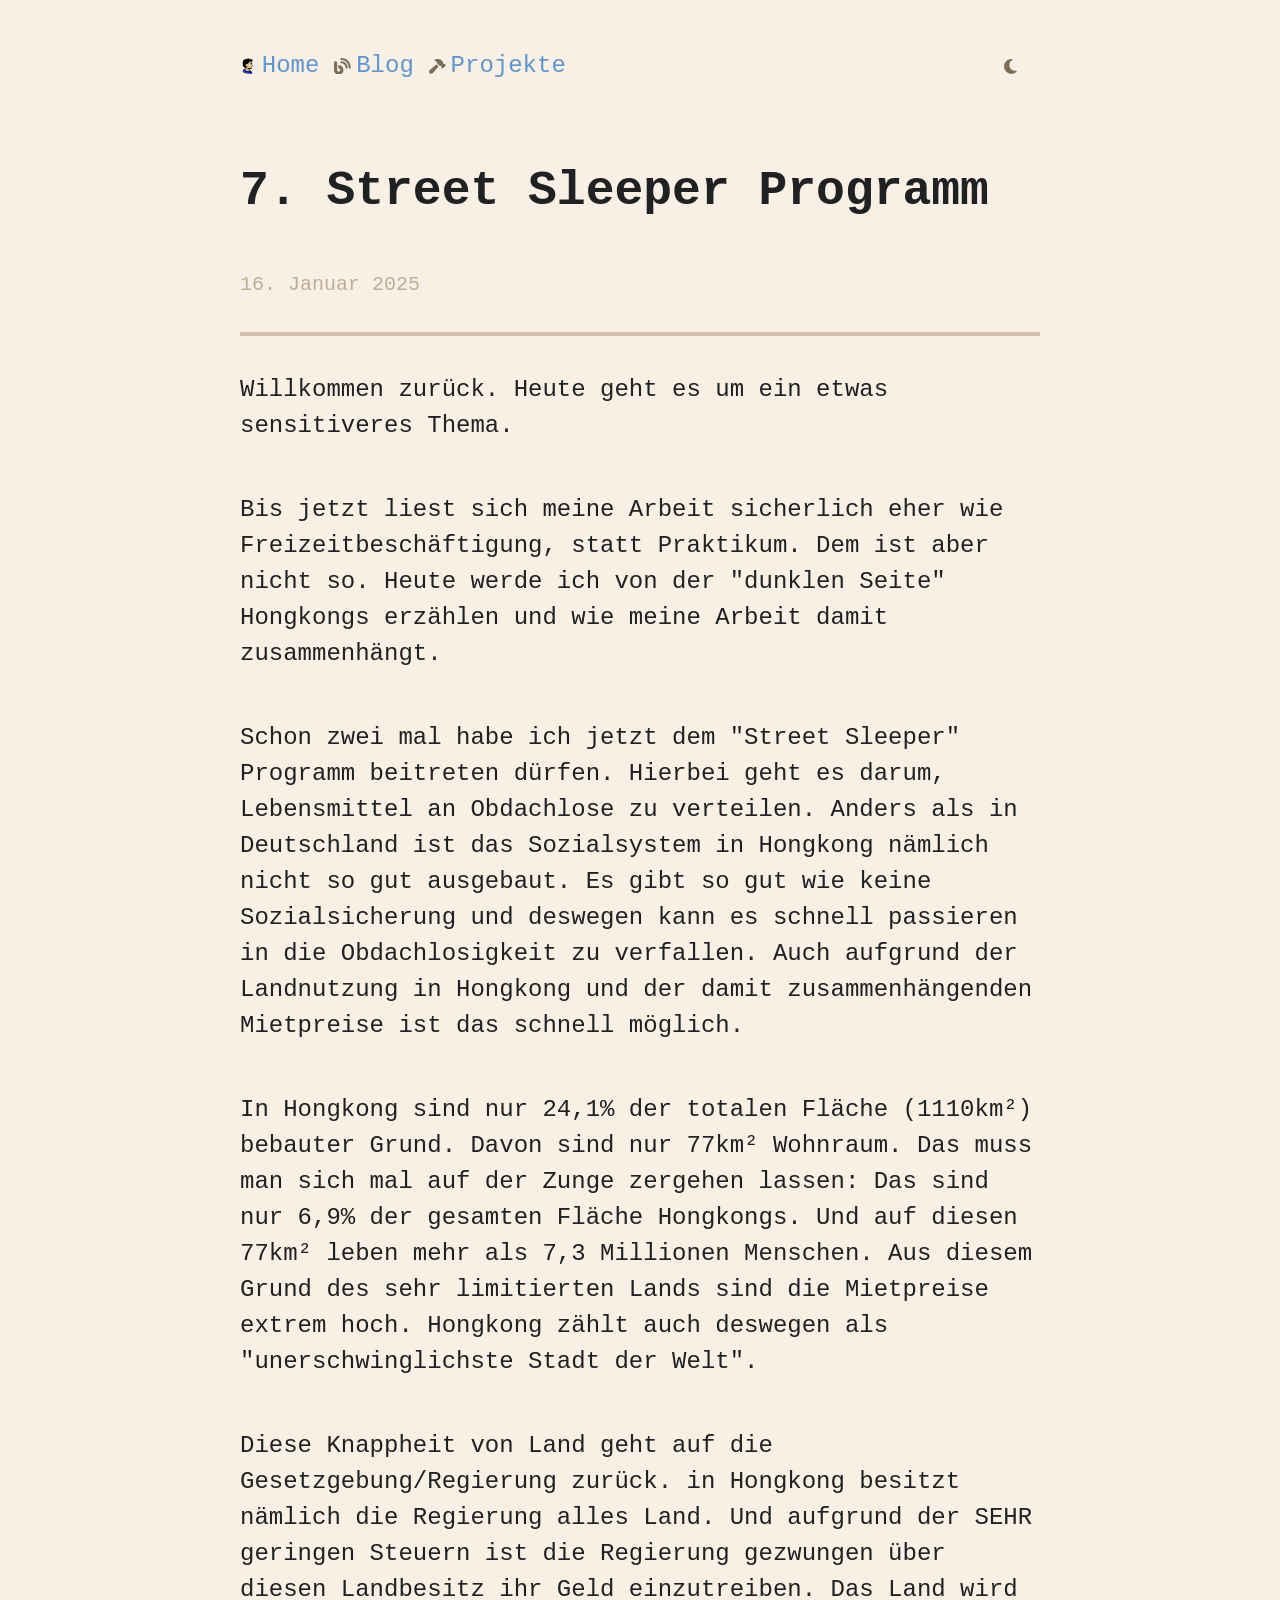
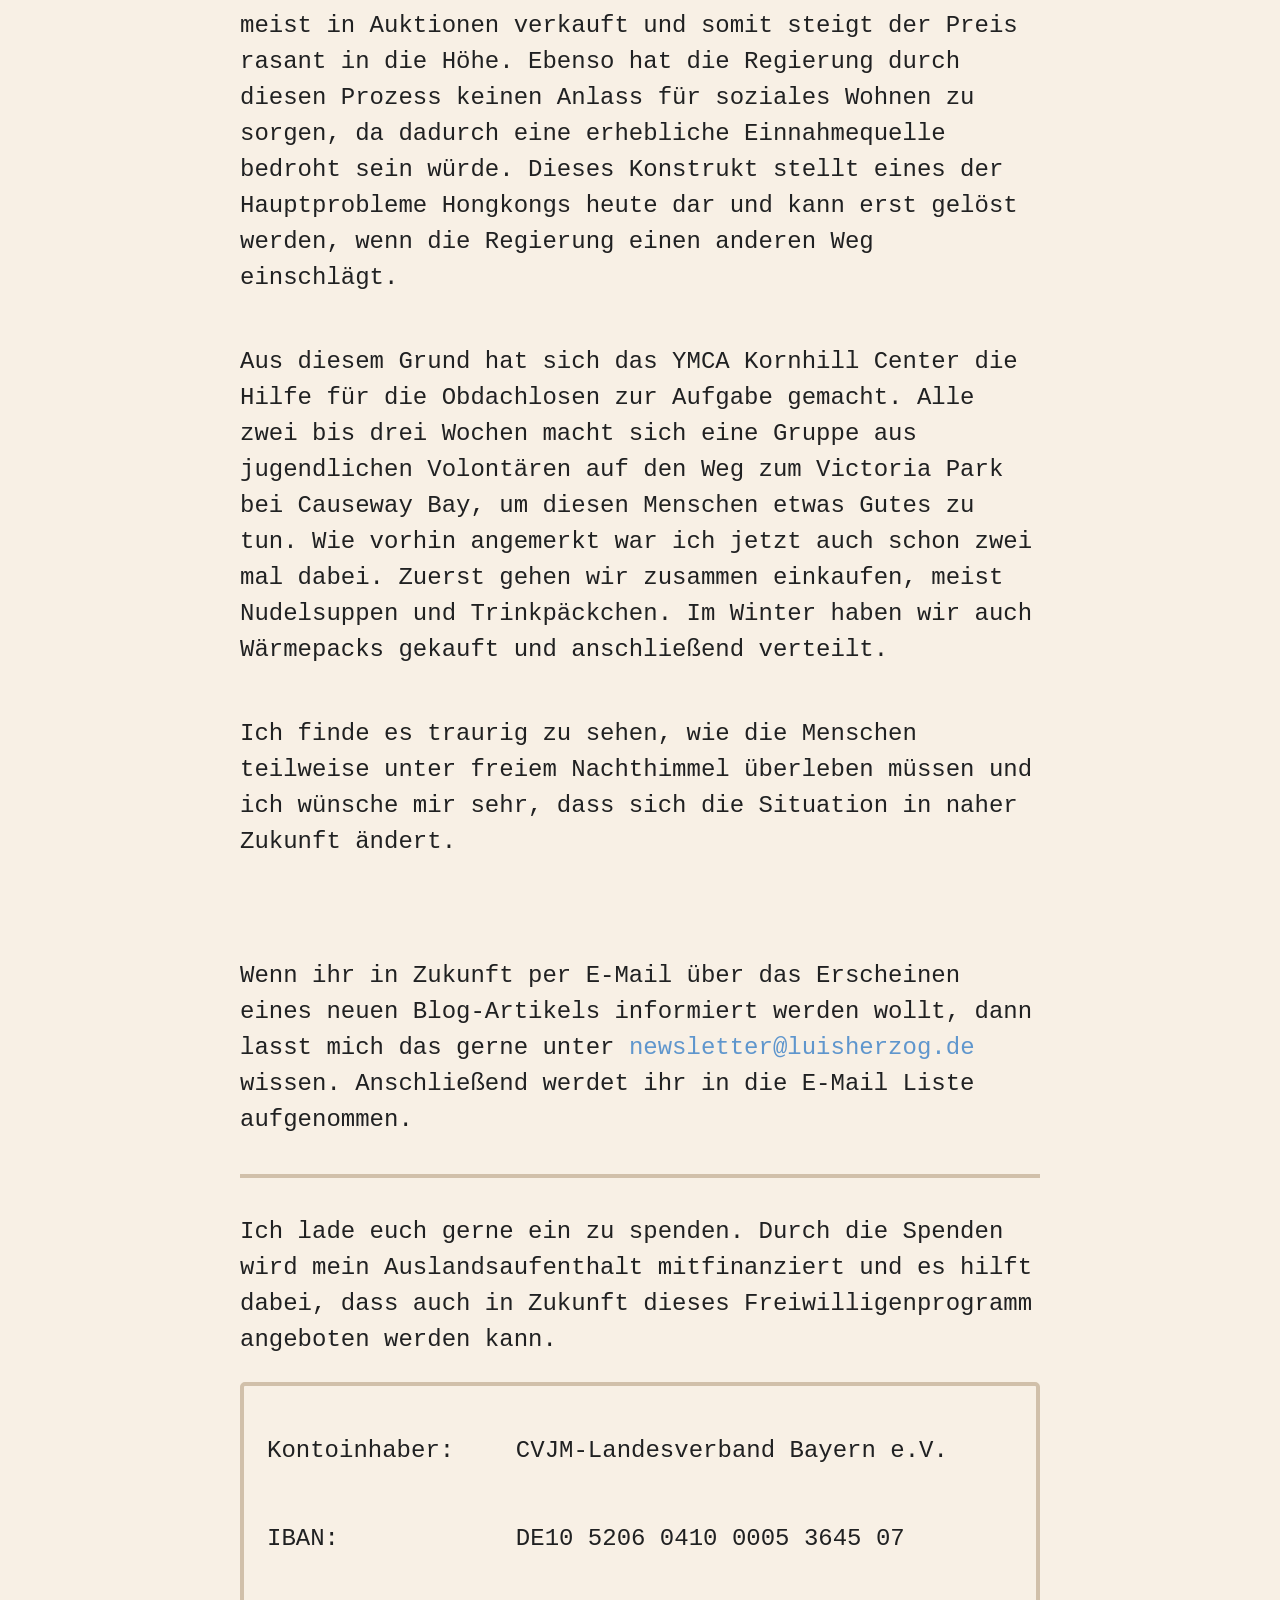
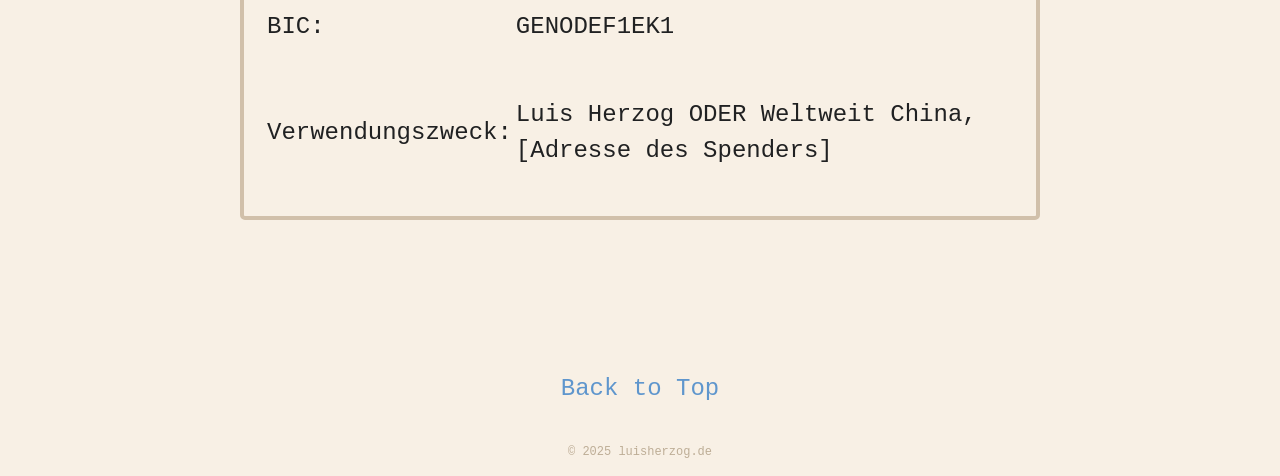
<file: blog/7/index.html>
<!DOCTYPE html>
<html lang="de">
<head>
    <meta charset="UTF-8">
    <meta name="viewport" content="width=device-width, initial-scale=1.0">
    <title>7. Street Sleeper Programm</title>
    <link rel="stylesheet" href="../../static/css/index.css">
    <link rel="shortcut icon" href="../../static/assets/favicon.png" type="image/x-icon">
    <script defer src="../../static/js/theme.js"></script>


</head>
<body>
    <header>
        <nav>
            <ul>
                <li>
                    <a class="link-one" href="../../" >
                        <img class="header-logo" src="../../static/assets/pfp_cropped.png" alt="logo">
                        <p>Home</p>
                    </a>
                </li>
                <li>
                    <a class="link-two" href="../../blog/">
                        <svg class="header-logo" xmlns="http://www.w3.org/2000/svg" viewBox="0 0 512 512"><!--!Font Awesome Free 6.6.0 by @fontawesome - https://fontawesome.com License - https://fontawesome.com/license/free Copyright 2024 Fonticons, Inc.--><path fill="currentColor" d="M192 32c0 17.7 14.3 32 32 32c123.7 0 224 100.3 224 224c0 17.7 14.3 32 32 32s32-14.3 32-32C512 128.9 383.1 0 224 0c-17.7 0-32 14.3-32 32zm0 96c0 17.7 14.3 32 32 32c70.7 0 128 57.3 128 128c0 17.7 14.3 32 32 32s32-14.3 32-32c0-106-86-192-192-192c-17.7 0-32 14.3-32 32zM96 144c0-26.5-21.5-48-48-48S0 117.5 0 144L0 368c0 79.5 64.5 144 144 144s144-64.5 144-144s-64.5-144-144-144l-16 0 0 96 16 0c26.5 0 48 21.5 48 48s-21.5 48-48 48s-48-21.5-48-48l0-224z"/></svg>
                        <p>Blog</p>
                    </a>
                </li>
                <li>
                    <a class="link-three" href="../../projects/">
                        <svg xmlns="http://www.w3.org/2000/svg" viewBox="0 0 576 512"><!--!Font Awesome Free 6.6.0 by @fontawesome - https://fontawesome.com License - https://fontawesome.com/license/free Copyright 2024 Fonticons, Inc.--><path fill="currentColor" d="M413.5 237.5c-28.2 4.8-58.2-3.6-80-25.4l-38.1-38.1C280.4 159 272 138.8 272 117.6l0-12.1L192.3 62c-5.3-2.9-8.6-8.6-8.3-14.7s3.9-11.5 9.5-14l47.2-21C259.1 4.2 279 0 299.2 0l18.1 0c36.7 0 72 14 98.7 39.1l44.6 42c24.2 22.8 33.2 55.7 26.6 86L503 183l8-8c9.4-9.4 24.6-9.4 33.9 0l24 24c9.4 9.4 9.4 24.6 0 33.9l-88 88c-9.4 9.4-24.6 9.4-33.9 0l-24-24c-9.4-9.4-9.4-24.6 0-33.9l8-8-17.5-17.5zM27.4 377.1L260.9 182.6c3.5 4.9 7.5 9.6 11.8 14l38.1 38.1c6 6 12.4 11.2 19.2 15.7L134.9 484.6c-14.5 17.4-36 27.4-58.6 27.4C34.1 512 0 477.8 0 435.7c0-22.6 10.1-44.1 27.4-58.6z"/></svg>
                        <p>Projekte</p>
                    </a>
                </li>
            </ul>
        </nav>
        
        <div class="color-switch-holder">
            <button class="color-switch-button" id="color-switch-button">
                <svg xmlns="http://www.w3.org/2000/svg" viewBox="0 0 384 512"><!--!Font Awesome Free 6.7.2 by @fontawesome - https://fontawesome.com License - https://fontawesome.com/license/free Copyright 2025 Fonticons, Inc.--><path fill="currentColor" d="M223.5 32C100 32 0 132.3 0 256S100 480 223.5 480c60.6 0 115.5-24.2 155.8-63.4c5-4.9 6.3-12.5 3.1-18.7s-10.1-9.7-17-8.5c-9.8 1.7-19.8 2.6-30.1 2.6c-96.9 0-175.5-78.8-175.5-176c0-65.8 36-123.1 89.3-153.3c6.1-3.5 9.2-10.5 7.7-17.3s-7.3-11.9-14.3-12.5c-6.3-.5-12.6-.8-19-.8z"/></svg>
            </button>
            
        </div>
    </header>
    
    <div class="content-holder">
        <div class="content">
            <div id="start"></div>
            <h1 class="intro">7. Street Sleeper Programm</h1>
            <p class="text-dim date">16. Januar 2025</p>
            <hr>
            <p>Willkommen zurück. Heute geht es um ein etwas sensitiveres Thema.</p>
            <p>Bis jetzt liest sich meine Arbeit sicherlich eher wie Freizeitbeschäftigung, statt Praktikum. Dem ist aber nicht so. Heute werde ich von der "dunklen Seite" Hongkongs erzählen und wie meine Arbeit damit zusammenhängt.</p>
            <p>Schon zwei mal habe ich jetzt dem "Street Sleeper" Programm beitreten dürfen. Hierbei geht es darum, Lebensmittel an Obdachlose zu verteilen. Anders als in Deutschland ist das Sozialsystem in Hongkong nämlich nicht so gut ausgebaut. Es gibt so gut wie keine Sozialsicherung und deswegen kann es schnell passieren in die Obdachlosigkeit zu verfallen. Auch aufgrund der Landnutzung in Hongkong und der damit zusammenhängenden Mietpreise ist das schnell möglich.
            </p>
            <p>In Hongkong sind nur 24,1% der totalen Fläche (1110km²) bebauter Grund. Davon sind nur 77km² Wohnraum. Das muss man sich mal auf der Zunge zergehen lassen: Das sind nur 6,9% der gesamten Fläche Hongkongs. Und auf diesen 77km² leben mehr als 7,3 Millionen Menschen. Aus diesem Grund des sehr limitierten Lands sind die Mietpreise extrem hoch. Hongkong zählt auch deswegen als "unerschwinglichste Stadt der Welt".</p>
            <p>Diese Knappheit von Land geht auf die Gesetzgebung/Regierung zurück. in Hongkong besitzt nämlich die Regierung alles Land. Und aufgrund der SEHR geringen Steuern ist die Regierung gezwungen über diesen Landbesitz ihr Geld einzutreiben. Das Land wird meist in Auktionen verkauft und somit steigt der Preis rasant in die Höhe. Ebenso hat die Regierung durch diesen Prozess keinen Anlass für soziales Wohnen zu sorgen, da dadurch eine erhebliche Einnahmequelle bedroht sein würde. Dieses Konstrukt stellt eines der Hauptprobleme Hongkongs heute dar und kann erst gelöst werden, wenn die Regierung einen anderen Weg einschlägt. </p>
            <p>Aus diesem Grund hat sich das YMCA Kornhill Center die Hilfe für die Obdachlosen zur Aufgabe gemacht. Alle zwei bis drei Wochen macht sich eine Gruppe aus jugendlichen Volontären auf den Weg zum Victoria Park bei Causeway Bay, um diesen Menschen etwas Gutes zu tun. Wie vorhin angemerkt war ich jetzt auch schon zwei mal dabei. Zuerst gehen wir zusammen einkaufen, meist Nudelsuppen und Trinkpäckchen. Im Winter haben wir auch Wärmepacks gekauft und anschließend verteilt.</p>
            <p>Ich finde es traurig zu sehen, wie die Menschen teilweise unter freiem Nachthimmel überleben müssen und ich wünsche mir sehr, dass sich die Situation in naher Zukunft ändert.</p>




            <div class="pre-footer">
                <p>Wenn ihr in Zukunft per E-Mail über das Erscheinen eines neuen Blog-Artikels informiert werden wollt, dann lasst mich das gerne unter <a href="mailto:newsletter@luisherzog.de">newsletter@luisherzog.de</a> wissen. Anschließend werdet ihr in die E-Mail Liste aufgenommen.</p>
                <hr>
                <p>Ich lade euch gerne ein zu spenden. Durch die Spenden wird mein Auslandsaufenthalt mitfinanziert und es hilft dabei, dass auch in Zukunft dieses Freiwilligenprogramm angeboten werden kann.
                </p>
                <table id="spenden-tabelle">
                    <tbody>
                        <tr>
                            <td><p>Kontoinhaber: </p></td>
                            <td><p>CVJM-Landesverband Bayern e.V.</p></td>
                        </tr>
                        <tr>
                            <td><p>IBAN:</p></td>
                            <td><p>DE10 5206 0410 0005 3645 07</p></td>
                        </tr>
                        <tr>
                            <td><p>BIC:</p></td>
                            <td><p>GENODEF1EK1</p></td>
                        </tr>
                        <tr>
                            <td><p>Verwendungszweck:</p></td>
                            <td><p>Luis Herzog ODER Weltweit China, [Adresse des Spenders]</p></td>
                        </tr>
                    </tbody>
                </table>
                <br>

                <a href="#start" class="flex-center">
                    <p>Back to Top</p>

                </a>
            </div>
        </div>
    </div>
    <footer>
        <p class="text-dim">© 2025 luisherzog.de</p>
    </footer>
</body>
</html>
</file>
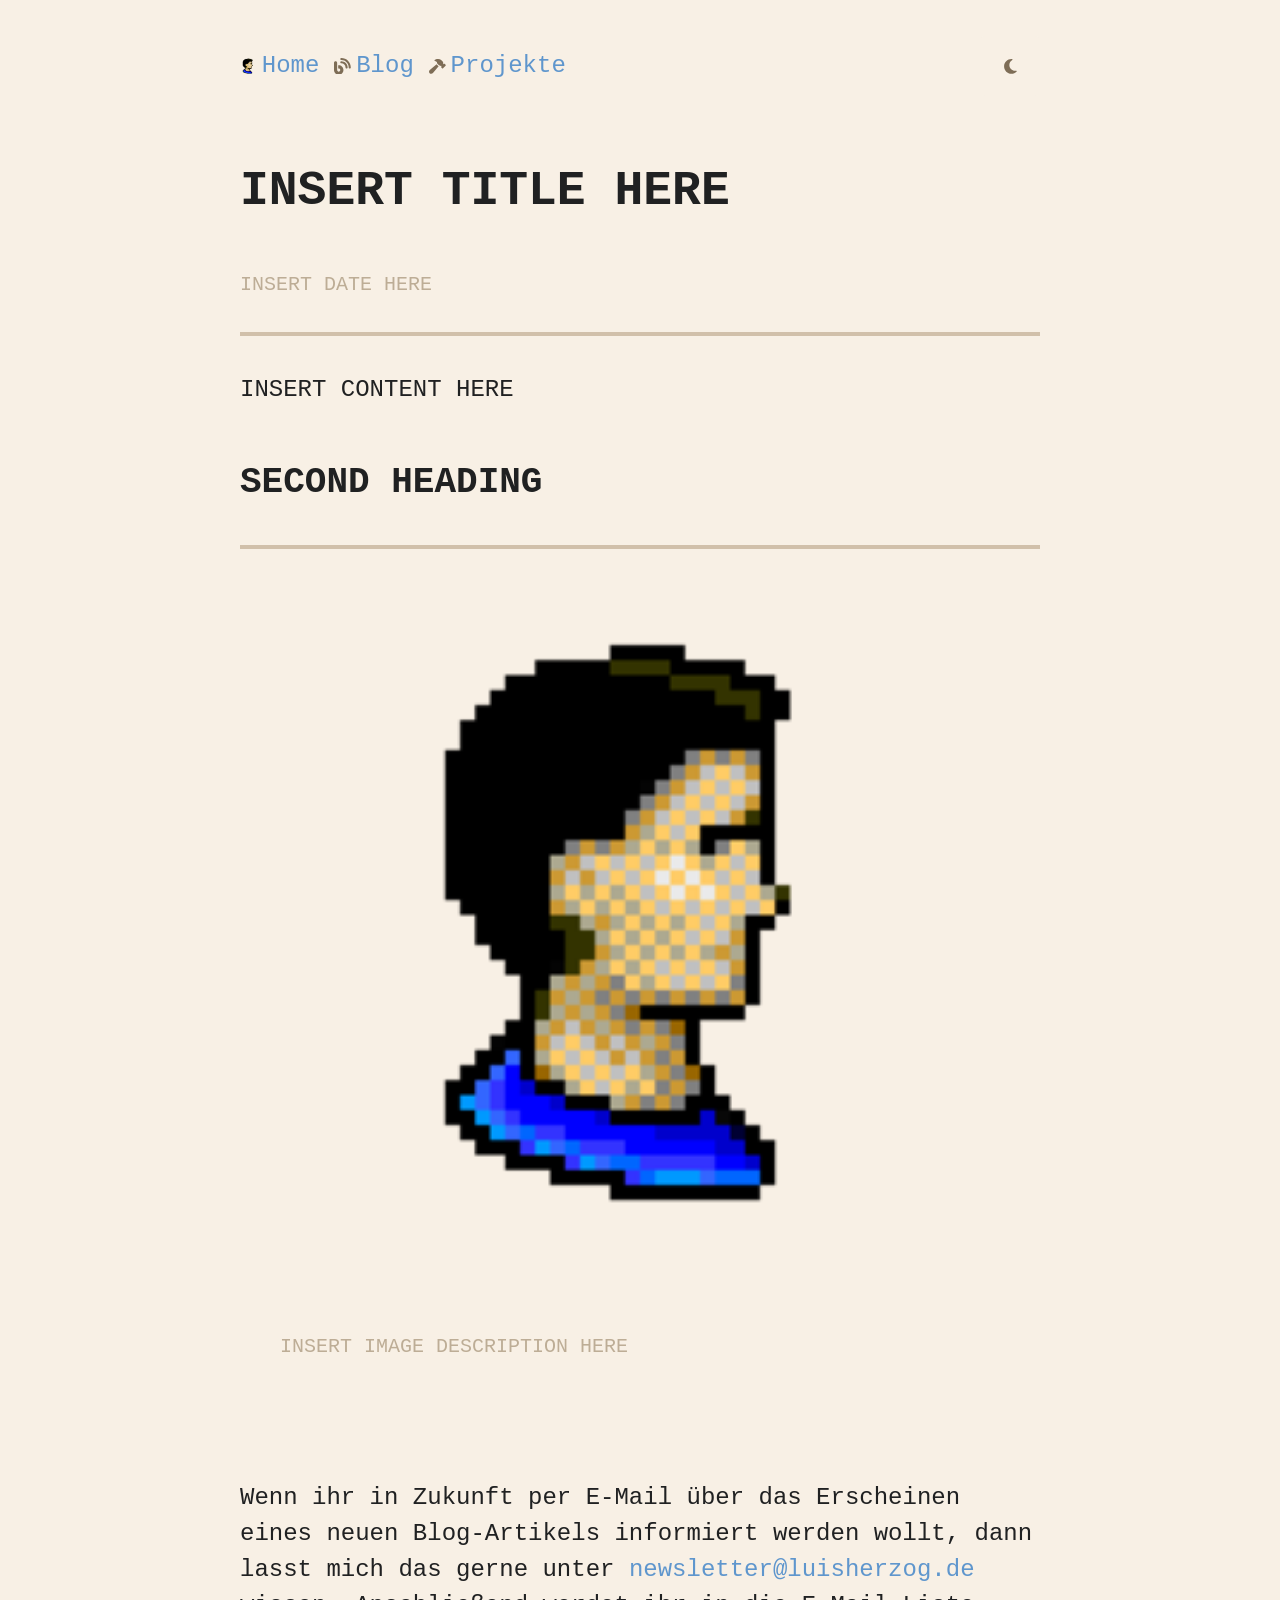
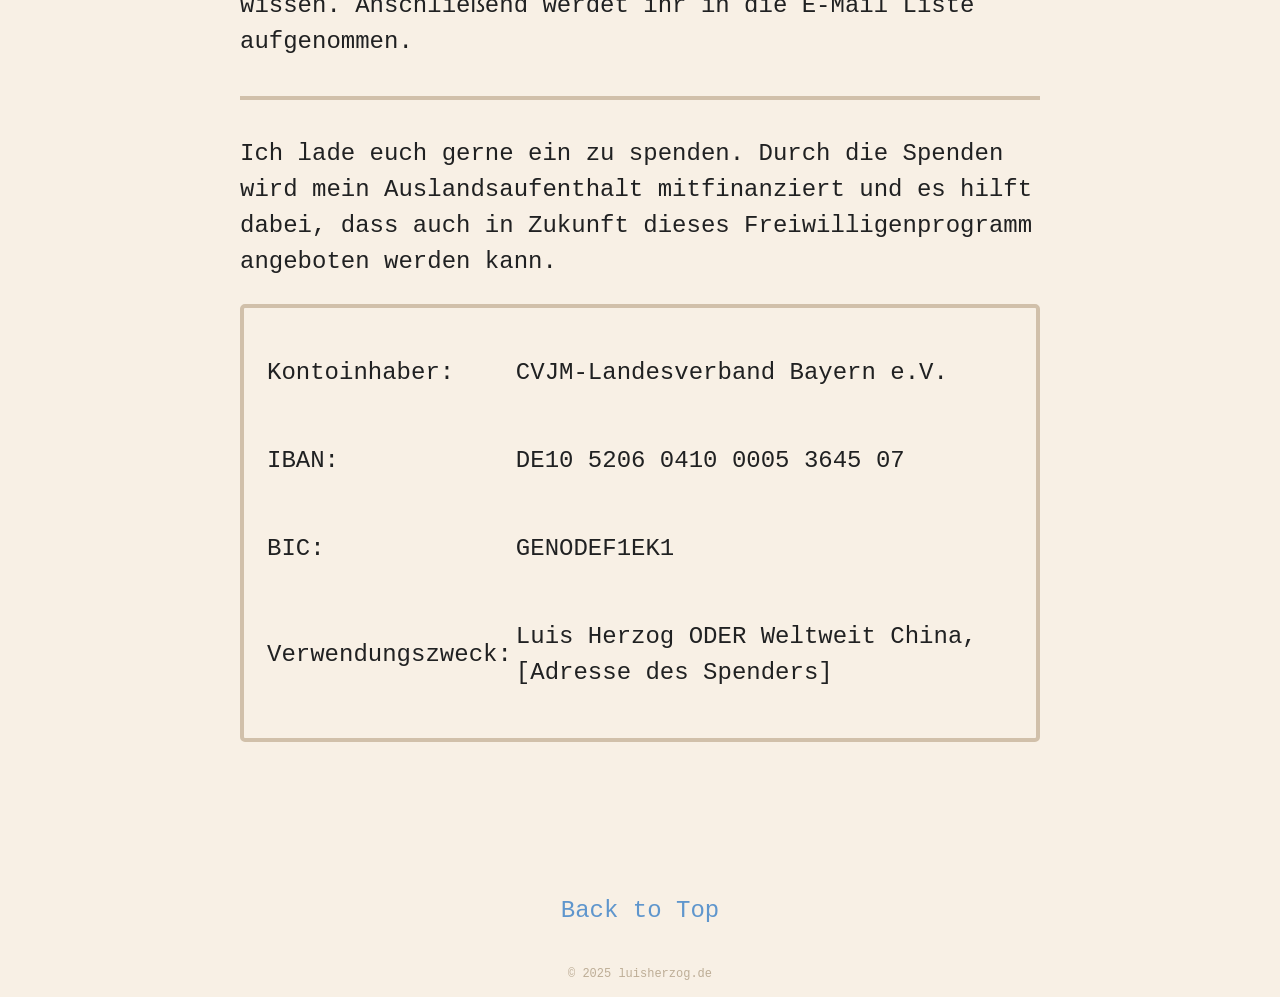
<file: archive/blog-template.html>
<!DOCTYPE html>
<html lang="de">
<head>
    <meta charset="UTF-8">
    <meta name="viewport" content="width=device-width, initial-scale=1.0">
    <title>7. Street Sleeper Programm</title>
    <link rel="stylesheet" href="../../static/css/index.css">
    <link rel="shortcut icon" href="../../static/assets/favicon.png" type="image/x-icon">
    <script defer src="../../static/js/theme.js"></script>


</head>
<body>
    <header>
        <nav>
            <ul>
                <li>
                    <a class="link-one" href="../../" >
                        <img class="header-logo" src="../../static/assets/pfp_cropped.png" alt="logo">
                        <p>Home</p>
                    </a>
                </li>
                <li>
                    <a class="link-two" href="../../blog/">
                        <svg class="header-logo" xmlns="http://www.w3.org/2000/svg" viewBox="0 0 512 512"><!--!Font Awesome Free 6.6.0 by @fontawesome - https://fontawesome.com License - https://fontawesome.com/license/free Copyright 2024 Fonticons, Inc.--><path fill="currentColor" d="M192 32c0 17.7 14.3 32 32 32c123.7 0 224 100.3 224 224c0 17.7 14.3 32 32 32s32-14.3 32-32C512 128.9 383.1 0 224 0c-17.7 0-32 14.3-32 32zm0 96c0 17.7 14.3 32 32 32c70.7 0 128 57.3 128 128c0 17.7 14.3 32 32 32s32-14.3 32-32c0-106-86-192-192-192c-17.7 0-32 14.3-32 32zM96 144c0-26.5-21.5-48-48-48S0 117.5 0 144L0 368c0 79.5 64.5 144 144 144s144-64.5 144-144s-64.5-144-144-144l-16 0 0 96 16 0c26.5 0 48 21.5 48 48s-21.5 48-48 48s-48-21.5-48-48l0-224z"/></svg>
                        <p>Blog</p>
                    </a>
                </li>
                <li>
                    <a class="link-three" href="../../projects/">
                        <svg xmlns="http://www.w3.org/2000/svg" viewBox="0 0 576 512"><!--!Font Awesome Free 6.6.0 by @fontawesome - https://fontawesome.com License - https://fontawesome.com/license/free Copyright 2024 Fonticons, Inc.--><path fill="currentColor" d="M413.5 237.5c-28.2 4.8-58.2-3.6-80-25.4l-38.1-38.1C280.4 159 272 138.8 272 117.6l0-12.1L192.3 62c-5.3-2.9-8.6-8.6-8.3-14.7s3.9-11.5 9.5-14l47.2-21C259.1 4.2 279 0 299.2 0l18.1 0c36.7 0 72 14 98.7 39.1l44.6 42c24.2 22.8 33.2 55.7 26.6 86L503 183l8-8c9.4-9.4 24.6-9.4 33.9 0l24 24c9.4 9.4 9.4 24.6 0 33.9l-88 88c-9.4 9.4-24.6 9.4-33.9 0l-24-24c-9.4-9.4-9.4-24.6 0-33.9l8-8-17.5-17.5zM27.4 377.1L260.9 182.6c3.5 4.9 7.5 9.6 11.8 14l38.1 38.1c6 6 12.4 11.2 19.2 15.7L134.9 484.6c-14.5 17.4-36 27.4-58.6 27.4C34.1 512 0 477.8 0 435.7c0-22.6 10.1-44.1 27.4-58.6z"/></svg>
                        <p>Projekte</p>
                    </a>
                </li>
            </ul>
        </nav>
        
        <div class="color-switch-holder">
            <button class="color-switch-button" id="color-switch-button">
                <svg xmlns="http://www.w3.org/2000/svg" viewBox="0 0 384 512"><!--!Font Awesome Free 6.7.2 by @fontawesome - https://fontawesome.com License - https://fontawesome.com/license/free Copyright 2025 Fonticons, Inc.--><path fill="currentColor" d="M223.5 32C100 32 0 132.3 0 256S100 480 223.5 480c60.6 0 115.5-24.2 155.8-63.4c5-4.9 6.3-12.5 3.1-18.7s-10.1-9.7-17-8.5c-9.8 1.7-19.8 2.6-30.1 2.6c-96.9 0-175.5-78.8-175.5-176c0-65.8 36-123.1 89.3-153.3c6.1-3.5 9.2-10.5 7.7-17.3s-7.3-11.9-14.3-12.5c-6.3-.5-12.6-.8-19-.8z"/></svg>
            </button>
            
        </div>
    </header>
    
    <div class="content-holder">
        <div class="content">
            <div id="start"></div>
            <h1 class="intro">INSERT TITLE HERE</h1>
            <p class="text-dim date">INSERT DATE HERE</p>
            <hr>
            <p>INSERT CONTENT HERE</p>
            <h2>SECOND HEADING</h2>
            <hr>
            <figure>
                <img src="/static/assets/favicon.png" alt="Mall mit Dekoration">
                <figcaption>
                    <p class="text-dim date">INSERT IMAGE DESCRIPTION HERE</p>
                </figcaption>
            </figure>

            <div class="pre-footer">
                <p>Wenn ihr in Zukunft per E-Mail über das Erscheinen eines neuen Blog-Artikels informiert werden wollt, dann lasst mich das gerne unter <a href="mailto:newsletter@luisherzog.de">newsletter@luisherzog.de</a> wissen. Anschließend werdet ihr in die E-Mail Liste aufgenommen.</p>
                <hr>
                <p>Ich lade euch gerne ein zu spenden. Durch die Spenden wird mein Auslandsaufenthalt mitfinanziert und es hilft dabei, dass auch in Zukunft dieses Freiwilligenprogramm angeboten werden kann.
                </p>
                <table id="spenden-tabelle">
                    <tbody>
                        <tr>
                            <td><p>Kontoinhaber: </p></td>
                            <td><p>CVJM-Landesverband Bayern e.V.</p></td>
                        </tr>
                        <tr>
                            <td><p>IBAN:</p></td>
                            <td><p>DE10 5206 0410 0005 3645 07</p></td>
                        </tr>
                        <tr>
                            <td><p>BIC:</p></td>
                            <td><p>GENODEF1EK1</p></td>
                        </tr>
                        <tr>
                            <td><p>Verwendungszweck:</p></td>
                            <td><p>Luis Herzog ODER Weltweit China, [Adresse des Spenders]</p></td>
                        </tr>
                    </tbody>
                </table>
                <br>

                <a href="#start" class="flex-center">
                    <p>Back to Top</p>

                </a>
            </div>
        </div>
    </div>
    <footer>
        <p class="text-dim">© 2025 luisherzog.de</p>
    </footer>
</body>
</html>
</file>
<file: static/css/index.css>
@font-face {
    font-family: ibm-plex-mono;
    src: url(../fonts/IBMPlexMono-Medium.ttf);
}

@font-face {
    font-family: ibm-plex-mono-italic;
    src: url(../fonts/IBMPlexMono-MediumItalic.ttf);
}

@font-face {
    font-family: ibm-plex-mono-bold;
    src: url(../fonts/IBMPlexMono-Bold.ttf);
}


* {
    scroll-behavior: smooth;
}

html {
    font-family: monospace;
    font-size: 1.5rem;

    /* colors */

    
    /* light */
    --light-pre: #FFFFFF; 
    --light-bg-main: #FFFFFF;
    --light-bg-secondary: #F3F4F6;
    --light-bg-tertiary: #EDEFF2;

    --light-text-main: #202122;
    --light-text-secondary: #636C7E;
    --light-text-dim: #B0B6C1;
    --light-text-link: #5F96CD;
    --light-text-link-hover: #39597a;
    --light-text-divider: #D3D5D9;

    /* paper */
    --paper-preview: #F8F0E5;
    --paper-bg-main: #F8F0E5;
    --paper-bg-tertiary: #EBDAC4;
    --paper-bg-secondary: #F4E8D7;

    --paper-text-main: #202122;
    --paper-text-secondary: #7E6D56;
    --paper-text-dim: #BDAD96;
    --paper-text-link: #5F96CD;
    --paper-text-divider: #D1C0AA;


    /* dark */
    --dark-preview: #191A1A;
    --dark-bg-main: #191A1A;
    --dark-bg-secondary: #222222;
    --dark-bg-tertiary: #303030;

    --dark-text-main: #D9D9D9;
    --dark-text-secondary: #AEAEAE;
    --dark-text-dim: #8A8A8A;
    --dark-text-link: #5F96CD;
    --dark-text-divider: #515151;

    /* black */
    --black-preview: #000000;
    --black-bg-main: #000000;
    --black-bg-secondary: #141414;
    --black-bg-tertiary: #2A2A2A;

    --black-text-main: #B5B5B5;
    --black-text-secondary: #D9D9D9;
    --black-text-dim: #929292;
    --black-text-link: #F9C84B;
    --black-text-divider: #383838;

    /* moon */
    --moon-preview: #3E4254;
    --moon-bg-main: #282B38;
    --moon-bg-secondary: #343746;
    --moon-bg-tertiary: #3E4254;

    --moon-text-main: #D9D9D9;
    --moon-text-secondary: #BDC0CF;
    --moon-text-dim: #818698;
    --moon-text-link: #7B9BBA;
    --moon-text-divider: #51576E;

    /* sam */
    --sam-preview: #F3CE4B;
    --sam-bg-main: #1B1337;
    --sam-bg-secondary: #F3CE4B;
    --sam-bg-tertiary: #3A2743;

    --sam-text-main: #E1E0DA;
    --sam-text-secondary: #F3CE4B;
    --sam-text-dim: #9E9E9E;
    --sam-text-link: #D75EBC;
    --sam-text-divider: #3B3161;

    /* retro */
    --retro-preview: #D85251;
    --retro-bg-main: #F6F1E9;
    --retro-bg-secondary: #F3E7DE;
    --terto-bg-tertiary: #D5C9E8;

    --retro-text-main: #2C2C2C;
    --retro-text-secondary: #AE794B;
    --retro-text-dim: #AFA9A5;
    --retro-text-link: #D85251;
    --retro-text-divider: #E4DBD2;



    
}

/* themeing */


[data-theme="light"]{
    --bg-main: #FFFFFF;
    --bg-secondary: #F3F4F6;
    --bg-tertiary: #EDEFF2;

    --text-main: #202122;
    --text-secondary: #636C7E;
    --text-dim: #B0B6C1;
    --text-link: #5F96CD;
    --text-link-hover: #4a749e;
    --text-divider: #D3D5D9;

}

[data-theme="dark"]{
    --bg-main: #191A1A;
    --bg-secondary: #222222;
    --bg-tertiary: #303030;

    --text-main: #D9D9D9;
    --text-secondary: #AEAEAE;
    --text-dim: #8A8A8A;
    --text-link: #5F96CD;
    --text-link-hover: #4a749e;
    --text-divider: #515151;

}

[data-theme="paper"]{
    --bg-main: #F8F0E5;
    --bg-tertiary: #EBDAC4;
    --bg-secondary: #F4E8D7;

    --text-main: #202122;
    --text-secondary: #7E6D56;
    --text-dim: #BDAD96;
    --text-link: #5F96CD;
    --text-link-hover: #4a749e;
    --text-divider: #D1C0AA;

}

[data-theme="black"]{
    --bg-main: #000000;
    --bg-secondary: #141414;
    --bg-tertiary: #2A2A2A;

    --text-main: #B5B5B5;
    --text-secondary: #D9D9D9;
    --text-dim: #929292;
    --text-link: #F9C84B;
    --text-link-hover: #c49d3b;
    --text-divider: #383838;

}

[data-theme="moon"]{
    --bg-main: #282B38;
    --bg-secondary: #343746;
    --bg-tertiary: #3E4254;

    --text-main: #D9D9D9;
    --text-secondary: #BDC0CF;
    --text-dim: #818698;
    --text-link: #7B9BBA;
    --text-link-hover: #5f7891;
    --text-divider: #51576E;

}

[data-theme="sam"]{
    --bg-main: #1B1337;
    --bg-secondary: #F3CE4B;
    --bg-tertiary: #3A2743;

    --text-main: #E1E0DA;
    --text-secondary: #F3CE4B;
    --text-dim: #9E9E9E;
    --text-link: #D75EBC;
    --text-link-hover: #D75EBC;
    --text-divider: #3B3161;

}

[data-theme="retro"]{
    --bg-main: #F6F1E9;
    --bg-secondary: #F3E7DE;
    --bg-tertiary: #D5C9E8;

    --text-main: #2C2C2C;
    --text-secondary: #AE794B;
    --text-dim: #AFA9A5;
    --text-link: #D85251;
    --text-divider: #E4DBD2;

}

body {
    margin: 0px;
    display: grid;
    place-content: center;
    background-color: var(--bg-main);
}

[class="bg-secondary"]{
    background-color: var(--bg-secondary);
}

[class="bg-tertiary"]{
    background-color: var(--bg-tertiary);
}

p {
    color: var(--text-main);
}

p[class="text-secondary"]{
    color: var(--text-secondary);
}

p[class="text-dim"]{
    color: var(--text-dim);
}

a {
    text-decoration: none;
    color: var(--text-link);
}

a > p {
    color: var(--text-link);
}

a:hover {
    color: var(--text-link-hover);
}

a > p:hover {
    color: var(--text-link-hover);
}

hr {
    width: 100%;
    height: 4px;
    background-color: var(--text-divider);
    box-shadow: none;
    border: none;
}

svg {
    color: var(--text-secondary);
}

.view360-canvas {
    border-radius: 5px;
}

.view360-canvas:focus {
    display: none;
}

header {
    
    position: sticky;
    display: grid;
    top: 0px;
    margin: 0px;
    width: 800px;
    /*height: 100px;*/
    z-index: 1;
    background-color: var(--bg-main);
    filter: blur(0px);
    grid-template-columns: auto auto;
    overflow-y: clip;


}

header > nav {
    justify-self: start;
    align-self: center;
}

header a {
    display: flex;
    align-items: center;
    gap: 5px;
}

header ul {
    padding: 0;
    display: flex;
    align-items: center;
    gap: 15px;
    list-style-type: none;

}

header img {
    display: inline-block;
    width: 0.7rem;
    height: 0.7rem;
    margin: 0;
}

header svg {
    display: inline-block;
    width: 0.7rem;
    height: 0.7rem;
    margin: 0;
}

.color-switch-holder {
    align-self: center;
    justify-self: end;
}

#dark {
    accent-color: var(--dark-preview);
}

#black {
    accent-color: var(--black-preview);
}

#light {
    accent-color: var(--light-preview);
}

#paper {
    accent-color: var(--paper-preview);
}

#moon {
    accent-color: var(--moon-preview);
}

#sam {
    accent-color: var(--sam-preview);
}

#retro {
    accent-color: var(--retro-preview)
}

.date {
    font-size: smaller;
}

h1 {
    font-weight: bold;
    color: var(--text-main);
}

h2 {
    font-weight: bolder;
    color: var(--text-main);
}

p {
    line-height: 1.5;
}

button {
    display: flex;
    align-items: center;
    justify-content: center;
    border: none;
    background-color: var(--bg-main);
    border-radius: 5px;
    
}

button:hover {
    background-color: var(--bg-secondary);
    cursor: pointer;
}

button:focus {
    border-color: var(--text-dim);
}

.color-switch-button {
    height: 2.5rem;
    width: 2.5rem;
    border-color: red;
    border-width: 10px;
}

.text-dim {
    color: var(--text-dim);
}

.content-holder {
    display: grid;
    justify-content: center;
}

.content {
    display: grid;
    width: 800px;
    
}

.content img {
    border-radius: 10px;
    width: 100%
}

.content iframe {
    border-radius: 15px;
    width: 100%;
}

.content .view360-canvas {
    border-radius: 30px;
    width: 100%;
} 

.content video {
    border-radius: 5px;
    width: 100%;
}

.intro {
    justify-self: start;
}

.pre-footer {
    width: 100%;
    display: flex;
    flex-direction: column;
    justify-content: center;
    place-content: center;
    margin-top: 50px;
}


#spenden-tabelle {
    padding: 20px;
    border-radius: 5px;
    border: 4px solid var(--text-divider);
    display: table;
    width: 100%;
    overflow: hidden;
    margin-bottom: 100px;
}

td {
    word-wrap: break-word;
}

.flex-center {
    display: flex;
    flex-direction: column;
    justify-content: center;
    align-items: center;
}

footer {
    display: flex;
    flex-direction: column;
    align-items: center;
}

footer p {
    font-size: small;
}



@media screen and (max-width: 900px){

    * {
        font-size: 1rem;
    }

    header {
        width: 95vw;
    }

    .content {
        width: 95vw;
    }

    hr {
        height: 2px;
    }
}

@media screen and (max-width: 700px) {
    
    * {
        font-size: 0.7rem;
    }

    #spenden-tabelle {
        padding: 0px;
    }
    



}
</file>
